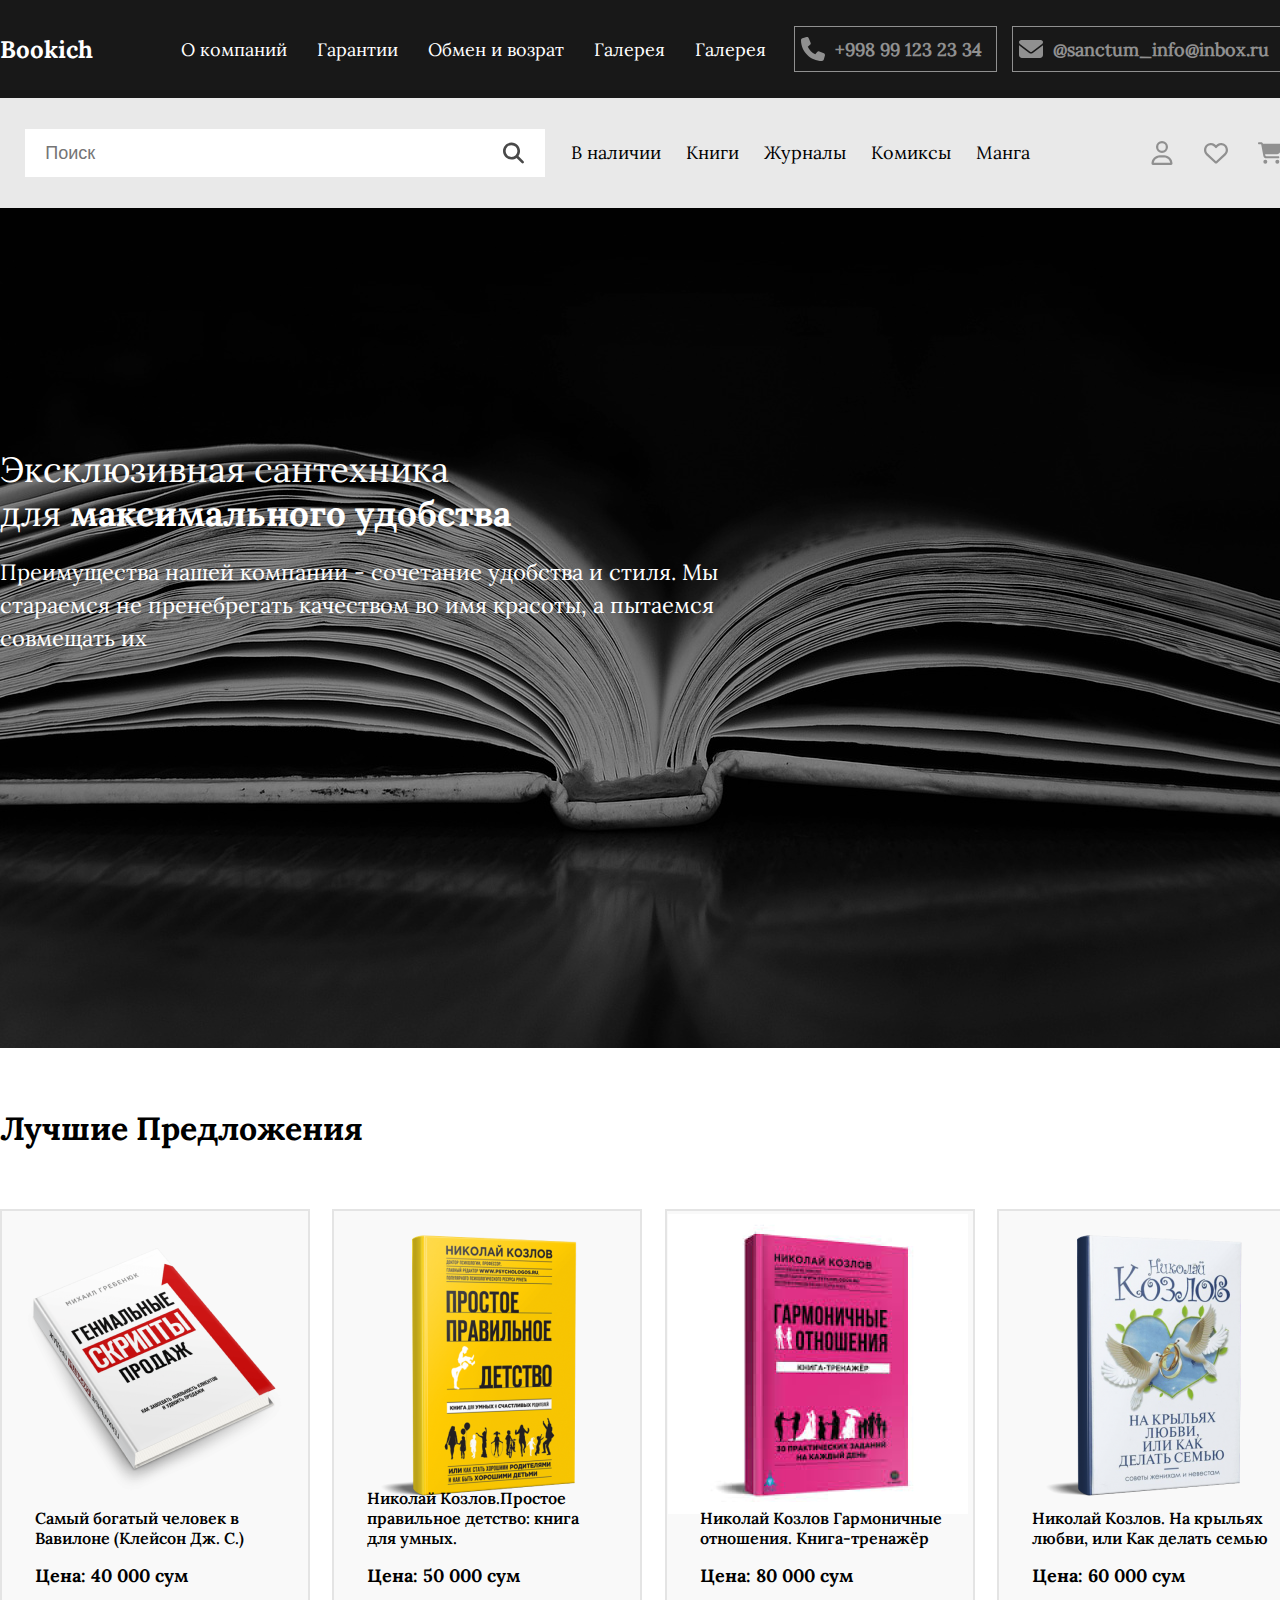
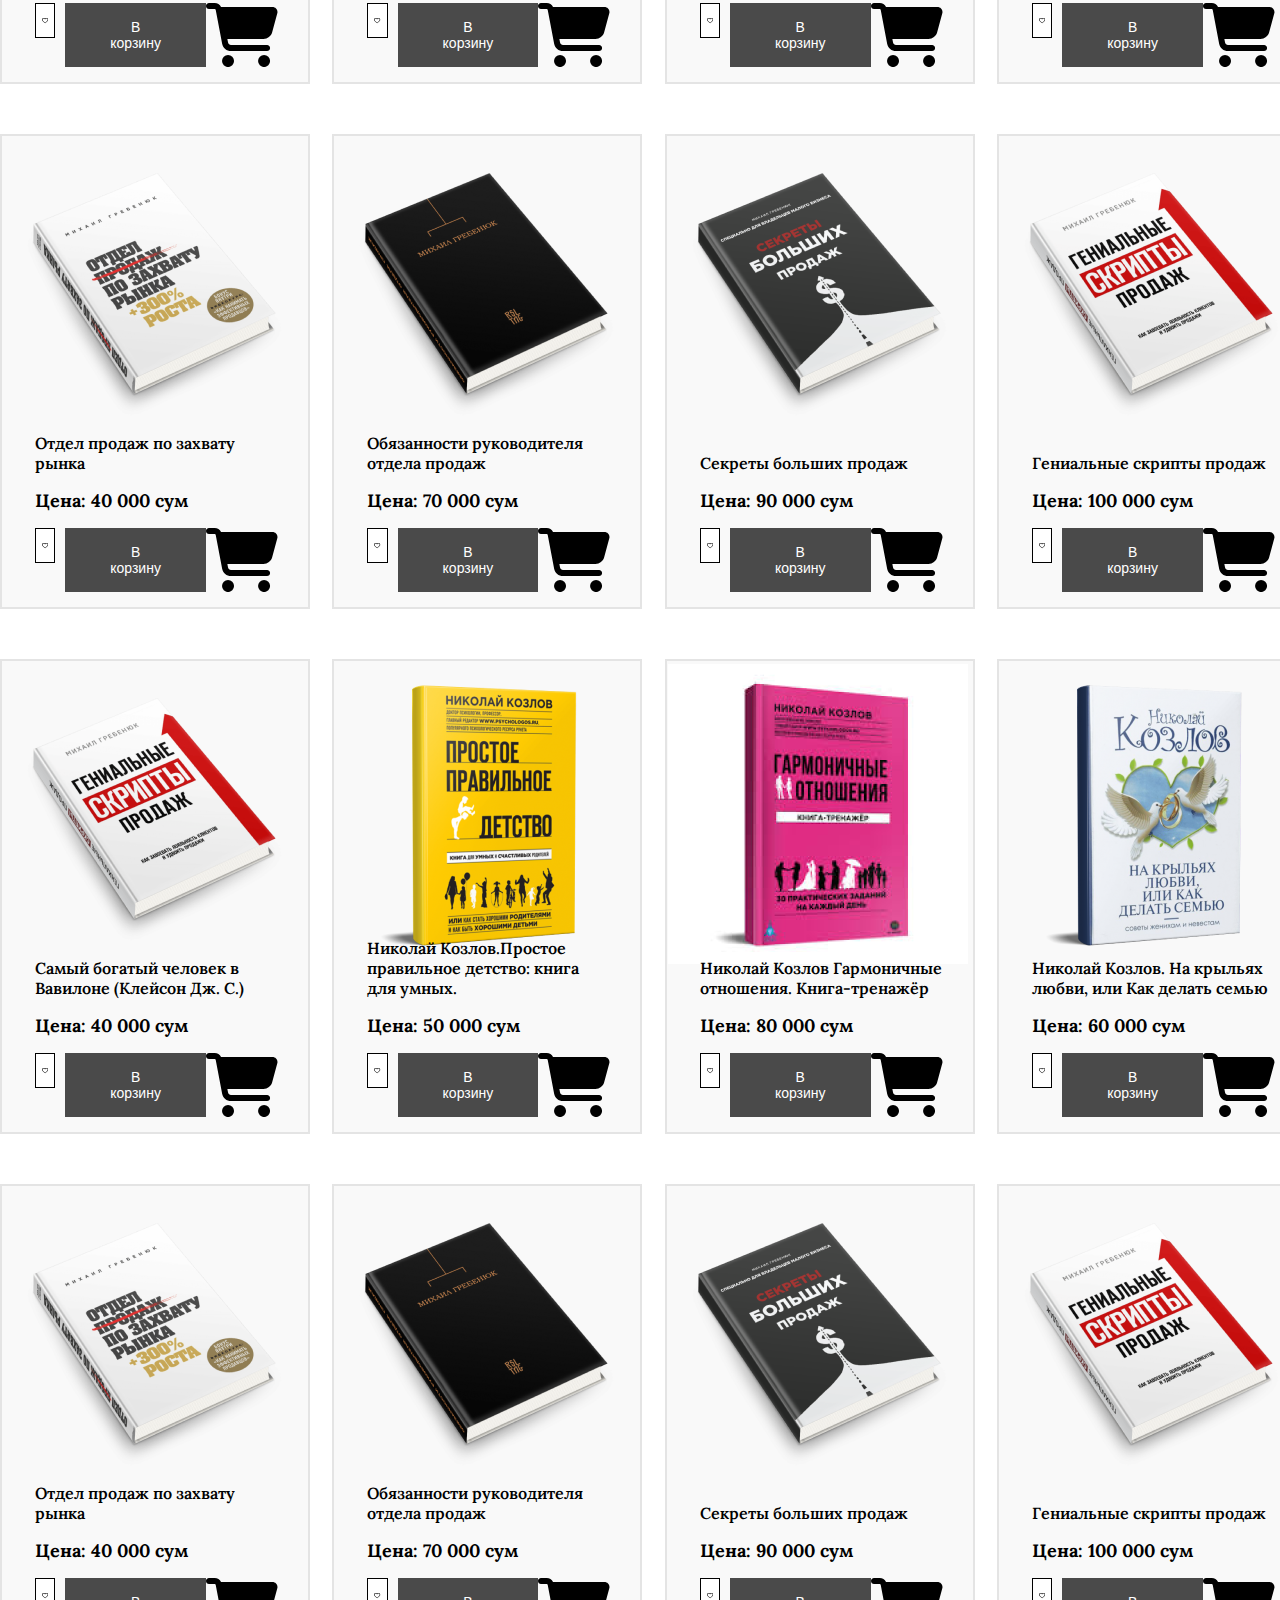
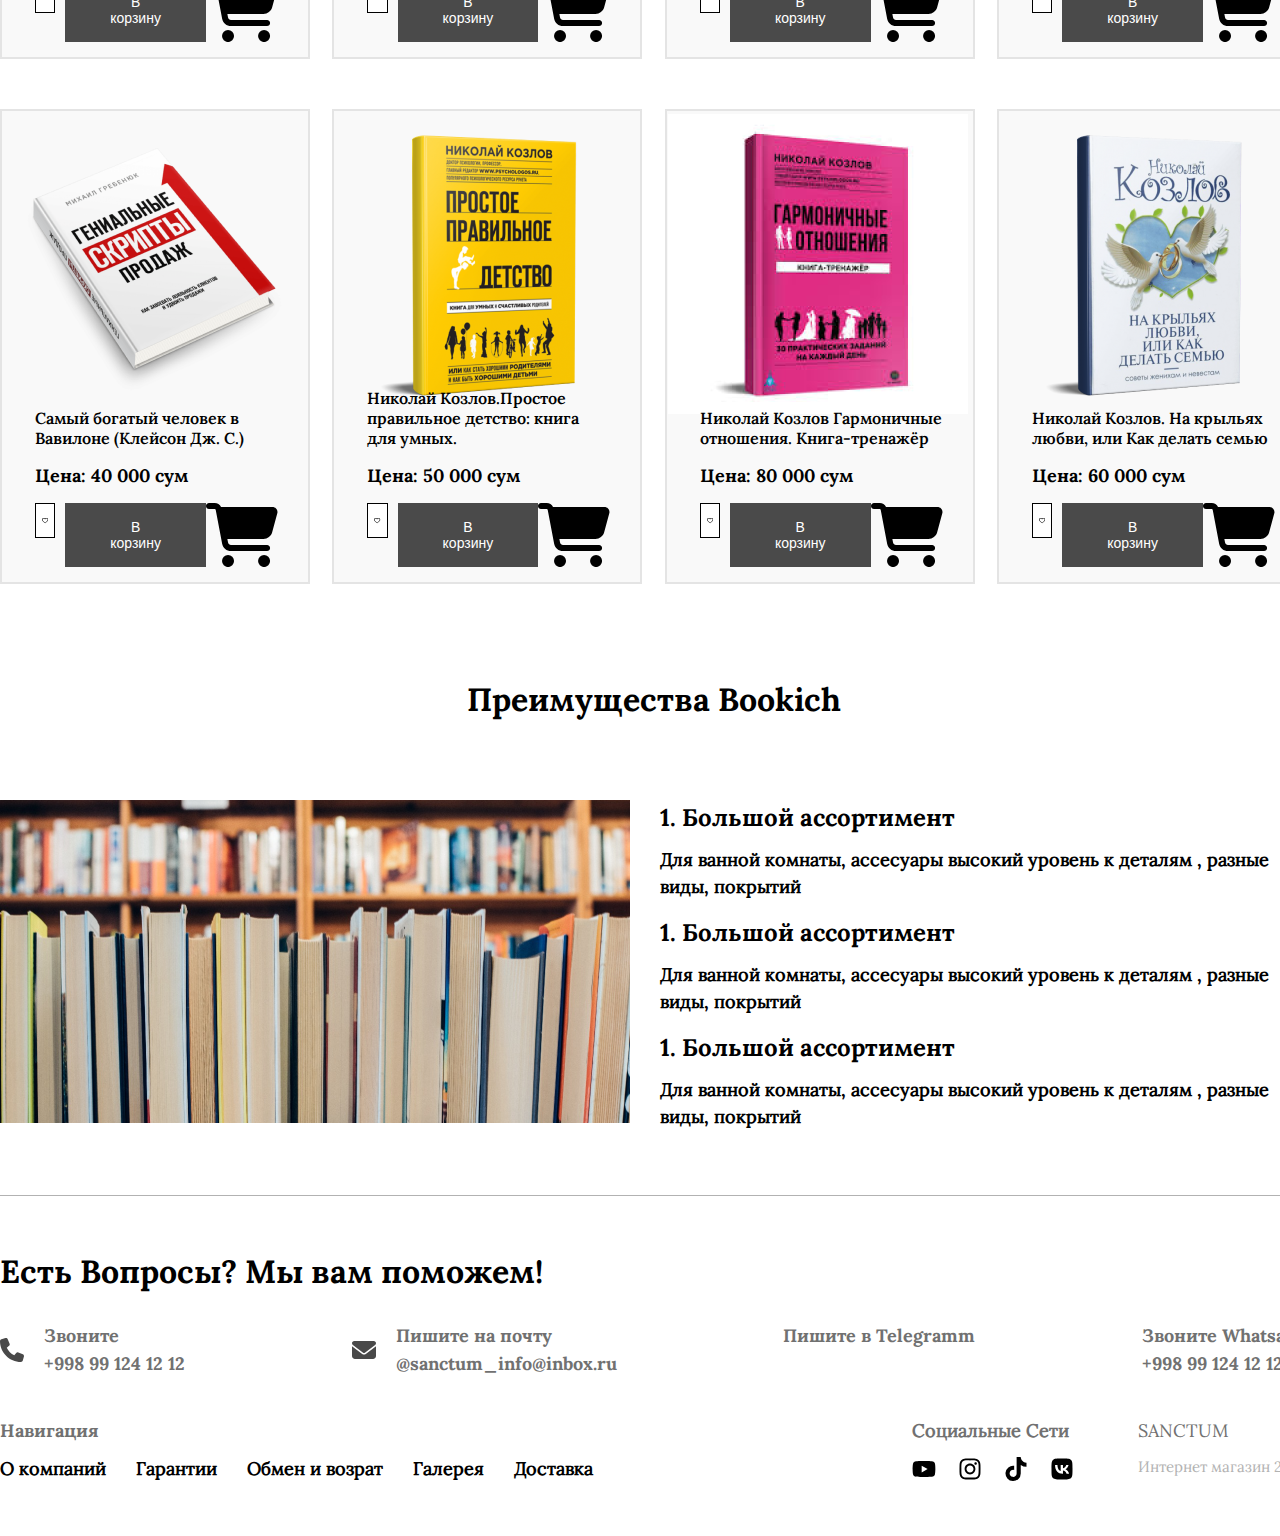
<file: pages/index.html>
<!DOCTYPE html>
<html lang="en">
  <head>
    <meta charset="UTF-8" />
    <meta name="viewport" content="width=device-width, initial-scale=1.0" />
    <title>Bookich</title>
    <link rel="stylesheet" href="../styles/main.css" />
  </head>
  <body>
    <div class="box1">
      <div class="box1__wrap container">
        <a href="./index.html" class="box1__title">Bookich</a>
        <div class="box1__list">
          <a href="./about.html" class="box1__link">О компаний</a>
          <a href="#" class="box1__link">Гарантии</a>
          <a href="#" class="box1__link">Обмен и возрат</a>
          <a href="./instock.html" class="box1__link">Галерея</a>
          <a href="./instock.html" class="box1__link">Галерея</a>
        </div>
        <div class="box1__wrap2">
          <a href="tel:+998 99 123 23 34" class="box1__link2"
            ><svg
              xmlns="http://www.w3.org/2000/svg"
              viewBox="0 0 512 512"
              class="box1__svg"
            >
              <path
                d="M164.9 24.6c-7.7-18.6-28-28.5-47.4-23.2l-88 24C12.1 30.2 0 46 0 64C0 311.4 200.6 512 448 512c18 0 33.8-12.1 38.6-29.5l24-88c5.3-19.4-4.6-39.7-23.2-47.4l-96-40c-16.3-6.8-35.2-2.1-46.3 11.6L304.7 368C234.3 334.7 177.3 277.7 144 207.3L193.3 167c13.7-11.2 18.4-30 11.6-46.3l-40-96z"
              />
            </svg>
            +998 99 123 23 34</a
          >
          <a href="mailto:@sanctum_info@inbox.ru" class="box1__link2"
            ><svg
              xmlns="http://www.w3.org/2000/svg"
              viewBox="0 0 512 512"
              class="box1__svg"
            >
              <path
                d="M48 64C21.5 64 0 85.5 0 112c0 15.1 7.1 29.3 19.2 38.4L236.8 313.6c11.4 8.5 27 8.5 38.4 0L492.8 150.4c12.1-9.1 19.2-23.3 19.2-38.4c0-26.5-21.5-48-48-48H48zM0 176V384c0 35.3 28.7 64 64 64H448c35.3 0 64-28.7 64-64V176L294.4 339.2c-22.8 17.1-54 17.1-76.8 0L0 176z"
              />
            </svg>
            @sanctum_info@inbox.ru</a
          >
        </div>
      </div>
    </div>
    <div class="box2">
      <div class="box2__wrap container">
        <div class="box2__search">
          <input type="text" placeholder="Поиск" class="box2__input" />
          <svg
            xmlns="http://www.w3.org/2000/svg"
            viewBox="0 0 512 512"
            class="box2__svg"
          >
            <path
              d="M416 208c0 45.9-14.9 88.3-40 122.7L502.6 457.4c12.5 12.5 12.5 32.8 0 45.3s-32.8 12.5-45.3 0L330.7 376c-34.4 25.2-76.8 40-122.7 40C93.1 416 0 322.9 0 208S93.1 0 208 0S416 93.1 416 208zM208 352a144 144 0 1 0 0-288 144 144 0 1 0 0 288z"
            />
          </svg>
        </div>
        <div class="box2__cont">
          <div class="box2__cont-list">
            <a href="./instock.html" class="box2__cont-list-link">В наличии</a>
            <a href="#" class="box2__cont-list-link">Книги</a>
            <a href="#" class="box2__cont-list-link">Журналы</a>
            <a href="#" class="box2__cont-list-link">Комиксы</a>
            <a href="#" class="box2__cont-list-link">Манга</a>
          </div>
          <div class="box2__cont-icons">
            <svg
              xmlns="http://www.w3.org/2000/svg"
              viewBox="0 0 448 512"
              class="box2__cont-svg1"
            >
              <path
                d="M304 128a80 80 0 1 0 -160 0 80 80 0 1 0 160 0zM96 128a128 128 0 1 1 256 0A128 128 0 1 1 96 128zM49.3 464H398.7c-8.9-63.3-63.3-112-129-112H178.3c-65.7 0-120.1 48.7-129 112zM0 482.3C0 383.8 79.8 304 178.3 304h91.4C368.2 304 448 383.8 448 482.3c0 16.4-13.3 29.7-29.7 29.7H29.7C13.3 512 0 498.7 0 482.3z"
              />
            </svg>
            <svg
              xmlns="http://www.w3.org/2000/svg"
              viewBox="0 0 512 512"
              class="box2__cont-svg"
            >
              <path
                d="M225.8 468.2l-2.5-2.3L48.1 303.2C17.4 274.7 0 234.7 0 192.8v-3.3c0-70.4 50-130.8 119.2-144C158.6 37.9 198.9 47 231 69.6c9 6.4 17.4 13.8 25 22.3c4.2-4.8 8.7-9.2 13.5-13.3c3.7-3.2 7.5-6.2 11.5-9c0 0 0 0 0 0C313.1 47 353.4 37.9 392.8 45.4C462 58.6 512 119.1 512 189.5v3.3c0 41.9-17.4 81.9-48.1 110.4L288.7 465.9l-2.5 2.3c-8.2 7.6-19 11.9-30.2 11.9s-22-4.2-30.2-11.9zM239.1 145c-.4-.3-.7-.7-1-1.1l-17.8-20c0 0-.1-.1-.1-.1c0 0 0 0 0 0c-23.1-25.9-58-37.7-92-31.2C81.6 101.5 48 142.1 48 189.5v3.3c0 28.5 11.9 55.8 32.8 75.2L256 430.7 431.2 268c20.9-19.4 32.8-46.7 32.8-75.2v-3.3c0-47.3-33.6-88-80.1-96.9c-34-6.5-69 5.4-92 31.2c0 0 0 0-.1 .1s0 0-.1 .1l-17.8 20c-.3 .4-.7 .7-1 1.1c-4.5 4.5-10.6 7-16.9 7s-12.4-2.5-16.9-7z"
              />
            </svg>
            <svg
              xmlns="http://www.w3.org/2000/svg"
              viewBox="0 0 576 512"
              class="box2__cont-svg"
            >
              <path
                d="M0 24C0 10.7 10.7 0 24 0H69.5c22 0 41.5 12.8 50.6 32h411c26.3 0 45.5 25 38.6 50.4l-41 152.3c-8.5 31.4-37 53.3-69.5 53.3H170.7l5.4 28.5c2.2 11.3 12.1 19.5 23.6 19.5H488c13.3 0 24 10.7 24 24s-10.7 24-24 24H199.7c-34.6 0-64.3-24.6-70.7-58.5L77.4 54.5c-.7-3.8-4-6.5-7.9-6.5H24C10.7 48 0 37.3 0 24zM128 464a48 48 0 1 1 96 0 48 48 0 1 1 -96 0zm336-48a48 48 0 1 1 0 96 48 48 0 1 1 0-96z"
              />
            </svg>
          </div>
        </div>
      </div>

      <div class="sign_up">
        <h2 class="sign_up-title">Регистрация</h2>
        <div class="sign_up-box">
          <div class="sign_up-box-card">
            <p class="sign_up-box-card-text">Введите почту</p>
            <input type="email" class="sign_up-box-card-input" />
          </div>
          <div class="sign_up-box-card">
            <p class="sign_up-box-card-text">Создайте пароль</p>
            <input type="password" class="sign_up-box-card-input" />
          </div>
          <div class="sign_up-box-card">
            <p class="sign_up-box-card-text">Повторите пароль</p>
            <input type="password" class="sign_up-box-card-input" />
          </div>
        </div>
        <button class="sign_up-box-btn">Регистрация</button>
        <p class="signin">
          Войти
        </p>
      </div>
      <div class="sign_in">
        <h2 class="sign_up-title">Войти</h2>
        <div class="sign_up-box">
          <div class="sign_up-box-card">
            <p class="sign_up-box-card-text">Введите почту</p>
            <input type="email" class="sign_up-box-card-input" />
          </div>
          <div class="sign_up-box-card">
            <p class="sign_up-box-card-text">Введите пароль</p>
            <input type="password" class="sign_up-box-card-input" />
            <p class="sign_up-box-card-text">Забыли пароль?</p>
          </div>
        </div>
        <button class="sign_in-box-btn">Войти</button>
        <p class="signin2">
          Регистрация
        </p>
      </div>
    </div>
    <div class="banner">
      <div class="banner__wrap container">
        <div class="banner__wrap-desc">
          <h2 class="banner__wrap-desc-title">
            Эксклюзивная сантехника для
            <span class="banner__wrap-span"> максимального удобства </span>
          </h2>
          <p class="banner__wrap-desc-text">
            Преимущества нашей компании - сочетание удобства и стиля. Мы
            стараемся не пренебрегать качеством во имя красоты, а пытаемся
            совмещать их
          </p>
        </div>
      </div>
    </div>
    <section>
      <div class="section__wrap container">
        <h2 class="section__title">Лучшие Предложения</h2>
        <div class="section__cont">
          <div class="section__cards">
            <a href="./book1.html" class="section__cards-card">
              <img src="../img/books/book1.png" alt="" class="card-img" />
              <div class="card-desc">
                <p class="card-desc-text">
                  Самый богатый человек в Вавилоне (Клейсон Дж. С.)
                </p>
                <p class="card-desc-price">Цена: 40 000 сум</p>
                <div class="card-buy">
                  <svg
                    xmlns="http://www.w3.org/2000/svg"
                    viewBox="0 0 512 512"
                    class="card-buy-svg"
                  >
                    <path
                      d="M225.8 468.2l-2.5-2.3L48.1 303.2C17.4 274.7 0 234.7 0 192.8v-3.3c0-70.4 50-130.8 119.2-144C158.6 37.9 198.9 47 231 69.6c9 6.4 17.4 13.8 25 22.3c4.2-4.8 8.7-9.2 13.5-13.3c3.7-3.2 7.5-6.2 11.5-9c0 0 0 0 0 0C313.1 47 353.4 37.9 392.8 45.4C462 58.6 512 119.1 512 189.5v3.3c0 41.9-17.4 81.9-48.1 110.4L288.7 465.9l-2.5 2.3c-8.2 7.6-19 11.9-30.2 11.9s-22-4.2-30.2-11.9zM239.1 145c-.4-.3-.7-.7-1-1.1l-17.8-20c0 0-.1-.1-.1-.1c0 0 0 0 0 0c-23.1-25.9-58-37.7-92-31.2C81.6 101.5 48 142.1 48 189.5v3.3c0 28.5 11.9 55.8 32.8 75.2L256 430.7 431.2 268c20.9-19.4 32.8-46.7 32.8-75.2v-3.3c0-47.3-33.6-88-80.1-96.9c-34-6.5-69 5.4-92 31.2c0 0 0 0-.1 .1s0 0-.1 .1l-17.8 20c-.3 .4-.7 .7-1 1.1c-4.5 4.5-10.6 7-16.9 7s-12.4-2.5-16.9-7z"
                    />
                  </svg>
                  <button class="card-buy-btn">В корзину</button>
                  <svg
                    xmlns="http://www.w3.org/2000/svg"
                    viewBox="0 0 576 512"
                    class="card-buy-svg2"
                  >
                    <path
                      d="M0 24C0 10.7 10.7 0 24 0H69.5c22 0 41.5 12.8 50.6 32h411c26.3 0 45.5 25 38.6 50.4l-41 152.3c-8.5 31.4-37 53.3-69.5 53.3H170.7l5.4 28.5c2.2 11.3 12.1 19.5 23.6 19.5H488c13.3 0 24 10.7 24 24s-10.7 24-24 24H199.7c-34.6 0-64.3-24.6-70.7-58.5L77.4 54.5c-.7-3.8-4-6.5-7.9-6.5H24C10.7 48 0 37.3 0 24zM128 464a48 48 0 1 1 96 0 48 48 0 1 1 -96 0zm336-48a48 48 0 1 1 0 96 48 48 0 1 1 0-96z"
                    />
                  </svg>
                </div>
              </div>
            </a>
            <a href="./book2.html" class="section__cards-card">
              <img src="../img/books/book2.png" alt="" class="card-img" />
              <div class="card-desc">
                <p class="card-desc-text">
                  Николай Козлов.Простое правильное детство: книга для умных.
                </p>
                <p class="card-desc-price">Цена: 50 000 сум</p>
                <div class="card-buy">
                  <svg
                    xmlns="http://www.w3.org/2000/svg"
                    viewBox="0 0 512 512"
                    class="card-buy-svg"
                  >
                    <path
                      d="M225.8 468.2l-2.5-2.3L48.1 303.2C17.4 274.7 0 234.7 0 192.8v-3.3c0-70.4 50-130.8 119.2-144C158.6 37.9 198.9 47 231 69.6c9 6.4 17.4 13.8 25 22.3c4.2-4.8 8.7-9.2 13.5-13.3c3.7-3.2 7.5-6.2 11.5-9c0 0 0 0 0 0C313.1 47 353.4 37.9 392.8 45.4C462 58.6 512 119.1 512 189.5v3.3c0 41.9-17.4 81.9-48.1 110.4L288.7 465.9l-2.5 2.3c-8.2 7.6-19 11.9-30.2 11.9s-22-4.2-30.2-11.9zM239.1 145c-.4-.3-.7-.7-1-1.1l-17.8-20c0 0-.1-.1-.1-.1c0 0 0 0 0 0c-23.1-25.9-58-37.7-92-31.2C81.6 101.5 48 142.1 48 189.5v3.3c0 28.5 11.9 55.8 32.8 75.2L256 430.7 431.2 268c20.9-19.4 32.8-46.7 32.8-75.2v-3.3c0-47.3-33.6-88-80.1-96.9c-34-6.5-69 5.4-92 31.2c0 0 0 0-.1 .1s0 0-.1 .1l-17.8 20c-.3 .4-.7 .7-1 1.1c-4.5 4.5-10.6 7-16.9 7s-12.4-2.5-16.9-7z"
                    />
                  </svg>
                  <button class="card-buy-btn">В корзину</button>
                  <svg
                    xmlns="http://www.w3.org/2000/svg"
                    viewBox="0 0 576 512"
                    class="card-buy-svg2"
                  >
                    <path
                      d="M0 24C0 10.7 10.7 0 24 0H69.5c22 0 41.5 12.8 50.6 32h411c26.3 0 45.5 25 38.6 50.4l-41 152.3c-8.5 31.4-37 53.3-69.5 53.3H170.7l5.4 28.5c2.2 11.3 12.1 19.5 23.6 19.5H488c13.3 0 24 10.7 24 24s-10.7 24-24 24H199.7c-34.6 0-64.3-24.6-70.7-58.5L77.4 54.5c-.7-3.8-4-6.5-7.9-6.5H24C10.7 48 0 37.3 0 24zM128 464a48 48 0 1 1 96 0 48 48 0 1 1 -96 0zm336-48a48 48 0 1 1 0 96 48 48 0 1 1 0-96z"
                    />
                  </svg>
                </div>
              </div>
            </a>
            <a href="./book3.html" class="section__cards-card">
              <img src="../img/books/book3.png" alt="" class="card-img" />
              <div class="card-desc">
                <p class="card-desc-text">
                  Николай Козлов Гармоничные отношения. Книга-тренажёр
                </p>
                <p class="card-desc-price">Цена: 80 000 сум</p>
                <div class="card-buy">
                  <svg
                    xmlns="http://www.w3.org/2000/svg"
                    viewBox="0 0 512 512"
                    class="card-buy-svg"
                  >
                    <path
                      d="M225.8 468.2l-2.5-2.3L48.1 303.2C17.4 274.7 0 234.7 0 192.8v-3.3c0-70.4 50-130.8 119.2-144C158.6 37.9 198.9 47 231 69.6c9 6.4 17.4 13.8 25 22.3c4.2-4.8 8.7-9.2 13.5-13.3c3.7-3.2 7.5-6.2 11.5-9c0 0 0 0 0 0C313.1 47 353.4 37.9 392.8 45.4C462 58.6 512 119.1 512 189.5v3.3c0 41.9-17.4 81.9-48.1 110.4L288.7 465.9l-2.5 2.3c-8.2 7.6-19 11.9-30.2 11.9s-22-4.2-30.2-11.9zM239.1 145c-.4-.3-.7-.7-1-1.1l-17.8-20c0 0-.1-.1-.1-.1c0 0 0 0 0 0c-23.1-25.9-58-37.7-92-31.2C81.6 101.5 48 142.1 48 189.5v3.3c0 28.5 11.9 55.8 32.8 75.2L256 430.7 431.2 268c20.9-19.4 32.8-46.7 32.8-75.2v-3.3c0-47.3-33.6-88-80.1-96.9c-34-6.5-69 5.4-92 31.2c0 0 0 0-.1 .1s0 0-.1 .1l-17.8 20c-.3 .4-.7 .7-1 1.1c-4.5 4.5-10.6 7-16.9 7s-12.4-2.5-16.9-7z"
                    />
                  </svg>
                  <button class="card-buy-btn">В корзину</button>
                  <svg
                    xmlns="http://www.w3.org/2000/svg"
                    viewBox="0 0 576 512"
                    class="card-buy-svg2"
                  >
                    <path
                      d="M0 24C0 10.7 10.7 0 24 0H69.5c22 0 41.5 12.8 50.6 32h411c26.3 0 45.5 25 38.6 50.4l-41 152.3c-8.5 31.4-37 53.3-69.5 53.3H170.7l5.4 28.5c2.2 11.3 12.1 19.5 23.6 19.5H488c13.3 0 24 10.7 24 24s-10.7 24-24 24H199.7c-34.6 0-64.3-24.6-70.7-58.5L77.4 54.5c-.7-3.8-4-6.5-7.9-6.5H24C10.7 48 0 37.3 0 24zM128 464a48 48 0 1 1 96 0 48 48 0 1 1 -96 0zm336-48a48 48 0 1 1 0 96 48 48 0 1 1 0-96z"
                    />
                  </svg>
                </div>
              </div>
            </a>
            <a href="./book4.html" class="section__cards-card">
              <img src="../img/books/book4.png" alt="" class="card-img" />
              <div class="card-desc">
                <p class="card-desc-text">
                  Николай Козлов. На крыльях любви, или Как делать семью
                </p>
                <p class="card-desc-price">Цена: 60 000 сум</p>
                <div class="card-buy">
                  <svg
                    xmlns="http://www.w3.org/2000/svg"
                    viewBox="0 0 512 512"
                    class="card-buy-svg"
                  >
                    <path
                      d="M225.8 468.2l-2.5-2.3L48.1 303.2C17.4 274.7 0 234.7 0 192.8v-3.3c0-70.4 50-130.8 119.2-144C158.6 37.9 198.9 47 231 69.6c9 6.4 17.4 13.8 25 22.3c4.2-4.8 8.7-9.2 13.5-13.3c3.7-3.2 7.5-6.2 11.5-9c0 0 0 0 0 0C313.1 47 353.4 37.9 392.8 45.4C462 58.6 512 119.1 512 189.5v3.3c0 41.9-17.4 81.9-48.1 110.4L288.7 465.9l-2.5 2.3c-8.2 7.6-19 11.9-30.2 11.9s-22-4.2-30.2-11.9zM239.1 145c-.4-.3-.7-.7-1-1.1l-17.8-20c0 0-.1-.1-.1-.1c0 0 0 0 0 0c-23.1-25.9-58-37.7-92-31.2C81.6 101.5 48 142.1 48 189.5v3.3c0 28.5 11.9 55.8 32.8 75.2L256 430.7 431.2 268c20.9-19.4 32.8-46.7 32.8-75.2v-3.3c0-47.3-33.6-88-80.1-96.9c-34-6.5-69 5.4-92 31.2c0 0 0 0-.1 .1s0 0-.1 .1l-17.8 20c-.3 .4-.7 .7-1 1.1c-4.5 4.5-10.6 7-16.9 7s-12.4-2.5-16.9-7z"
                    />
                  </svg>
                  <button class="card-buy-btn">В корзину</button>
                  <svg
                    xmlns="http://www.w3.org/2000/svg"
                    viewBox="0 0 576 512"
                    class="card-buy-svg2"
                  >
                    <path
                      d="M0 24C0 10.7 10.7 0 24 0H69.5c22 0 41.5 12.8 50.6 32h411c26.3 0 45.5 25 38.6 50.4l-41 152.3c-8.5 31.4-37 53.3-69.5 53.3H170.7l5.4 28.5c2.2 11.3 12.1 19.5 23.6 19.5H488c13.3 0 24 10.7 24 24s-10.7 24-24 24H199.7c-34.6 0-64.3-24.6-70.7-58.5L77.4 54.5c-.7-3.8-4-6.5-7.9-6.5H24C10.7 48 0 37.3 0 24zM128 464a48 48 0 1 1 96 0 48 48 0 1 1 -96 0zm336-48a48 48 0 1 1 0 96 48 48 0 1 1 0-96z"
                    />
                  </svg>
                </div>
              </div>
            </a>
          </div>
          <div class="section__cards">
            <a href="./book5.html" class="section__cards-card">
              <img src="../img/books/book5.png" alt="" class="card-img" />
              <div class="card-desc">
                <p class="card-desc-text">Отдел продаж по захвату рынка</p>
                <p class="card-desc-price">Цена: 40 000 сум</p>
                <div class="card-buy">
                  <svg
                    xmlns="http://www.w3.org/2000/svg"
                    viewBox="0 0 512 512"
                    class="card-buy-svg"
                  >
                    <path
                      d="M225.8 468.2l-2.5-2.3L48.1 303.2C17.4 274.7 0 234.7 0 192.8v-3.3c0-70.4 50-130.8 119.2-144C158.6 37.9 198.9 47 231 69.6c9 6.4 17.4 13.8 25 22.3c4.2-4.8 8.7-9.2 13.5-13.3c3.7-3.2 7.5-6.2 11.5-9c0 0 0 0 0 0C313.1 47 353.4 37.9 392.8 45.4C462 58.6 512 119.1 512 189.5v3.3c0 41.9-17.4 81.9-48.1 110.4L288.7 465.9l-2.5 2.3c-8.2 7.6-19 11.9-30.2 11.9s-22-4.2-30.2-11.9zM239.1 145c-.4-.3-.7-.7-1-1.1l-17.8-20c0 0-.1-.1-.1-.1c0 0 0 0 0 0c-23.1-25.9-58-37.7-92-31.2C81.6 101.5 48 142.1 48 189.5v3.3c0 28.5 11.9 55.8 32.8 75.2L256 430.7 431.2 268c20.9-19.4 32.8-46.7 32.8-75.2v-3.3c0-47.3-33.6-88-80.1-96.9c-34-6.5-69 5.4-92 31.2c0 0 0 0-.1 .1s0 0-.1 .1l-17.8 20c-.3 .4-.7 .7-1 1.1c-4.5 4.5-10.6 7-16.9 7s-12.4-2.5-16.9-7z"
                    />
                  </svg>
                  <button class="card-buy-btn">В корзину</button>
                  <svg
                    xmlns="http://www.w3.org/2000/svg"
                    viewBox="0 0 576 512"
                    class="card-buy-svg2"
                  >
                    <path
                      d="M0 24C0 10.7 10.7 0 24 0H69.5c22 0 41.5 12.8 50.6 32h411c26.3 0 45.5 25 38.6 50.4l-41 152.3c-8.5 31.4-37 53.3-69.5 53.3H170.7l5.4 28.5c2.2 11.3 12.1 19.5 23.6 19.5H488c13.3 0 24 10.7 24 24s-10.7 24-24 24H199.7c-34.6 0-64.3-24.6-70.7-58.5L77.4 54.5c-.7-3.8-4-6.5-7.9-6.5H24C10.7 48 0 37.3 0 24zM128 464a48 48 0 1 1 96 0 48 48 0 1 1 -96 0zm336-48a48 48 0 1 1 0 96 48 48 0 1 1 0-96z"
                    />
                  </svg>
                </div>
              </div>
            </a>
            <a href="./book6.html" class="section__cards-card">
              <img src="../img/books/book6.png" alt="" class="card-img" />
              <div class="card-desc">
                <p class="card-desc-text">
                  Обязанности руководителя отдела продаж
                </p>
                <p class="card-desc-price">Цена: 70 000 сум</p>
                <div class="card-buy">
                  <svg
                    xmlns="http://www.w3.org/2000/svg"
                    viewBox="0 0 512 512"
                    class="card-buy-svg"
                  >
                    <path
                      d="M225.8 468.2l-2.5-2.3L48.1 303.2C17.4 274.7 0 234.7 0 192.8v-3.3c0-70.4 50-130.8 119.2-144C158.6 37.9 198.9 47 231 69.6c9 6.4 17.4 13.8 25 22.3c4.2-4.8 8.7-9.2 13.5-13.3c3.7-3.2 7.5-6.2 11.5-9c0 0 0 0 0 0C313.1 47 353.4 37.9 392.8 45.4C462 58.6 512 119.1 512 189.5v3.3c0 41.9-17.4 81.9-48.1 110.4L288.7 465.9l-2.5 2.3c-8.2 7.6-19 11.9-30.2 11.9s-22-4.2-30.2-11.9zM239.1 145c-.4-.3-.7-.7-1-1.1l-17.8-20c0 0-.1-.1-.1-.1c0 0 0 0 0 0c-23.1-25.9-58-37.7-92-31.2C81.6 101.5 48 142.1 48 189.5v3.3c0 28.5 11.9 55.8 32.8 75.2L256 430.7 431.2 268c20.9-19.4 32.8-46.7 32.8-75.2v-3.3c0-47.3-33.6-88-80.1-96.9c-34-6.5-69 5.4-92 31.2c0 0 0 0-.1 .1s0 0-.1 .1l-17.8 20c-.3 .4-.7 .7-1 1.1c-4.5 4.5-10.6 7-16.9 7s-12.4-2.5-16.9-7z"
                    />
                  </svg>
                  <button class="card-buy-btn">В корзину</button>
                  <svg
                    xmlns="http://www.w3.org/2000/svg"
                    viewBox="0 0 576 512"
                    class="card-buy-svg2"
                  >
                    <path
                      d="M0 24C0 10.7 10.7 0 24 0H69.5c22 0 41.5 12.8 50.6 32h411c26.3 0 45.5 25 38.6 50.4l-41 152.3c-8.5 31.4-37 53.3-69.5 53.3H170.7l5.4 28.5c2.2 11.3 12.1 19.5 23.6 19.5H488c13.3 0 24 10.7 24 24s-10.7 24-24 24H199.7c-34.6 0-64.3-24.6-70.7-58.5L77.4 54.5c-.7-3.8-4-6.5-7.9-6.5H24C10.7 48 0 37.3 0 24zM128 464a48 48 0 1 1 96 0 48 48 0 1 1 -96 0zm336-48a48 48 0 1 1 0 96 48 48 0 1 1 0-96z"
                    />
                  </svg>
                </div>
              </div>
            </a>
            <a href="./book7.html" class="section__cards-card">
              <img src="../img/books/book7.png" alt="" class="card-img" />
              <div class="card-desc">
                <p class="card-desc-text">Секреты больших продаж</p>
                <p class="card-desc-price">Цена: 90 000 сум</p>
                <div class="card-buy">
                  <svg
                    xmlns="http://www.w3.org/2000/svg"
                    viewBox="0 0 512 512"
                    class="card-buy-svg"
                  >
                    <path
                      d="M225.8 468.2l-2.5-2.3L48.1 303.2C17.4 274.7 0 234.7 0 192.8v-3.3c0-70.4 50-130.8 119.2-144C158.6 37.9 198.9 47 231 69.6c9 6.4 17.4 13.8 25 22.3c4.2-4.8 8.7-9.2 13.5-13.3c3.7-3.2 7.5-6.2 11.5-9c0 0 0 0 0 0C313.1 47 353.4 37.9 392.8 45.4C462 58.6 512 119.1 512 189.5v3.3c0 41.9-17.4 81.9-48.1 110.4L288.7 465.9l-2.5 2.3c-8.2 7.6-19 11.9-30.2 11.9s-22-4.2-30.2-11.9zM239.1 145c-.4-.3-.7-.7-1-1.1l-17.8-20c0 0-.1-.1-.1-.1c0 0 0 0 0 0c-23.1-25.9-58-37.7-92-31.2C81.6 101.5 48 142.1 48 189.5v3.3c0 28.5 11.9 55.8 32.8 75.2L256 430.7 431.2 268c20.9-19.4 32.8-46.7 32.8-75.2v-3.3c0-47.3-33.6-88-80.1-96.9c-34-6.5-69 5.4-92 31.2c0 0 0 0-.1 .1s0 0-.1 .1l-17.8 20c-.3 .4-.7 .7-1 1.1c-4.5 4.5-10.6 7-16.9 7s-12.4-2.5-16.9-7z"
                    />
                  </svg>
                  <button class="card-buy-btn">В корзину</button>
                  <svg
                    xmlns="http://www.w3.org/2000/svg"
                    viewBox="0 0 576 512"
                    class="card-buy-svg2"
                  >
                    <path
                      d="M0 24C0 10.7 10.7 0 24 0H69.5c22 0 41.5 12.8 50.6 32h411c26.3 0 45.5 25 38.6 50.4l-41 152.3c-8.5 31.4-37 53.3-69.5 53.3H170.7l5.4 28.5c2.2 11.3 12.1 19.5 23.6 19.5H488c13.3 0 24 10.7 24 24s-10.7 24-24 24H199.7c-34.6 0-64.3-24.6-70.7-58.5L77.4 54.5c-.7-3.8-4-6.5-7.9-6.5H24C10.7 48 0 37.3 0 24zM128 464a48 48 0 1 1 96 0 48 48 0 1 1 -96 0zm336-48a48 48 0 1 1 0 96 48 48 0 1 1 0-96z"
                    />
                  </svg>
                </div>
              </div>
            </a>
            <a href="./book8.html" class="section__cards-card">
              <img src="../img/books/book1.png" alt="" class="card-img" />
              <div class="card-desc">
                <p class="card-desc-text">Гениальные скрипты продаж</p>
                <p class="card-desc-price">Цена: 100 000 сум</p>
                <div class="card-buy">
                  <svg
                    xmlns="http://www.w3.org/2000/svg"
                    viewBox="0 0 512 512"
                    class="card-buy-svg"
                  >
                    <path
                      d="M225.8 468.2l-2.5-2.3L48.1 303.2C17.4 274.7 0 234.7 0 192.8v-3.3c0-70.4 50-130.8 119.2-144C158.6 37.9 198.9 47 231 69.6c9 6.4 17.4 13.8 25 22.3c4.2-4.8 8.7-9.2 13.5-13.3c3.7-3.2 7.5-6.2 11.5-9c0 0 0 0 0 0C313.1 47 353.4 37.9 392.8 45.4C462 58.6 512 119.1 512 189.5v3.3c0 41.9-17.4 81.9-48.1 110.4L288.7 465.9l-2.5 2.3c-8.2 7.6-19 11.9-30.2 11.9s-22-4.2-30.2-11.9zM239.1 145c-.4-.3-.7-.7-1-1.1l-17.8-20c0 0-.1-.1-.1-.1c0 0 0 0 0 0c-23.1-25.9-58-37.7-92-31.2C81.6 101.5 48 142.1 48 189.5v3.3c0 28.5 11.9 55.8 32.8 75.2L256 430.7 431.2 268c20.9-19.4 32.8-46.7 32.8-75.2v-3.3c0-47.3-33.6-88-80.1-96.9c-34-6.5-69 5.4-92 31.2c0 0 0 0-.1 .1s0 0-.1 .1l-17.8 20c-.3 .4-.7 .7-1 1.1c-4.5 4.5-10.6 7-16.9 7s-12.4-2.5-16.9-7z"
                    />
                  </svg>
                  <button class="card-buy-btn">В корзину</button>
                  <svg
                    xmlns="http://www.w3.org/2000/svg"
                    viewBox="0 0 576 512"
                    class="card-buy-svg2"
                  >
                    <path
                      d="M0 24C0 10.7 10.7 0 24 0H69.5c22 0 41.5 12.8 50.6 32h411c26.3 0 45.5 25 38.6 50.4l-41 152.3c-8.5 31.4-37 53.3-69.5 53.3H170.7l5.4 28.5c2.2 11.3 12.1 19.5 23.6 19.5H488c13.3 0 24 10.7 24 24s-10.7 24-24 24H199.7c-34.6 0-64.3-24.6-70.7-58.5L77.4 54.5c-.7-3.8-4-6.5-7.9-6.5H24C10.7 48 0 37.3 0 24zM128 464a48 48 0 1 1 96 0 48 48 0 1 1 -96 0zm336-48a48 48 0 1 1 0 96 48 48 0 1 1 0-96z"
                    />
                  </svg>
                </div>
              </div>
            </a>
          </div>
          <div class="section__cards">
            <a href="./book1.html" class="section__cards-card">
              <img src="../img/books/book1.png" alt="" class="card-img" />
              <div class="card-desc">
                <p class="card-desc-text">
                  Самый богатый человек в Вавилоне (Клейсон Дж. С.)
                </p>
                <p class="card-desc-price">Цена: 40 000 сум</p>
                <div class="card-buy">
                  <svg
                    xmlns="http://www.w3.org/2000/svg"
                    viewBox="0 0 512 512"
                    class="card-buy-svg"
                  >
                    <path
                      d="M225.8 468.2l-2.5-2.3L48.1 303.2C17.4 274.7 0 234.7 0 192.8v-3.3c0-70.4 50-130.8 119.2-144C158.6 37.9 198.9 47 231 69.6c9 6.4 17.4 13.8 25 22.3c4.2-4.8 8.7-9.2 13.5-13.3c3.7-3.2 7.5-6.2 11.5-9c0 0 0 0 0 0C313.1 47 353.4 37.9 392.8 45.4C462 58.6 512 119.1 512 189.5v3.3c0 41.9-17.4 81.9-48.1 110.4L288.7 465.9l-2.5 2.3c-8.2 7.6-19 11.9-30.2 11.9s-22-4.2-30.2-11.9zM239.1 145c-.4-.3-.7-.7-1-1.1l-17.8-20c0 0-.1-.1-.1-.1c0 0 0 0 0 0c-23.1-25.9-58-37.7-92-31.2C81.6 101.5 48 142.1 48 189.5v3.3c0 28.5 11.9 55.8 32.8 75.2L256 430.7 431.2 268c20.9-19.4 32.8-46.7 32.8-75.2v-3.3c0-47.3-33.6-88-80.1-96.9c-34-6.5-69 5.4-92 31.2c0 0 0 0-.1 .1s0 0-.1 .1l-17.8 20c-.3 .4-.7 .7-1 1.1c-4.5 4.5-10.6 7-16.9 7s-12.4-2.5-16.9-7z"
                    />
                  </svg>
                  <button class="card-buy-btn">В корзину</button>
                  <svg
                    xmlns="http://www.w3.org/2000/svg"
                    viewBox="0 0 576 512"
                    class="card-buy-svg2"
                  >
                    <path
                      d="M0 24C0 10.7 10.7 0 24 0H69.5c22 0 41.5 12.8 50.6 32h411c26.3 0 45.5 25 38.6 50.4l-41 152.3c-8.5 31.4-37 53.3-69.5 53.3H170.7l5.4 28.5c2.2 11.3 12.1 19.5 23.6 19.5H488c13.3 0 24 10.7 24 24s-10.7 24-24 24H199.7c-34.6 0-64.3-24.6-70.7-58.5L77.4 54.5c-.7-3.8-4-6.5-7.9-6.5H24C10.7 48 0 37.3 0 24zM128 464a48 48 0 1 1 96 0 48 48 0 1 1 -96 0zm336-48a48 48 0 1 1 0 96 48 48 0 1 1 0-96z"
                    />
                  </svg>
                </div>
              </div>
            </a>
            <a href="./book2.html" class="section__cards-card">
              <img src="../img/books/book2.png" alt="" class="card-img" />
              <div class="card-desc">
                <p class="card-desc-text">
                  Николай Козлов.Простое правильное детство: книга для умных.
                </p>
                <p class="card-desc-price">Цена: 50 000 сум</p>
                <div class="card-buy">
                  <svg
                    xmlns="http://www.w3.org/2000/svg"
                    viewBox="0 0 512 512"
                    class="card-buy-svg"
                  >
                    <path
                      d="M225.8 468.2l-2.5-2.3L48.1 303.2C17.4 274.7 0 234.7 0 192.8v-3.3c0-70.4 50-130.8 119.2-144C158.6 37.9 198.9 47 231 69.6c9 6.4 17.4 13.8 25 22.3c4.2-4.8 8.7-9.2 13.5-13.3c3.7-3.2 7.5-6.2 11.5-9c0 0 0 0 0 0C313.1 47 353.4 37.9 392.8 45.4C462 58.6 512 119.1 512 189.5v3.3c0 41.9-17.4 81.9-48.1 110.4L288.7 465.9l-2.5 2.3c-8.2 7.6-19 11.9-30.2 11.9s-22-4.2-30.2-11.9zM239.1 145c-.4-.3-.7-.7-1-1.1l-17.8-20c0 0-.1-.1-.1-.1c0 0 0 0 0 0c-23.1-25.9-58-37.7-92-31.2C81.6 101.5 48 142.1 48 189.5v3.3c0 28.5 11.9 55.8 32.8 75.2L256 430.7 431.2 268c20.9-19.4 32.8-46.7 32.8-75.2v-3.3c0-47.3-33.6-88-80.1-96.9c-34-6.5-69 5.4-92 31.2c0 0 0 0-.1 .1s0 0-.1 .1l-17.8 20c-.3 .4-.7 .7-1 1.1c-4.5 4.5-10.6 7-16.9 7s-12.4-2.5-16.9-7z"
                    />
                  </svg>
                  <button class="card-buy-btn">В корзину</button>
                  <svg
                    xmlns="http://www.w3.org/2000/svg"
                    viewBox="0 0 576 512"
                    class="card-buy-svg2"
                  >
                    <path
                      d="M0 24C0 10.7 10.7 0 24 0H69.5c22 0 41.5 12.8 50.6 32h411c26.3 0 45.5 25 38.6 50.4l-41 152.3c-8.5 31.4-37 53.3-69.5 53.3H170.7l5.4 28.5c2.2 11.3 12.1 19.5 23.6 19.5H488c13.3 0 24 10.7 24 24s-10.7 24-24 24H199.7c-34.6 0-64.3-24.6-70.7-58.5L77.4 54.5c-.7-3.8-4-6.5-7.9-6.5H24C10.7 48 0 37.3 0 24zM128 464a48 48 0 1 1 96 0 48 48 0 1 1 -96 0zm336-48a48 48 0 1 1 0 96 48 48 0 1 1 0-96z"
                    />
                  </svg>
                </div>
              </div>
            </a>
            <a href="./book3.html" class="section__cards-card">
              <img src="../img/books/book3.png" alt="" class="card-img" />
              <div class="card-desc">
                <p class="card-desc-text">
                  Николай Козлов Гармоничные отношения. Книга-тренажёр
                </p>
                <p class="card-desc-price">Цена: 80 000 сум</p>
                <div class="card-buy">
                  <svg
                    xmlns="http://www.w3.org/2000/svg"
                    viewBox="0 0 512 512"
                    class="card-buy-svg"
                  >
                    <path
                      d="M225.8 468.2l-2.5-2.3L48.1 303.2C17.4 274.7 0 234.7 0 192.8v-3.3c0-70.4 50-130.8 119.2-144C158.6 37.9 198.9 47 231 69.6c9 6.4 17.4 13.8 25 22.3c4.2-4.8 8.7-9.2 13.5-13.3c3.7-3.2 7.5-6.2 11.5-9c0 0 0 0 0 0C313.1 47 353.4 37.9 392.8 45.4C462 58.6 512 119.1 512 189.5v3.3c0 41.9-17.4 81.9-48.1 110.4L288.7 465.9l-2.5 2.3c-8.2 7.6-19 11.9-30.2 11.9s-22-4.2-30.2-11.9zM239.1 145c-.4-.3-.7-.7-1-1.1l-17.8-20c0 0-.1-.1-.1-.1c0 0 0 0 0 0c-23.1-25.9-58-37.7-92-31.2C81.6 101.5 48 142.1 48 189.5v3.3c0 28.5 11.9 55.8 32.8 75.2L256 430.7 431.2 268c20.9-19.4 32.8-46.7 32.8-75.2v-3.3c0-47.3-33.6-88-80.1-96.9c-34-6.5-69 5.4-92 31.2c0 0 0 0-.1 .1s0 0-.1 .1l-17.8 20c-.3 .4-.7 .7-1 1.1c-4.5 4.5-10.6 7-16.9 7s-12.4-2.5-16.9-7z"
                    />
                  </svg>
                  <button class="card-buy-btn">В корзину</button>
                  <svg
                    xmlns="http://www.w3.org/2000/svg"
                    viewBox="0 0 576 512"
                    class="card-buy-svg2"
                  >
                    <path
                      d="M0 24C0 10.7 10.7 0 24 0H69.5c22 0 41.5 12.8 50.6 32h411c26.3 0 45.5 25 38.6 50.4l-41 152.3c-8.5 31.4-37 53.3-69.5 53.3H170.7l5.4 28.5c2.2 11.3 12.1 19.5 23.6 19.5H488c13.3 0 24 10.7 24 24s-10.7 24-24 24H199.7c-34.6 0-64.3-24.6-70.7-58.5L77.4 54.5c-.7-3.8-4-6.5-7.9-6.5H24C10.7 48 0 37.3 0 24zM128 464a48 48 0 1 1 96 0 48 48 0 1 1 -96 0zm336-48a48 48 0 1 1 0 96 48 48 0 1 1 0-96z"
                    />
                  </svg>
                </div>
              </div>
            </a>
            <a href="./book4.html" class="section__cards-card">
              <img src="../img/books/book4.png" alt="" class="card-img" />
              <div class="card-desc">
                <p class="card-desc-text">
                  Николай Козлов. На крыльях любви, или Как делать семью
                </p>
                <p class="card-desc-price">Цена: 60 000 сум</p>
                <div class="card-buy">
                  <svg
                    xmlns="http://www.w3.org/2000/svg"
                    viewBox="0 0 512 512"
                    class="card-buy-svg"
                  >
                    <path
                      d="M225.8 468.2l-2.5-2.3L48.1 303.2C17.4 274.7 0 234.7 0 192.8v-3.3c0-70.4 50-130.8 119.2-144C158.6 37.9 198.9 47 231 69.6c9 6.4 17.4 13.8 25 22.3c4.2-4.8 8.7-9.2 13.5-13.3c3.7-3.2 7.5-6.2 11.5-9c0 0 0 0 0 0C313.1 47 353.4 37.9 392.8 45.4C462 58.6 512 119.1 512 189.5v3.3c0 41.9-17.4 81.9-48.1 110.4L288.7 465.9l-2.5 2.3c-8.2 7.6-19 11.9-30.2 11.9s-22-4.2-30.2-11.9zM239.1 145c-.4-.3-.7-.7-1-1.1l-17.8-20c0 0-.1-.1-.1-.1c0 0 0 0 0 0c-23.1-25.9-58-37.7-92-31.2C81.6 101.5 48 142.1 48 189.5v3.3c0 28.5 11.9 55.8 32.8 75.2L256 430.7 431.2 268c20.9-19.4 32.8-46.7 32.8-75.2v-3.3c0-47.3-33.6-88-80.1-96.9c-34-6.5-69 5.4-92 31.2c0 0 0 0-.1 .1s0 0-.1 .1l-17.8 20c-.3 .4-.7 .7-1 1.1c-4.5 4.5-10.6 7-16.9 7s-12.4-2.5-16.9-7z"
                    />
                  </svg>
                  <button class="card-buy-btn">В корзину</button>
                  <svg
                    xmlns="http://www.w3.org/2000/svg"
                    viewBox="0 0 576 512"
                    class="card-buy-svg2"
                  >
                    <path
                      d="M0 24C0 10.7 10.7 0 24 0H69.5c22 0 41.5 12.8 50.6 32h411c26.3 0 45.5 25 38.6 50.4l-41 152.3c-8.5 31.4-37 53.3-69.5 53.3H170.7l5.4 28.5c2.2 11.3 12.1 19.5 23.6 19.5H488c13.3 0 24 10.7 24 24s-10.7 24-24 24H199.7c-34.6 0-64.3-24.6-70.7-58.5L77.4 54.5c-.7-3.8-4-6.5-7.9-6.5H24C10.7 48 0 37.3 0 24zM128 464a48 48 0 1 1 96 0 48 48 0 1 1 -96 0zm336-48a48 48 0 1 1 0 96 48 48 0 1 1 0-96z"
                    />
                  </svg>
                </div>
              </div>
            </a>
          </div>
          <div class="section__cards">
            <a href="./book5.html" class="section__cards-card">
              <img src="../img/books/book5.png" alt="" class="card-img" />
              <div class="card-desc">
                <p class="card-desc-text">Отдел продаж по захвату рынка</p>
                <p class="card-desc-price">Цена: 40 000 сум</p>
                <div class="card-buy">
                  <svg
                    xmlns="http://www.w3.org/2000/svg"
                    viewBox="0 0 512 512"
                    class="card-buy-svg"
                  >
                    <path
                      d="M225.8 468.2l-2.5-2.3L48.1 303.2C17.4 274.7 0 234.7 0 192.8v-3.3c0-70.4 50-130.8 119.2-144C158.6 37.9 198.9 47 231 69.6c9 6.4 17.4 13.8 25 22.3c4.2-4.8 8.7-9.2 13.5-13.3c3.7-3.2 7.5-6.2 11.5-9c0 0 0 0 0 0C313.1 47 353.4 37.9 392.8 45.4C462 58.6 512 119.1 512 189.5v3.3c0 41.9-17.4 81.9-48.1 110.4L288.7 465.9l-2.5 2.3c-8.2 7.6-19 11.9-30.2 11.9s-22-4.2-30.2-11.9zM239.1 145c-.4-.3-.7-.7-1-1.1l-17.8-20c0 0-.1-.1-.1-.1c0 0 0 0 0 0c-23.1-25.9-58-37.7-92-31.2C81.6 101.5 48 142.1 48 189.5v3.3c0 28.5 11.9 55.8 32.8 75.2L256 430.7 431.2 268c20.9-19.4 32.8-46.7 32.8-75.2v-3.3c0-47.3-33.6-88-80.1-96.9c-34-6.5-69 5.4-92 31.2c0 0 0 0-.1 .1s0 0-.1 .1l-17.8 20c-.3 .4-.7 .7-1 1.1c-4.5 4.5-10.6 7-16.9 7s-12.4-2.5-16.9-7z"
                    />
                  </svg>
                  <button class="card-buy-btn">В корзину</button>
                  <svg
                    xmlns="http://www.w3.org/2000/svg"
                    viewBox="0 0 576 512"
                    class="card-buy-svg2"
                  >
                    <path
                      d="M0 24C0 10.7 10.7 0 24 0H69.5c22 0 41.5 12.8 50.6 32h411c26.3 0 45.5 25 38.6 50.4l-41 152.3c-8.5 31.4-37 53.3-69.5 53.3H170.7l5.4 28.5c2.2 11.3 12.1 19.5 23.6 19.5H488c13.3 0 24 10.7 24 24s-10.7 24-24 24H199.7c-34.6 0-64.3-24.6-70.7-58.5L77.4 54.5c-.7-3.8-4-6.5-7.9-6.5H24C10.7 48 0 37.3 0 24zM128 464a48 48 0 1 1 96 0 48 48 0 1 1 -96 0zm336-48a48 48 0 1 1 0 96 48 48 0 1 1 0-96z"
                    />
                  </svg>
                </div>
              </div>
            </a>
            <a href="./book6.html" class="section__cards-card">
              <img src="../img/books/book6.png" alt="" class="card-img" />
              <div class="card-desc">
                <p class="card-desc-text">
                  Обязанности руководителя отдела продаж
                </p>
                <p class="card-desc-price">Цена: 70 000 сум</p>
                <div class="card-buy">
                  <svg
                    xmlns="http://www.w3.org/2000/svg"
                    viewBox="0 0 512 512"
                    class="card-buy-svg"
                  >
                    <path
                      d="M225.8 468.2l-2.5-2.3L48.1 303.2C17.4 274.7 0 234.7 0 192.8v-3.3c0-70.4 50-130.8 119.2-144C158.6 37.9 198.9 47 231 69.6c9 6.4 17.4 13.8 25 22.3c4.2-4.8 8.7-9.2 13.5-13.3c3.7-3.2 7.5-6.2 11.5-9c0 0 0 0 0 0C313.1 47 353.4 37.9 392.8 45.4C462 58.6 512 119.1 512 189.5v3.3c0 41.9-17.4 81.9-48.1 110.4L288.7 465.9l-2.5 2.3c-8.2 7.6-19 11.9-30.2 11.9s-22-4.2-30.2-11.9zM239.1 145c-.4-.3-.7-.7-1-1.1l-17.8-20c0 0-.1-.1-.1-.1c0 0 0 0 0 0c-23.1-25.9-58-37.7-92-31.2C81.6 101.5 48 142.1 48 189.5v3.3c0 28.5 11.9 55.8 32.8 75.2L256 430.7 431.2 268c20.9-19.4 32.8-46.7 32.8-75.2v-3.3c0-47.3-33.6-88-80.1-96.9c-34-6.5-69 5.4-92 31.2c0 0 0 0-.1 .1s0 0-.1 .1l-17.8 20c-.3 .4-.7 .7-1 1.1c-4.5 4.5-10.6 7-16.9 7s-12.4-2.5-16.9-7z"
                    />
                  </svg>
                  <button class="card-buy-btn">В корзину</button>
                  <svg
                    xmlns="http://www.w3.org/2000/svg"
                    viewBox="0 0 576 512"
                    class="card-buy-svg2"
                  >
                    <path
                      d="M0 24C0 10.7 10.7 0 24 0H69.5c22 0 41.5 12.8 50.6 32h411c26.3 0 45.5 25 38.6 50.4l-41 152.3c-8.5 31.4-37 53.3-69.5 53.3H170.7l5.4 28.5c2.2 11.3 12.1 19.5 23.6 19.5H488c13.3 0 24 10.7 24 24s-10.7 24-24 24H199.7c-34.6 0-64.3-24.6-70.7-58.5L77.4 54.5c-.7-3.8-4-6.5-7.9-6.5H24C10.7 48 0 37.3 0 24zM128 464a48 48 0 1 1 96 0 48 48 0 1 1 -96 0zm336-48a48 48 0 1 1 0 96 48 48 0 1 1 0-96z"
                    />
                  </svg>
                </div>
              </div>
            </a>
            <a href="./book7.html" class="section__cards-card">
              <img src="../img/books/book7.png" alt="" class="card-img" />
              <div class="card-desc">
                <p class="card-desc-text">Секреты больших продаж</p>
                <p class="card-desc-price">Цена: 90 000 сум</p>
                <div class="card-buy">
                  <svg
                    xmlns="http://www.w3.org/2000/svg"
                    viewBox="0 0 512 512"
                    class="card-buy-svg"
                  >
                    <path
                      d="M225.8 468.2l-2.5-2.3L48.1 303.2C17.4 274.7 0 234.7 0 192.8v-3.3c0-70.4 50-130.8 119.2-144C158.6 37.9 198.9 47 231 69.6c9 6.4 17.4 13.8 25 22.3c4.2-4.8 8.7-9.2 13.5-13.3c3.7-3.2 7.5-6.2 11.5-9c0 0 0 0 0 0C313.1 47 353.4 37.9 392.8 45.4C462 58.6 512 119.1 512 189.5v3.3c0 41.9-17.4 81.9-48.1 110.4L288.7 465.9l-2.5 2.3c-8.2 7.6-19 11.9-30.2 11.9s-22-4.2-30.2-11.9zM239.1 145c-.4-.3-.7-.7-1-1.1l-17.8-20c0 0-.1-.1-.1-.1c0 0 0 0 0 0c-23.1-25.9-58-37.7-92-31.2C81.6 101.5 48 142.1 48 189.5v3.3c0 28.5 11.9 55.8 32.8 75.2L256 430.7 431.2 268c20.9-19.4 32.8-46.7 32.8-75.2v-3.3c0-47.3-33.6-88-80.1-96.9c-34-6.5-69 5.4-92 31.2c0 0 0 0-.1 .1s0 0-.1 .1l-17.8 20c-.3 .4-.7 .7-1 1.1c-4.5 4.5-10.6 7-16.9 7s-12.4-2.5-16.9-7z"
                    />
                  </svg>
                  <button class="card-buy-btn">В корзину</button>
                  <svg
                    xmlns="http://www.w3.org/2000/svg"
                    viewBox="0 0 576 512"
                    class="card-buy-svg2"
                  >
                    <path
                      d="M0 24C0 10.7 10.7 0 24 0H69.5c22 0 41.5 12.8 50.6 32h411c26.3 0 45.5 25 38.6 50.4l-41 152.3c-8.5 31.4-37 53.3-69.5 53.3H170.7l5.4 28.5c2.2 11.3 12.1 19.5 23.6 19.5H488c13.3 0 24 10.7 24 24s-10.7 24-24 24H199.7c-34.6 0-64.3-24.6-70.7-58.5L77.4 54.5c-.7-3.8-4-6.5-7.9-6.5H24C10.7 48 0 37.3 0 24zM128 464a48 48 0 1 1 96 0 48 48 0 1 1 -96 0zm336-48a48 48 0 1 1 0 96 48 48 0 1 1 0-96z"
                    />
                  </svg>
                </div>
              </div>
            </a>
            <a href="./book8.html" class="section__cards-card">
              <img src="../img/books/book1.png" alt="" class="card-img" />
              <div class="card-desc">
                <p class="card-desc-text">Гениальные скрипты продаж</p>
                <p class="card-desc-price">Цена: 100 000 сум</p>
                <div class="card-buy">
                  <svg
                    xmlns="http://www.w3.org/2000/svg"
                    viewBox="0 0 512 512"
                    class="card-buy-svg"
                  >
                    <path
                      d="M225.8 468.2l-2.5-2.3L48.1 303.2C17.4 274.7 0 234.7 0 192.8v-3.3c0-70.4 50-130.8 119.2-144C158.6 37.9 198.9 47 231 69.6c9 6.4 17.4 13.8 25 22.3c4.2-4.8 8.7-9.2 13.5-13.3c3.7-3.2 7.5-6.2 11.5-9c0 0 0 0 0 0C313.1 47 353.4 37.9 392.8 45.4C462 58.6 512 119.1 512 189.5v3.3c0 41.9-17.4 81.9-48.1 110.4L288.7 465.9l-2.5 2.3c-8.2 7.6-19 11.9-30.2 11.9s-22-4.2-30.2-11.9zM239.1 145c-.4-.3-.7-.7-1-1.1l-17.8-20c0 0-.1-.1-.1-.1c0 0 0 0 0 0c-23.1-25.9-58-37.7-92-31.2C81.6 101.5 48 142.1 48 189.5v3.3c0 28.5 11.9 55.8 32.8 75.2L256 430.7 431.2 268c20.9-19.4 32.8-46.7 32.8-75.2v-3.3c0-47.3-33.6-88-80.1-96.9c-34-6.5-69 5.4-92 31.2c0 0 0 0-.1 .1s0 0-.1 .1l-17.8 20c-.3 .4-.7 .7-1 1.1c-4.5 4.5-10.6 7-16.9 7s-12.4-2.5-16.9-7z"
                    />
                  </svg>
                  <button class="card-buy-btn">В корзину</button>
                  <svg
                    xmlns="http://www.w3.org/2000/svg"
                    viewBox="0 0 576 512"
                    class="card-buy-svg2"
                  >
                    <path
                      d="M0 24C0 10.7 10.7 0 24 0H69.5c22 0 41.5 12.8 50.6 32h411c26.3 0 45.5 25 38.6 50.4l-41 152.3c-8.5 31.4-37 53.3-69.5 53.3H170.7l5.4 28.5c2.2 11.3 12.1 19.5 23.6 19.5H488c13.3 0 24 10.7 24 24s-10.7 24-24 24H199.7c-34.6 0-64.3-24.6-70.7-58.5L77.4 54.5c-.7-3.8-4-6.5-7.9-6.5H24C10.7 48 0 37.3 0 24zM128 464a48 48 0 1 1 96 0 48 48 0 1 1 -96 0zm336-48a48 48 0 1 1 0 96 48 48 0 1 1 0-96z"
                    />
                  </svg>
                </div>
              </div>
            </a>
          </div>
          <div class="section__cards">
            <a href="./book1.html" class="section__cards-card">
              <img src="../img/books/book1.png" alt="" class="card-img" />
              <div class="card-desc">
                <p class="card-desc-text">
                  Самый богатый человек в Вавилоне (Клейсон Дж. С.)
                </p>
                <p class="card-desc-price">Цена: 40 000 сум</p>
                <div class="card-buy">
                  <svg
                    xmlns="http://www.w3.org/2000/svg"
                    viewBox="0 0 512 512"
                    class="card-buy-svg"
                  >
                    <path
                      d="M225.8 468.2l-2.5-2.3L48.1 303.2C17.4 274.7 0 234.7 0 192.8v-3.3c0-70.4 50-130.8 119.2-144C158.6 37.9 198.9 47 231 69.6c9 6.4 17.4 13.8 25 22.3c4.2-4.8 8.7-9.2 13.5-13.3c3.7-3.2 7.5-6.2 11.5-9c0 0 0 0 0 0C313.1 47 353.4 37.9 392.8 45.4C462 58.6 512 119.1 512 189.5v3.3c0 41.9-17.4 81.9-48.1 110.4L288.7 465.9l-2.5 2.3c-8.2 7.6-19 11.9-30.2 11.9s-22-4.2-30.2-11.9zM239.1 145c-.4-.3-.7-.7-1-1.1l-17.8-20c0 0-.1-.1-.1-.1c0 0 0 0 0 0c-23.1-25.9-58-37.7-92-31.2C81.6 101.5 48 142.1 48 189.5v3.3c0 28.5 11.9 55.8 32.8 75.2L256 430.7 431.2 268c20.9-19.4 32.8-46.7 32.8-75.2v-3.3c0-47.3-33.6-88-80.1-96.9c-34-6.5-69 5.4-92 31.2c0 0 0 0-.1 .1s0 0-.1 .1l-17.8 20c-.3 .4-.7 .7-1 1.1c-4.5 4.5-10.6 7-16.9 7s-12.4-2.5-16.9-7z"
                    />
                  </svg>
                  <button class="card-buy-btn">В корзину</button>
                  <svg
                    xmlns="http://www.w3.org/2000/svg"
                    viewBox="0 0 576 512"
                    class="card-buy-svg2"
                  >
                    <path
                      d="M0 24C0 10.7 10.7 0 24 0H69.5c22 0 41.5 12.8 50.6 32h411c26.3 0 45.5 25 38.6 50.4l-41 152.3c-8.5 31.4-37 53.3-69.5 53.3H170.7l5.4 28.5c2.2 11.3 12.1 19.5 23.6 19.5H488c13.3 0 24 10.7 24 24s-10.7 24-24 24H199.7c-34.6 0-64.3-24.6-70.7-58.5L77.4 54.5c-.7-3.8-4-6.5-7.9-6.5H24C10.7 48 0 37.3 0 24zM128 464a48 48 0 1 1 96 0 48 48 0 1 1 -96 0zm336-48a48 48 0 1 1 0 96 48 48 0 1 1 0-96z"
                    />
                  </svg>
                </div>
              </div>
            </a>
            <a href="./book2.html" class="section__cards-card">
              <img src="../img/books/book2.png" alt="" class="card-img" />
              <div class="card-desc">
                <p class="card-desc-text">
                  Николай Козлов.Простое правильное детство: книга для умных.
                </p>
                <p class="card-desc-price">Цена: 50 000 сум</p>
                <div class="card-buy">
                  <svg
                    xmlns="http://www.w3.org/2000/svg"
                    viewBox="0 0 512 512"
                    class="card-buy-svg"
                  >
                    <path
                      d="M225.8 468.2l-2.5-2.3L48.1 303.2C17.4 274.7 0 234.7 0 192.8v-3.3c0-70.4 50-130.8 119.2-144C158.6 37.9 198.9 47 231 69.6c9 6.4 17.4 13.8 25 22.3c4.2-4.8 8.7-9.2 13.5-13.3c3.7-3.2 7.5-6.2 11.5-9c0 0 0 0 0 0C313.1 47 353.4 37.9 392.8 45.4C462 58.6 512 119.1 512 189.5v3.3c0 41.9-17.4 81.9-48.1 110.4L288.7 465.9l-2.5 2.3c-8.2 7.6-19 11.9-30.2 11.9s-22-4.2-30.2-11.9zM239.1 145c-.4-.3-.7-.7-1-1.1l-17.8-20c0 0-.1-.1-.1-.1c0 0 0 0 0 0c-23.1-25.9-58-37.7-92-31.2C81.6 101.5 48 142.1 48 189.5v3.3c0 28.5 11.9 55.8 32.8 75.2L256 430.7 431.2 268c20.9-19.4 32.8-46.7 32.8-75.2v-3.3c0-47.3-33.6-88-80.1-96.9c-34-6.5-69 5.4-92 31.2c0 0 0 0-.1 .1s0 0-.1 .1l-17.8 20c-.3 .4-.7 .7-1 1.1c-4.5 4.5-10.6 7-16.9 7s-12.4-2.5-16.9-7z"
                    />
                  </svg>
                  <button class="card-buy-btn">В корзину</button>
                  <svg
                    xmlns="http://www.w3.org/2000/svg"
                    viewBox="0 0 576 512"
                    class="card-buy-svg2"
                  >
                    <path
                      d="M0 24C0 10.7 10.7 0 24 0H69.5c22 0 41.5 12.8 50.6 32h411c26.3 0 45.5 25 38.6 50.4l-41 152.3c-8.5 31.4-37 53.3-69.5 53.3H170.7l5.4 28.5c2.2 11.3 12.1 19.5 23.6 19.5H488c13.3 0 24 10.7 24 24s-10.7 24-24 24H199.7c-34.6 0-64.3-24.6-70.7-58.5L77.4 54.5c-.7-3.8-4-6.5-7.9-6.5H24C10.7 48 0 37.3 0 24zM128 464a48 48 0 1 1 96 0 48 48 0 1 1 -96 0zm336-48a48 48 0 1 1 0 96 48 48 0 1 1 0-96z"
                    />
                  </svg>
                </div>
              </div>
            </a>
            <a href="./book3.html" class="section__cards-card">
              <img src="../img/books/book3.png" alt="" class="card-img" />
              <div class="card-desc">
                <p class="card-desc-text">
                  Николай Козлов Гармоничные отношения. Книга-тренажёр
                </p>
                <p class="card-desc-price">Цена: 80 000 сум</p>
                <div class="card-buy">
                  <svg
                    xmlns="http://www.w3.org/2000/svg"
                    viewBox="0 0 512 512"
                    class="card-buy-svg"
                  >
                    <path
                      d="M225.8 468.2l-2.5-2.3L48.1 303.2C17.4 274.7 0 234.7 0 192.8v-3.3c0-70.4 50-130.8 119.2-144C158.6 37.9 198.9 47 231 69.6c9 6.4 17.4 13.8 25 22.3c4.2-4.8 8.7-9.2 13.5-13.3c3.7-3.2 7.5-6.2 11.5-9c0 0 0 0 0 0C313.1 47 353.4 37.9 392.8 45.4C462 58.6 512 119.1 512 189.5v3.3c0 41.9-17.4 81.9-48.1 110.4L288.7 465.9l-2.5 2.3c-8.2 7.6-19 11.9-30.2 11.9s-22-4.2-30.2-11.9zM239.1 145c-.4-.3-.7-.7-1-1.1l-17.8-20c0 0-.1-.1-.1-.1c0 0 0 0 0 0c-23.1-25.9-58-37.7-92-31.2C81.6 101.5 48 142.1 48 189.5v3.3c0 28.5 11.9 55.8 32.8 75.2L256 430.7 431.2 268c20.9-19.4 32.8-46.7 32.8-75.2v-3.3c0-47.3-33.6-88-80.1-96.9c-34-6.5-69 5.4-92 31.2c0 0 0 0-.1 .1s0 0-.1 .1l-17.8 20c-.3 .4-.7 .7-1 1.1c-4.5 4.5-10.6 7-16.9 7s-12.4-2.5-16.9-7z"
                    />
                  </svg>
                  <button class="card-buy-btn">В корзину</button>
                  <svg
                    xmlns="http://www.w3.org/2000/svg"
                    viewBox="0 0 576 512"
                    class="card-buy-svg2"
                  >
                    <path
                      d="M0 24C0 10.7 10.7 0 24 0H69.5c22 0 41.5 12.8 50.6 32h411c26.3 0 45.5 25 38.6 50.4l-41 152.3c-8.5 31.4-37 53.3-69.5 53.3H170.7l5.4 28.5c2.2 11.3 12.1 19.5 23.6 19.5H488c13.3 0 24 10.7 24 24s-10.7 24-24 24H199.7c-34.6 0-64.3-24.6-70.7-58.5L77.4 54.5c-.7-3.8-4-6.5-7.9-6.5H24C10.7 48 0 37.3 0 24zM128 464a48 48 0 1 1 96 0 48 48 0 1 1 -96 0zm336-48a48 48 0 1 1 0 96 48 48 0 1 1 0-96z"
                    />
                  </svg>
                </div>
              </div>
            </a>
            <a href="./book4.html" class="section__cards-card">
              <img src="../img/books/book4.png" alt="" class="card-img" />
              <div class="card-desc">
                <p class="card-desc-text">
                  Николай Козлов. На крыльях любви, или Как делать семью
                </p>
                <p class="card-desc-price">Цена: 60 000 сум</p>
                <div class="card-buy">
                  <svg
                    xmlns="http://www.w3.org/2000/svg"
                    viewBox="0 0 512 512"
                    class="card-buy-svg"
                  >
                    <path
                      d="M225.8 468.2l-2.5-2.3L48.1 303.2C17.4 274.7 0 234.7 0 192.8v-3.3c0-70.4 50-130.8 119.2-144C158.6 37.9 198.9 47 231 69.6c9 6.4 17.4 13.8 25 22.3c4.2-4.8 8.7-9.2 13.5-13.3c3.7-3.2 7.5-6.2 11.5-9c0 0 0 0 0 0C313.1 47 353.4 37.9 392.8 45.4C462 58.6 512 119.1 512 189.5v3.3c0 41.9-17.4 81.9-48.1 110.4L288.7 465.9l-2.5 2.3c-8.2 7.6-19 11.9-30.2 11.9s-22-4.2-30.2-11.9zM239.1 145c-.4-.3-.7-.7-1-1.1l-17.8-20c0 0-.1-.1-.1-.1c0 0 0 0 0 0c-23.1-25.9-58-37.7-92-31.2C81.6 101.5 48 142.1 48 189.5v3.3c0 28.5 11.9 55.8 32.8 75.2L256 430.7 431.2 268c20.9-19.4 32.8-46.7 32.8-75.2v-3.3c0-47.3-33.6-88-80.1-96.9c-34-6.5-69 5.4-92 31.2c0 0 0 0-.1 .1s0 0-.1 .1l-17.8 20c-.3 .4-.7 .7-1 1.1c-4.5 4.5-10.6 7-16.9 7s-12.4-2.5-16.9-7z"
                    />
                  </svg>
                  <button class="card-buy-btn">В корзину</button>
                  <svg
                    xmlns="http://www.w3.org/2000/svg"
                    viewBox="0 0 576 512"
                    class="card-buy-svg2"
                  >
                    <path
                      d="M0 24C0 10.7 10.7 0 24 0H69.5c22 0 41.5 12.8 50.6 32h411c26.3 0 45.5 25 38.6 50.4l-41 152.3c-8.5 31.4-37 53.3-69.5 53.3H170.7l5.4 28.5c2.2 11.3 12.1 19.5 23.6 19.5H488c13.3 0 24 10.7 24 24s-10.7 24-24 24H199.7c-34.6 0-64.3-24.6-70.7-58.5L77.4 54.5c-.7-3.8-4-6.5-7.9-6.5H24C10.7 48 0 37.3 0 24zM128 464a48 48 0 1 1 96 0 48 48 0 1 1 -96 0zm336-48a48 48 0 1 1 0 96 48 48 0 1 1 0-96z"
                    />
                  </svg>
                </div>
              </div>
            </a>
          </div>
        </div>
      </div>
      <div class="advantage">
        <div class="advantage__wrap container">
          <h2 class="advantage__wrap-title">Преимущества Bookich</h2>
          <div class="advantage__cont">
            <div class="left__box">
              <img src="../img/books/library.png" alt="" />
            </div>
            <div class="right__box">
              <div class="box__desc">
                <h3 class="box__desc-title">1. Большой ассортимент</h3>
                <p class="box__desc-text">
                  Для ванной комнаты, ассесуары высокий уровень к деталям ,
                  разные виды, покрытий
                </p>
              </div>
              <div class="box__desc">
                <h3 class="box__desc-title">1. Большой ассортимент</h3>
                <p class="box__desc-text">
                  Для ванной комнаты, ассесуары высокий уровень к деталям ,
                  разные виды, покрытий
                </p>
              </div>
              <div class="box__desc">
                <h3 class="box__desc-title">1. Большой ассортимент</h3>
                <p class="box__desc-text">
                  Для ванной комнаты, ассесуары высокий уровень к деталям ,
                  разные виды, покрытий
                </p>
              </div>
            </div>
          </div>
        </div>
      </div>
    </section>
    <footer>
      <div class="footer__wrap container">
        <div class="footer__help">
          <h2 class="footer__help-title">Есть Вопросы? Мы вам поможем!</h2>
          <div class="footer__help-box">
            <div class="footer__card">
              <svg
                xmlns="http://www.w3.org/2000/svg"
                viewBox="0 0 512 512"
                class="footer__card-svg"
              >
                <path
                  d="M164.9 24.6c-7.7-18.6-28-28.5-47.4-23.2l-88 24C12.1 30.2 0 46 0 64C0 311.4 200.6 512 448 512c18 0 33.8-12.1 38.6-29.5l24-88c5.3-19.4-4.6-39.7-23.2-47.4l-96-40c-16.3-6.8-35.2-2.1-46.3 11.6L304.7 368C234.3 334.7 177.3 277.7 144 207.3L193.3 167c13.7-11.2 18.4-30 11.6-46.3l-40-96z"
                />
              </svg>
              <p class="footer__card-text">
                Звоните
                <a href="tel:+998 99 124 12 12" class="footer__card-text-link"
                  >+998 99 124 12 12</a
                >
              </p>
            </div>
            <div class="footer__card">
              <svg
                xmlns="http://www.w3.org/2000/svg"
                viewBox="0 0 512 512"
                class="footer__card-svg"
              >
                <path
                  d="M48 64C21.5 64 0 85.5 0 112c0 15.1 7.1 29.3 19.2 38.4L236.8 313.6c11.4 8.5 27 8.5 38.4 0L492.8 150.4c12.1-9.1 19.2-23.3 19.2-38.4c0-26.5-21.5-48-48-48H48zM0 176V384c0 35.3 28.7 64 64 64H448c35.3 0 64-28.7 64-64V176L294.4 339.2c-22.8 17.1-54 17.1-76.8 0L0 176z"
                />
              </svg>
              <p class="footer__card-text">
                Пишите на почту
                <a
                  href="mailto:@sanctum_info@inbox.ru"
                  class="footer__card-text-link"
                  >@sanctum_info@inbox.ru</a
                >
              </p>
            </div>
            <div class="footer__card">
              <a href="#" class="footer__card-text"> Пишите в Telegramm </a>
            </div>
            <div class="footer__card">
              <p class="footer__card-text">
                Звоните Whatsapp
                <a href="tel:+998 99 124 12 12" class="footer__card-text-link"
                  >+998 99 124 12 12</a
                >
              </p>
            </div>
          </div>
        </div>
        <div class="footer__cont">
          <div class="fleft__box">
            <p class="fleft__box-text">Навигация</p>
            <div class="fleft__box-list">
              <a href="./about.html" class="fleft__box-list-link">О компаний</a>
              <a href="#" class="fleft__box-list-link">Гарантии</a>
              <a href="#" class="fleft__box-list-link">Обмен и возрат</a>
              <a href="./instock.html" class="fleft__box-list-link">Галерея</a>
              <a href="#" class="fleft__box-list-link">Доставка</a>
            </div>
          </div>
          <div class="fright__box">
            <div class="fright__box-card">
              <p class="fright__box-card-text">Социальные Сети</p>
              <div class="fright__box-card-icons">
                  <svg
                    xmlns="http://www.w3.org/2000/svg"
                    viewBox="0 0 576 512"
                    class="fright__box-card-svg"
                  >
                    <path
                      d="M549.7 124.1c-6.3-23.7-24.8-42.3-48.3-48.6C458.8 64 288 64 288 64S117.2 64 74.6 75.5c-23.5 6.3-42 24.9-48.3 48.6-11.4 42.9-11.4 132.3-11.4 132.3s0 89.4 11.4 132.3c6.3 23.7 24.8 41.5 48.3 47.8C117.2 448 288 448 288 448s170.8 0 213.4-11.5c23.5-6.3 42-24.2 48.3-47.8 11.4-42.9 11.4-132.3 11.4-132.3s0-89.4-11.4-132.3zm-317.5 213.5V175.2l142.7 81.2-142.7 81.2z"
                    />
                  </svg>
                  <svg
                    xmlns="http://www.w3.org/2000/svg"
                    viewBox="0 0 448 512"
                    class="fright__box-card-svg"
                  >
                    <path
                      d="M224.1 141c-63.6 0-114.9 51.3-114.9 114.9s51.3 114.9 114.9 114.9S339 319.5 339 255.9 287.7 141 224.1 141zm0 189.6c-41.1 0-74.7-33.5-74.7-74.7s33.5-74.7 74.7-74.7 74.7 33.5 74.7 74.7-33.6 74.7-74.7 74.7zm146.4-194.3c0 14.9-12 26.8-26.8 26.8-14.9 0-26.8-12-26.8-26.8s12-26.8 26.8-26.8 26.8 12 26.8 26.8zm76.1 27.2c-1.7-35.9-9.9-67.7-36.2-93.9-26.2-26.2-58-34.4-93.9-36.2-37-2.1-147.9-2.1-184.9 0-35.8 1.7-67.6 9.9-93.9 36.1s-34.4 58-36.2 93.9c-2.1 37-2.1 147.9 0 184.9 1.7 35.9 9.9 67.7 36.2 93.9s58 34.4 93.9 36.2c37 2.1 147.9 2.1 184.9 0 35.9-1.7 67.7-9.9 93.9-36.2 26.2-26.2 34.4-58 36.2-93.9 2.1-37 2.1-147.8 0-184.8zM398.8 388c-7.8 19.6-22.9 34.7-42.6 42.6-29.5 11.7-99.5 9-132.1 9s-102.7 2.6-132.1-9c-19.6-7.8-34.7-22.9-42.6-42.6-11.7-29.5-9-99.5-9-132.1s-2.6-102.7 9-132.1c7.8-19.6 22.9-34.7 42.6-42.6 29.5-11.7 99.5-9 132.1-9s102.7-2.6 132.1 9c19.6 7.8 34.7 22.9 42.6 42.6 11.7 29.5 9 99.5 9 132.1s2.7 102.7-9 132.1z"
                    />
                  </svg>
                  <svg
                    xmlns="http://www.w3.org/2000/svg"
                    viewBox="0 0 448 512"
                    class="fright__box-card-svg"
                  >
                    <path
                      d="M448 209.9a210.1 210.1 0 0 1 -122.8-39.3V349.4A162.6 162.6 0 1 1 185 188.3V278.2a74.6 74.6 0 1 0 52.2 71.2V0l88 0a121.2 121.2 0 0 0 1.9 22.2h0A122.2 122.2 0 0 0 381 102.4a121.4 121.4 0 0 0 67 20.1z"
                    />
                  </svg>
                  <svg
                    xmlns="http://www.w3.org/2000/svg"
                    viewBox="0 0 448 512"
                    class="fright__box-card-svg"
                  >
                    <path
                      d="M31.5 63.5C0 95 0 145.7 0 247V265C0 366.3 0 417 31.5 448.5C63 480 113.7 480 215 480H233C334.3 480 385 480 416.5 448.5C448 417 448 366.3 448 265V247C448 145.7 448 95 416.5 63.5C385 32 334.3 32 233 32H215C113.7 32 63 32 31.5 63.5zM75.6 168.3H126.7C128.4 253.8 166.1 290 196 297.4V168.3H244.2V242C273.7 238.8 304.6 205.2 315.1 168.3H363.3C359.3 187.4 351.5 205.6 340.2 221.6C328.9 237.6 314.5 251.1 297.7 261.2C316.4 270.5 332.9 283.6 346.1 299.8C359.4 315.9 369 334.6 374.5 354.7H321.4C316.6 337.3 306.6 321.6 292.9 309.8C279.1 297.9 262.2 290.4 244.2 288.1V354.7H238.4C136.3 354.7 78 284.7 75.6 168.3z"
                    />
                  </svg>
              </div>
            </div>
            <div class="fright__box-card2">
              <p class="fright__box-card2-text">SANCTUM</p>
              <p class="fright__box-card2-text2">Интернет магазин 2024</p>
            </div>
          </div>
        </div>
      </div>
    </footer>

    <script src="../script.js"></script>

  </body>
</html>
</file>
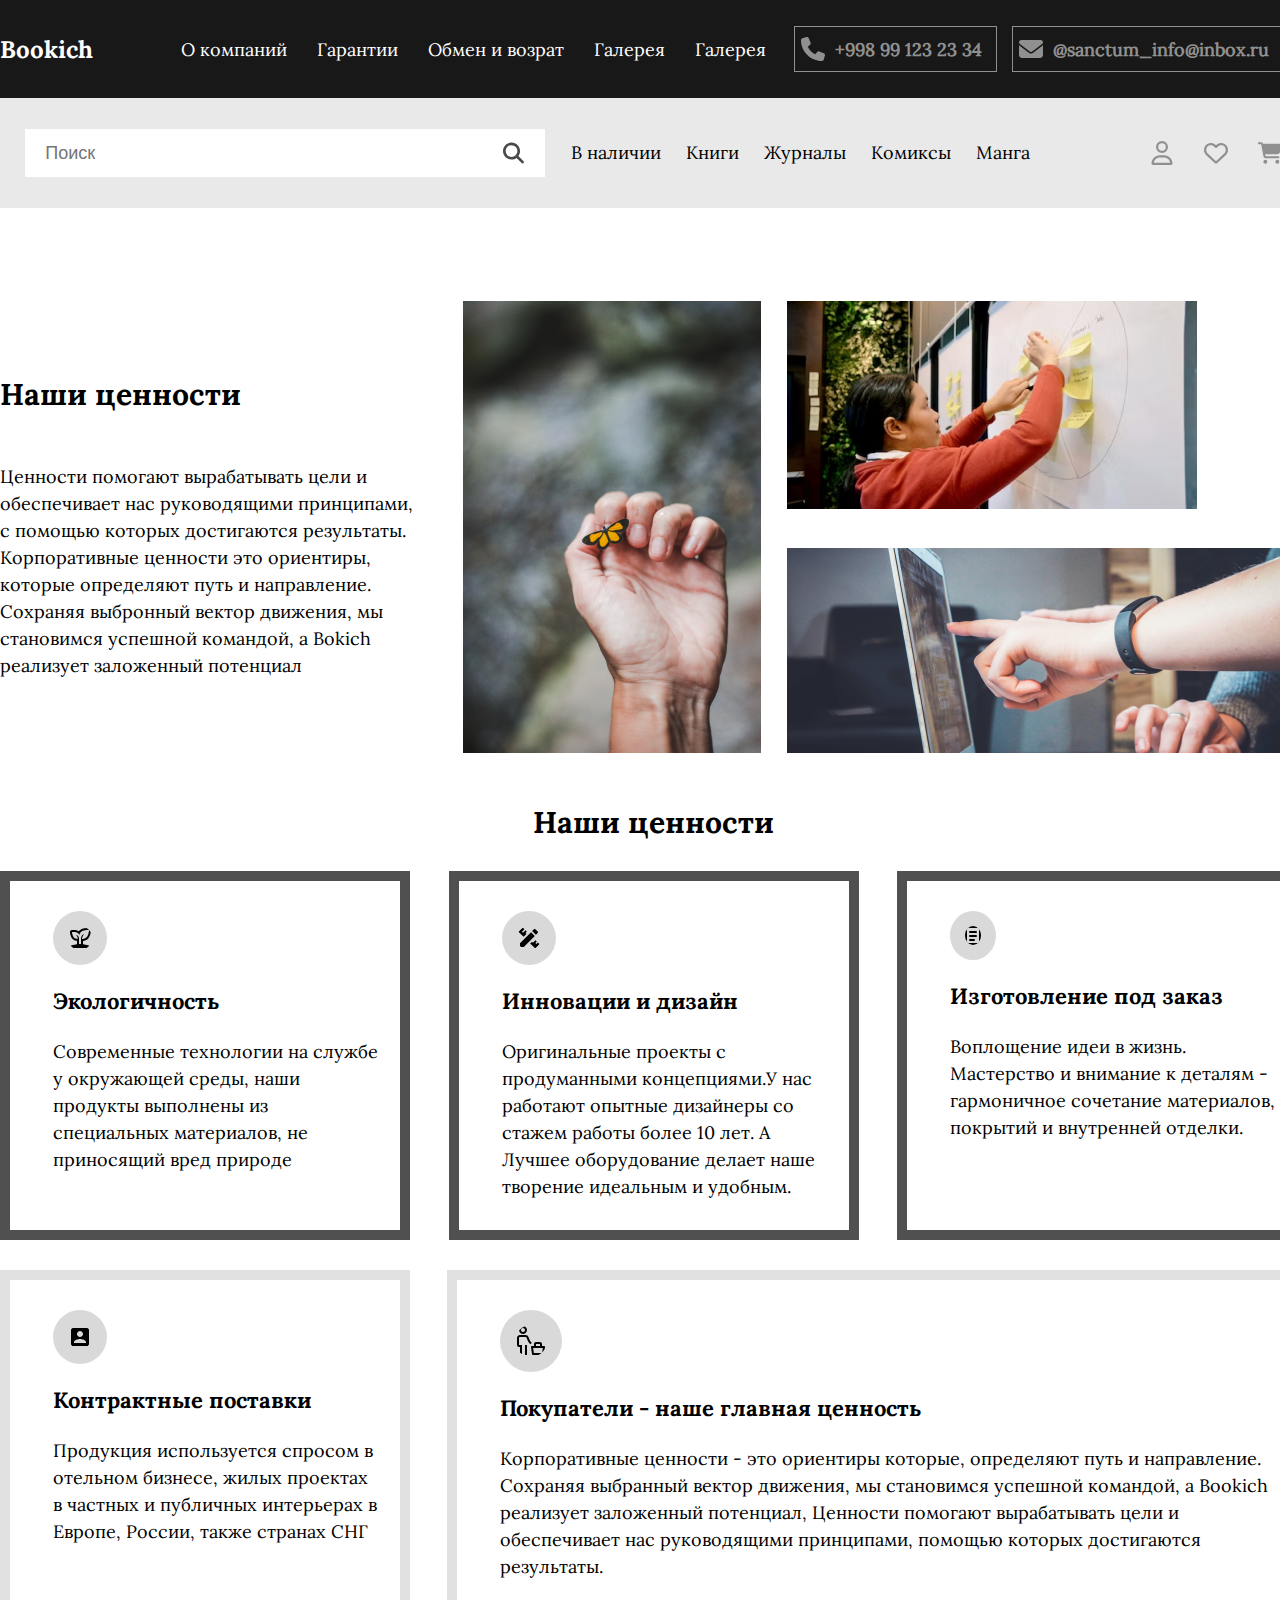
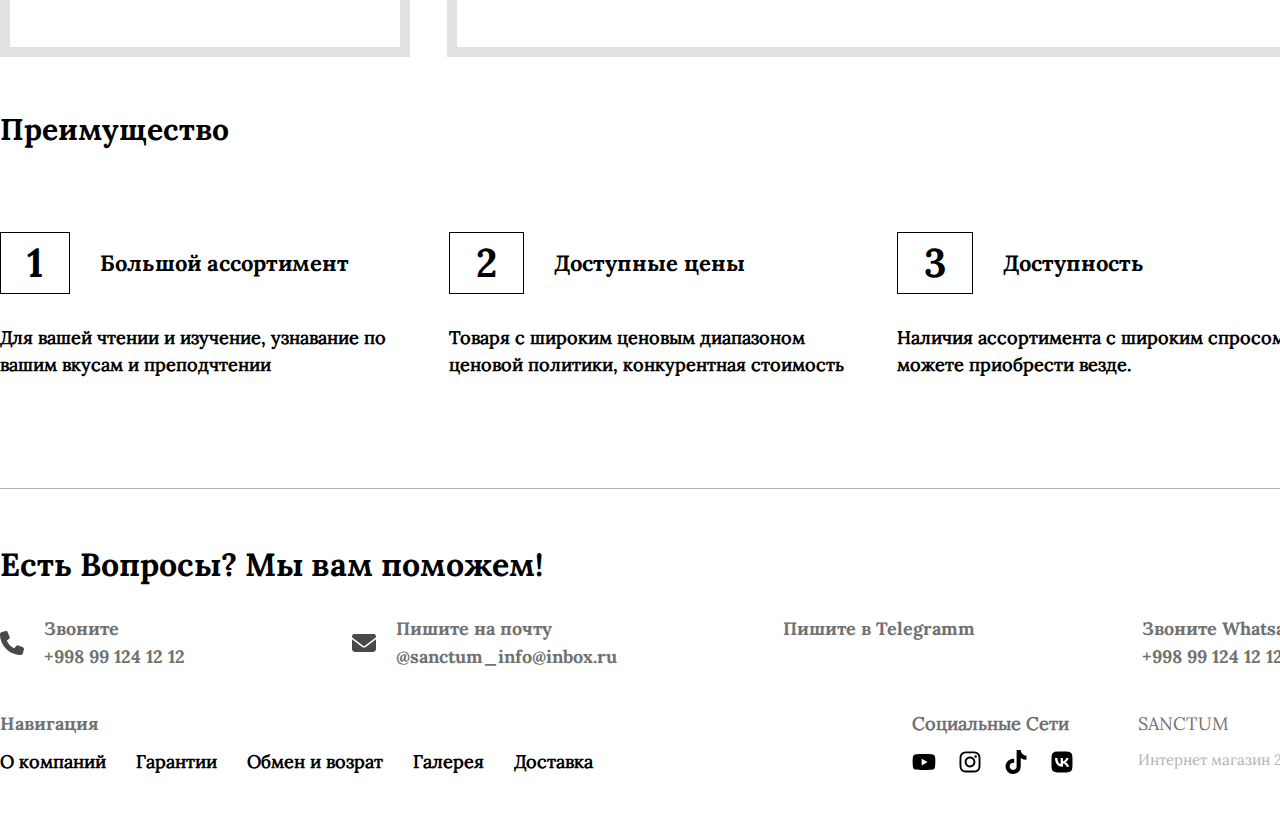
<file: pages/about.html>
<!DOCTYPE html>
<html lang="en">
  <head>
    <meta charset="UTF-8" />
    <meta name="viewport" content="width=device-width, initial-scale=1.0" />
    <title>Bookich</title>
    <link rel="stylesheet" href="../styles/main.css" />
  </head>
  <body>
    <div class="box1">
      <div class="box1__wrap container">
        <a href="./index.html" class="box1__title">Bookich</a>
        <div class="box1__list">
          <a href="./about.html" class="box1__link">О компаний</a>
          <a href="#" class="box1__link">Гарантии</a>
          <a href="#" class="box1__link">Обмен и возрат</a>
          <a href="./instock.html" class="box1__link">Галерея</a>
          <a href="./instock.html" class="box1__link">Галерея</a>
        </div>
        <div class="box1__wrap2">
          <a href="tel:+998 99 123 23 34" class="box1__link2"
            ><svg
              xmlns="http://www.w3.org/2000/svg"
              viewBox="0 0 512 512"
              class="box1__svg"
            >
              <path
                d="M164.9 24.6c-7.7-18.6-28-28.5-47.4-23.2l-88 24C12.1 30.2 0 46 0 64C0 311.4 200.6 512 448 512c18 0 33.8-12.1 38.6-29.5l24-88c5.3-19.4-4.6-39.7-23.2-47.4l-96-40c-16.3-6.8-35.2-2.1-46.3 11.6L304.7 368C234.3 334.7 177.3 277.7 144 207.3L193.3 167c13.7-11.2 18.4-30 11.6-46.3l-40-96z"
              />
            </svg>
            +998 99 123 23 34</a
          >
          <a href="mailto:@sanctum_info@inbox.ru" class="box1__link2"
            ><svg
              xmlns="http://www.w3.org/2000/svg"
              viewBox="0 0 512 512"
              class="box1__svg"
            >
              <path
                d="M48 64C21.5 64 0 85.5 0 112c0 15.1 7.1 29.3 19.2 38.4L236.8 313.6c11.4 8.5 27 8.5 38.4 0L492.8 150.4c12.1-9.1 19.2-23.3 19.2-38.4c0-26.5-21.5-48-48-48H48zM0 176V384c0 35.3 28.7 64 64 64H448c35.3 0 64-28.7 64-64V176L294.4 339.2c-22.8 17.1-54 17.1-76.8 0L0 176z"
              />
            </svg>
            @sanctum_info@inbox.ru</a
          >
        </div>
      </div>
    </div>
    <div class="box2">
      <div class="box2__wrap container">
        <div class="box2__search">
          <input type="text" placeholder="Поиск" class="box2__input" />
          <svg
            xmlns="http://www.w3.org/2000/svg"
            viewBox="0 0 512 512"
            class="box2__svg"
          >
            <path
              d="M416 208c0 45.9-14.9 88.3-40 122.7L502.6 457.4c12.5 12.5 12.5 32.8 0 45.3s-32.8 12.5-45.3 0L330.7 376c-34.4 25.2-76.8 40-122.7 40C93.1 416 0 322.9 0 208S93.1 0 208 0S416 93.1 416 208zM208 352a144 144 0 1 0 0-288 144 144 0 1 0 0 288z"
            />
          </svg>
        </div>
        <div class="box2__cont">
          <div class="box2__cont-list">
            <a href="./instock.html" class="box2__cont-list-link">В наличии</a>
            <a href="#" class="box2__cont-list-link">Книги</a>
            <a href="#" class="box2__cont-list-link">Журналы</a>
            <a href="#" class="box2__cont-list-link">Комиксы</a>
            <a href="#" class="box2__cont-list-link">Манга</a>
          </div>
          <div class="box2__cont-icons">
            <svg
              xmlns="http://www.w3.org/2000/svg"
              viewBox="0 0 448 512"
              class="box2__cont-svg1"
            >
              <path
                d="M304 128a80 80 0 1 0 -160 0 80 80 0 1 0 160 0zM96 128a128 128 0 1 1 256 0A128 128 0 1 1 96 128zM49.3 464H398.7c-8.9-63.3-63.3-112-129-112H178.3c-65.7 0-120.1 48.7-129 112zM0 482.3C0 383.8 79.8 304 178.3 304h91.4C368.2 304 448 383.8 448 482.3c0 16.4-13.3 29.7-29.7 29.7H29.7C13.3 512 0 498.7 0 482.3z"
              />
            </svg>
            <svg
              xmlns="http://www.w3.org/2000/svg"
              viewBox="0 0 512 512"
              class="box2__cont-svg"
            >
              <path
                d="M225.8 468.2l-2.5-2.3L48.1 303.2C17.4 274.7 0 234.7 0 192.8v-3.3c0-70.4 50-130.8 119.2-144C158.6 37.9 198.9 47 231 69.6c9 6.4 17.4 13.8 25 22.3c4.2-4.8 8.7-9.2 13.5-13.3c3.7-3.2 7.5-6.2 11.5-9c0 0 0 0 0 0C313.1 47 353.4 37.9 392.8 45.4C462 58.6 512 119.1 512 189.5v3.3c0 41.9-17.4 81.9-48.1 110.4L288.7 465.9l-2.5 2.3c-8.2 7.6-19 11.9-30.2 11.9s-22-4.2-30.2-11.9zM239.1 145c-.4-.3-.7-.7-1-1.1l-17.8-20c0 0-.1-.1-.1-.1c0 0 0 0 0 0c-23.1-25.9-58-37.7-92-31.2C81.6 101.5 48 142.1 48 189.5v3.3c0 28.5 11.9 55.8 32.8 75.2L256 430.7 431.2 268c20.9-19.4 32.8-46.7 32.8-75.2v-3.3c0-47.3-33.6-88-80.1-96.9c-34-6.5-69 5.4-92 31.2c0 0 0 0-.1 .1s0 0-.1 .1l-17.8 20c-.3 .4-.7 .7-1 1.1c-4.5 4.5-10.6 7-16.9 7s-12.4-2.5-16.9-7z"
              />
            </svg>
            <svg
              xmlns="http://www.w3.org/2000/svg"
              viewBox="0 0 576 512"
              class="box2__cont-svg"
            >
              <path
                d="M0 24C0 10.7 10.7 0 24 0H69.5c22 0 41.5 12.8 50.6 32h411c26.3 0 45.5 25 38.6 50.4l-41 152.3c-8.5 31.4-37 53.3-69.5 53.3H170.7l5.4 28.5c2.2 11.3 12.1 19.5 23.6 19.5H488c13.3 0 24 10.7 24 24s-10.7 24-24 24H199.7c-34.6 0-64.3-24.6-70.7-58.5L77.4 54.5c-.7-3.8-4-6.5-7.9-6.5H24C10.7 48 0 37.3 0 24zM128 464a48 48 0 1 1 96 0 48 48 0 1 1 -96 0zm336-48a48 48 0 1 1 0 96 48 48 0 1 1 0-96z"
              />
            </svg>
          </div>
        </div>
      </div>

      <div class="sign_up">
        <h2 class="sign_up-title">Регистрация</h2>
        <div class="sign_up-box">
          <div class="sign_up-box-card">
            <p class="sign_up-box-card-text">Введите почту</p>
            <input type="email" class="sign_up-box-card-input" />
          </div>
          <div class="sign_up-box-card">
            <p class="sign_up-box-card-text">Создайте пароль</p>
            <input type="password" class="sign_up-box-card-input" />
          </div>
          <div class="sign_up-box-card">
            <p class="sign_up-box-card-text">Повторите пароль</p>
            <input type="password" class="sign_up-box-card-input" />
          </div>
        </div>
        <button class="sign_up-box-btn">Регистрация</button>
        <p class="signin">
          Войти
        </p>
      </div>
      <div class="sign_in">
        <h2 class="sign_up-title">Войти</h2>
        <div class="sign_up-box">
          <div class="sign_up-box-card">
            <p class="sign_up-box-card-text">Введите почту</p>
            <input type="email" class="sign_up-box-card-input" />
          </div>
          <div class="sign_up-box-card">
            <p class="sign_up-box-card-text">Введите пароль</p>
            <input type="password" class="sign_up-box-card-input" />
            <p class="sign_up-box-card-text">Забыли пароль?</p>
          </div>
        </div>
        <button class="sign_in-box-btn">Войти</button>
        <p class="signin2">
          Регистрация
        </p>
      </div>
    </div>
    <section class="asection">
      <div class="asection__wrap container">
        <div class="asection__cont">
          <div class="aleft__box">
            <h2 class="aleft__box-title">Наши ценности</h2>
            <p class="aleft__box-text">
              Ценности помогают вырабатывать цели и обеспечивает нас
              руководящими принципами, с помощью которых достигаются результаты.
              Корпоративные ценности это ориентиры, которые определяют путь и
              направление. Сохраняя выбронный вектор движения, мы становимся
              успешной командой, а Bokich реализует заложенный потенциал
            </p>
          </div>
          <div class="aright__box">
            <img src="../img/about1.png" alt="" />
            <div class="aright__box-images">
              <img src="../img/about2.png" alt="" />
              <img src="../img/about3.png" alt="" />
            </div>
          </div>
        </div>
        <div class="asection__cont2">
          <h2 class="asection__cont2-title">Наши ценности</h2>
          <div class="asection__cont2-cards">
            <div class="asection__cont2-cards-card">
              <img src="../img/cardSvg.svg" alt="" class="acard-svg" />
              <h3 class="acard-title">Экологичность</h3>
              <p class="acard-text">
                Современные технологии на службе у окружающей среды, наши
                продукты выполнены из специальных материалов, не приносящий вред
                природе
              </p>
            </div>
            <div class="asection__cont2-cards-card">
              <img src="../img/cardSvg2.svg" alt="" class="acard-svg" />
              <h3 class="acard-title">Инновации и дизайн</h3>
              <p class="acard-text">
                Оригинальные проекты с продуманными концепциями.У нас работают
                опытные дизайнеры со стажем работы более 10 лет. А Лучшее
                оборудование делает наше творение идеальным и удобным.
              </p>
            </div>
            <div class="asection__cont2-cards-card">
              <img src="../img/cardSvg3.svg" alt="" class="acard-svg" />
              <h3 class="acard-title">Изготовление под заказ</h3>
              <p class="acard-text">
                Воплощение идеи в жизнь. Мастерство и внимание к деталям -
                гармоничное сочетание материалов, покрытий и внутренней отделки.
              </p>
            </div>
          </div>
          <div class="asection__cont2-cards2">
            <div class="aleft__card">
              <img src="../img/cardSvg4.svg" alt="" class="acard-svg" />
              <h3 class="acard-title">Контрактные поставки</h3>
              <p class="acard-text">
                Продукция используется спросом в отельном бизнесе, жилых
                проектах в частных и публичных интерьерах в Европе, России,
                также странах СНГ
              </p>
            </div>
            <div class="aright__card">
              <img src="../img/cardSvg5.svg" alt="" class="acard-svg" />
              <h3 class="acard-title">Покупатели - наше главная ценность</h3>
              <p class="acard-text">
                Корпоративные ценности - это ориентиры которые, определяют путь
                и направление. Сохраняя выбранный вектор движения, мы становимся
                успешной командой, а Bookich реализует заложенный потенциал,
                Ценности помогают вырабатывать цели и обеспечивает нас
                руководящими принципами, помощью которых достигаются результаты.
              </p>
            </div>
          </div>
        </div>
        <div class="asection__cont3">
          <h2 class="asection__cont3-title">Преимущество</h2>
          <div class="asection__cont3-cards">
            <div class="cont3-box">
              <h3 class="cont3-box-title">
                <span class="cont3-box-span">1</span>
                Большой ассортимент
              </h3>
              <p class="cont3-box-text">
                Для вашей чтении и изучение, узнавание по вашим вкусам и
                преподчтении
              </p>
            </div>
            <div class="cont3-box">
              <h3 class="cont3-box-title">
                <span class="cont3-box-span">2</span>
                Доступные цены
              </h3>
              <p class="cont3-box-text">
                Товаря с широким ценовым диапазоном ценовой политики,
                конкурентная стоимость
              </p>
            </div>
            <div class="cont3-box">
              <h3 class="cont3-box-title">
                <span class="cont3-box-span">3</span>
                Доступность
              </h3>
              <p class="cont3-box-text">
                Наличия ассортимента с широким спросом, и можете приобрести
                везде.
              </p>
            </div>
          </div>
        </div>
      </div>
    </section>
    <footer>
      <div class="footer__wrap container">
        <div class="footer__help">
          <h2 class="footer__help-title">Есть Вопросы? Мы вам поможем!</h2>
          <div class="footer__help-box">
            <div class="footer__card">
              <svg
                xmlns="http://www.w3.org/2000/svg"
                viewBox="0 0 512 512"
                class="footer__card-svg"
              >
                <path
                  d="M164.9 24.6c-7.7-18.6-28-28.5-47.4-23.2l-88 24C12.1 30.2 0 46 0 64C0 311.4 200.6 512 448 512c18 0 33.8-12.1 38.6-29.5l24-88c5.3-19.4-4.6-39.7-23.2-47.4l-96-40c-16.3-6.8-35.2-2.1-46.3 11.6L304.7 368C234.3 334.7 177.3 277.7 144 207.3L193.3 167c13.7-11.2 18.4-30 11.6-46.3l-40-96z"
                />
              </svg>
              <p class="footer__card-text">
                Звоните
                <a href="tel:+998 99 124 12 12" class="footer__card-text-link"
                  >+998 99 124 12 12</a
                >
              </p>
            </div>
            <div class="footer__card">
              <svg
                xmlns="http://www.w3.org/2000/svg"
                viewBox="0 0 512 512"
                class="footer__card-svg"
              >
                <path
                  d="M48 64C21.5 64 0 85.5 0 112c0 15.1 7.1 29.3 19.2 38.4L236.8 313.6c11.4 8.5 27 8.5 38.4 0L492.8 150.4c12.1-9.1 19.2-23.3 19.2-38.4c0-26.5-21.5-48-48-48H48zM0 176V384c0 35.3 28.7 64 64 64H448c35.3 0 64-28.7 64-64V176L294.4 339.2c-22.8 17.1-54 17.1-76.8 0L0 176z"
                />
              </svg>
              <p class="footer__card-text">
                Пишите на почту
                <a
                  href="mailto:@sanctum_info@inbox.ru"
                  class="footer__card-text-link"
                  >@sanctum_info@inbox.ru</a
                >
              </p>
            </div>
            <div class="footer__card">
              <a href="#" class="footer__card-text"> Пишите в Telegramm </a>
            </div>
            <div class="footer__card">
              <p class="footer__card-text">
                Звоните Whatsapp
                <a href="tel:+998 99 124 12 12" class="footer__card-text-link"
                  >+998 99 124 12 12</a
                >
              </p>
            </div>
          </div>
        </div>
        <div class="footer__cont">
          <div class="fleft__box">
            <p class="fleft__box-text">Навигация</p>
            <div class="fleft__box-list">
              <a href="./about.html" class="fleft__box-list-link">О компаний</a>
              <a href="#" class="fleft__box-list-link">Гарантии</a>
              <a href="#" class="fleft__box-list-link">Обмен и возрат</a>
              <a href="./instock.html" class="fleft__box-list-link">Галерея</a>
              <a href="#" class="fleft__box-list-link">Доставка</a>
            </div>
          </div>
          <div class="fright__box">
            <div class="fright__box-card">
              <p class="fright__box-card-text">Социальные Сети</p>
              <div class="fright__box-card-icons">
                  <svg
                    xmlns="http://www.w3.org/2000/svg"
                    viewBox="0 0 576 512"
                    class="fright__box-card-svg"
                  >
                    <path
                      d="M549.7 124.1c-6.3-23.7-24.8-42.3-48.3-48.6C458.8 64 288 64 288 64S117.2 64 74.6 75.5c-23.5 6.3-42 24.9-48.3 48.6-11.4 42.9-11.4 132.3-11.4 132.3s0 89.4 11.4 132.3c6.3 23.7 24.8 41.5 48.3 47.8C117.2 448 288 448 288 448s170.8 0 213.4-11.5c23.5-6.3 42-24.2 48.3-47.8 11.4-42.9 11.4-132.3 11.4-132.3s0-89.4-11.4-132.3zm-317.5 213.5V175.2l142.7 81.2-142.7 81.2z"
                    />
                  </svg>
                  <svg
                    xmlns="http://www.w3.org/2000/svg"
                    viewBox="0 0 448 512"
                    class="fright__box-card-svg"
                  >
                    <path
                      d="M224.1 141c-63.6 0-114.9 51.3-114.9 114.9s51.3 114.9 114.9 114.9S339 319.5 339 255.9 287.7 141 224.1 141zm0 189.6c-41.1 0-74.7-33.5-74.7-74.7s33.5-74.7 74.7-74.7 74.7 33.5 74.7 74.7-33.6 74.7-74.7 74.7zm146.4-194.3c0 14.9-12 26.8-26.8 26.8-14.9 0-26.8-12-26.8-26.8s12-26.8 26.8-26.8 26.8 12 26.8 26.8zm76.1 27.2c-1.7-35.9-9.9-67.7-36.2-93.9-26.2-26.2-58-34.4-93.9-36.2-37-2.1-147.9-2.1-184.9 0-35.8 1.7-67.6 9.9-93.9 36.1s-34.4 58-36.2 93.9c-2.1 37-2.1 147.9 0 184.9 1.7 35.9 9.9 67.7 36.2 93.9s58 34.4 93.9 36.2c37 2.1 147.9 2.1 184.9 0 35.9-1.7 67.7-9.9 93.9-36.2 26.2-26.2 34.4-58 36.2-93.9 2.1-37 2.1-147.8 0-184.8zM398.8 388c-7.8 19.6-22.9 34.7-42.6 42.6-29.5 11.7-99.5 9-132.1 9s-102.7 2.6-132.1-9c-19.6-7.8-34.7-22.9-42.6-42.6-11.7-29.5-9-99.5-9-132.1s-2.6-102.7 9-132.1c7.8-19.6 22.9-34.7 42.6-42.6 29.5-11.7 99.5-9 132.1-9s102.7-2.6 132.1 9c19.6 7.8 34.7 22.9 42.6 42.6 11.7 29.5 9 99.5 9 132.1s2.7 102.7-9 132.1z"
                    />
                  </svg>
                  <svg
                    xmlns="http://www.w3.org/2000/svg"
                    viewBox="0 0 448 512"
                    class="fright__box-card-svg"
                  >
                    <path
                      d="M448 209.9a210.1 210.1 0 0 1 -122.8-39.3V349.4A162.6 162.6 0 1 1 185 188.3V278.2a74.6 74.6 0 1 0 52.2 71.2V0l88 0a121.2 121.2 0 0 0 1.9 22.2h0A122.2 122.2 0 0 0 381 102.4a121.4 121.4 0 0 0 67 20.1z"
                    />
                  </svg>
                  <svg
                    xmlns="http://www.w3.org/2000/svg"
                    viewBox="0 0 448 512"
                    class="fright__box-card-svg"
                  >
                    <path
                      d="M31.5 63.5C0 95 0 145.7 0 247V265C0 366.3 0 417 31.5 448.5C63 480 113.7 480 215 480H233C334.3 480 385 480 416.5 448.5C448 417 448 366.3 448 265V247C448 145.7 448 95 416.5 63.5C385 32 334.3 32 233 32H215C113.7 32 63 32 31.5 63.5zM75.6 168.3H126.7C128.4 253.8 166.1 290 196 297.4V168.3H244.2V242C273.7 238.8 304.6 205.2 315.1 168.3H363.3C359.3 187.4 351.5 205.6 340.2 221.6C328.9 237.6 314.5 251.1 297.7 261.2C316.4 270.5 332.9 283.6 346.1 299.8C359.4 315.9 369 334.6 374.5 354.7H321.4C316.6 337.3 306.6 321.6 292.9 309.8C279.1 297.9 262.2 290.4 244.2 288.1V354.7H238.4C136.3 354.7 78 284.7 75.6 168.3z"
                    />
                  </svg>
              </div>
            </div>
            <div class="fright__box-card2">
              <p class="fright__box-card2-text">SANCTUM</p>
              <p class="fright__box-card2-text2">Интернет магазин 2024</p>
            </div>
          </div>
        </div>
      </div>
    </footer>

    <script src="../script.js"></script>
  </body>
</html>
</file>
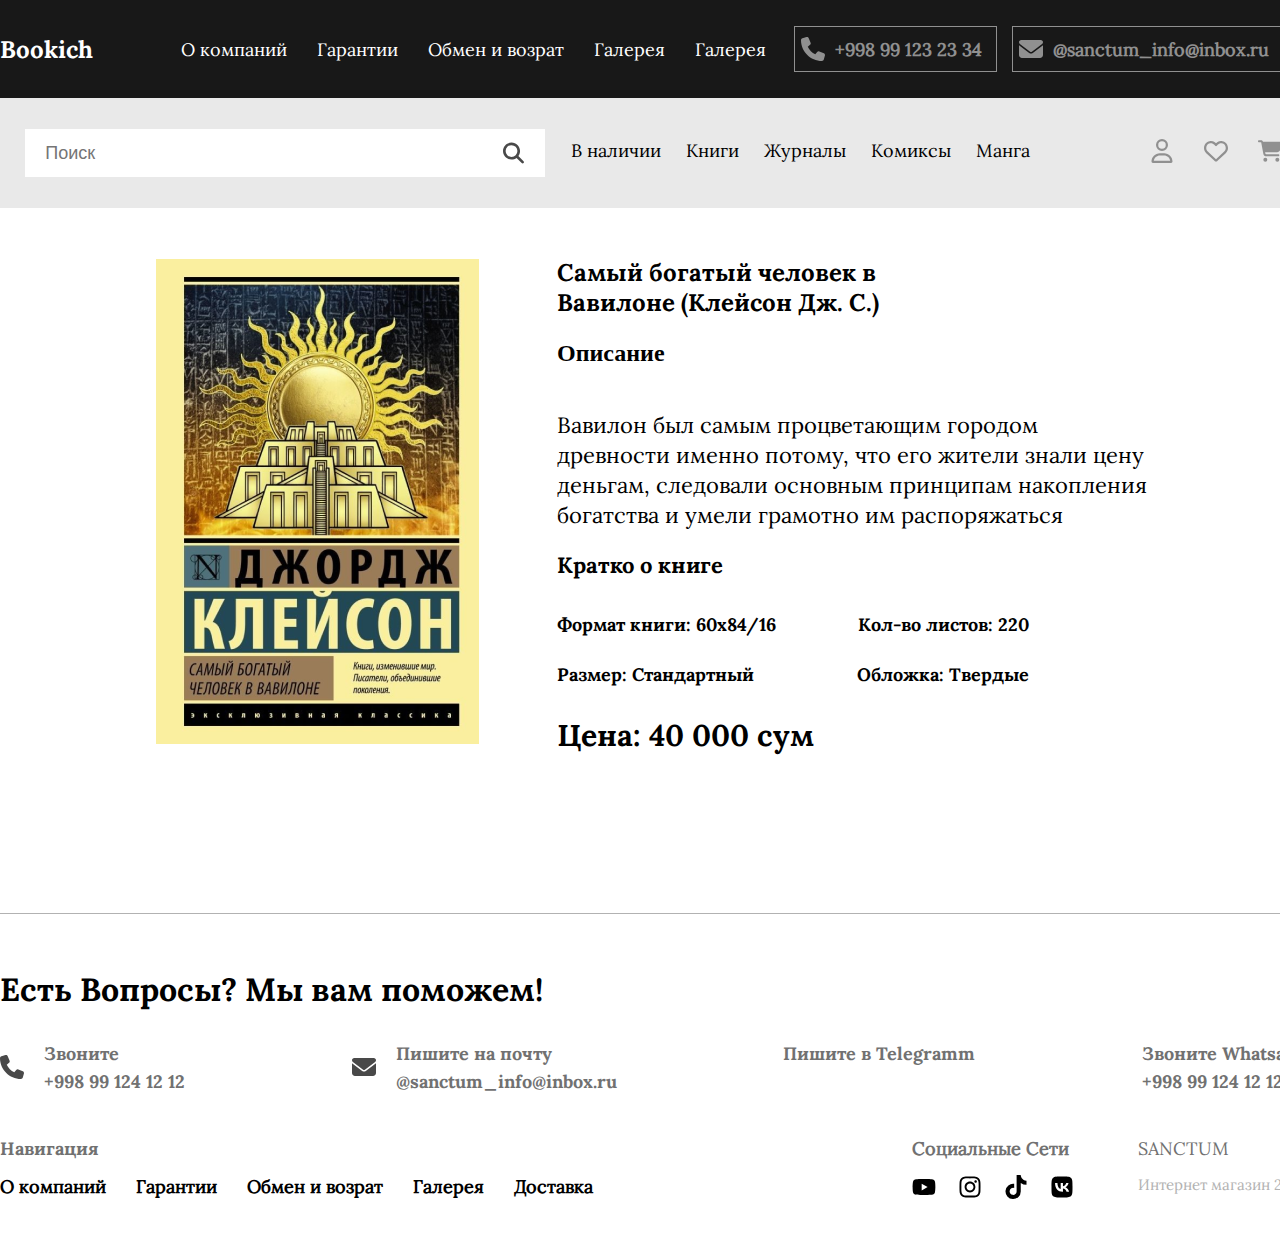
<file: pages/book1.html>
<!DOCTYPE html>
<html lang="en">
  <head>
    <meta charset="UTF-8" />
    <meta name="viewport" content="width=device-width, initial-scale=1.0" />
    <title>Bookich</title>
    <link rel="stylesheet" href="../styles/main.css" />
  </head>
  <body>
    <div class="box1">
      <div class="box1__wrap container">
        <a href="./index.html" class="box1__title">Bookich</a>
        <div class="box1__list">
          <a href="./about.html" class="box1__link">О компаний</a>
          <a href="#" class="box1__link">Гарантии</a>
          <a href="#" class="box1__link">Обмен и возрат</a>
          <a href="./instock.html" class="box1__link">Галерея</a>
          <a href="./instock.html" class="box1__link">Галерея</a>
        </div>
        <div class="box1__wrap2">
          <a href="tel:+998 99 123 23 34" class="box1__link2"
            ><svg
              xmlns="http://www.w3.org/2000/svg"
              viewBox="0 0 512 512"
              class="box1__svg"
            >
              <path
                d="M164.9 24.6c-7.7-18.6-28-28.5-47.4-23.2l-88 24C12.1 30.2 0 46 0 64C0 311.4 200.6 512 448 512c18 0 33.8-12.1 38.6-29.5l24-88c5.3-19.4-4.6-39.7-23.2-47.4l-96-40c-16.3-6.8-35.2-2.1-46.3 11.6L304.7 368C234.3 334.7 177.3 277.7 144 207.3L193.3 167c13.7-11.2 18.4-30 11.6-46.3l-40-96z"
              />
            </svg>
            +998 99 123 23 34</a
          >
          <a href="mailto:@sanctum_info@inbox.ru" class="box1__link2"
            ><svg
              xmlns="http://www.w3.org/2000/svg"
              viewBox="0 0 512 512"
              class="box1__svg"
            >
              <path
                d="M48 64C21.5 64 0 85.5 0 112c0 15.1 7.1 29.3 19.2 38.4L236.8 313.6c11.4 8.5 27 8.5 38.4 0L492.8 150.4c12.1-9.1 19.2-23.3 19.2-38.4c0-26.5-21.5-48-48-48H48zM0 176V384c0 35.3 28.7 64 64 64H448c35.3 0 64-28.7 64-64V176L294.4 339.2c-22.8 17.1-54 17.1-76.8 0L0 176z"
              />
            </svg>
            @sanctum_info@inbox.ru</a
          >
        </div>
      </div>
    </div>
    <div class="box2">
      <div class="box2__wrap container">
        <div class="box2__search">
          <input type="text" placeholder="Поиск" class="box2__input" />
          <svg
            xmlns="http://www.w3.org/2000/svg"
            viewBox="0 0 512 512"
            class="box2__svg"
          >
            <path
              d="M416 208c0 45.9-14.9 88.3-40 122.7L502.6 457.4c12.5 12.5 12.5 32.8 0 45.3s-32.8 12.5-45.3 0L330.7 376c-34.4 25.2-76.8 40-122.7 40C93.1 416 0 322.9 0 208S93.1 0 208 0S416 93.1 416 208zM208 352a144 144 0 1 0 0-288 144 144 0 1 0 0 288z"
            />
          </svg>
        </div>
        <div class="box2__cont">
          <div class="box2__cont-list">
            <a href="./instock.html" class="box2__cont-list-link">В наличии</a>
            <a href="#" class="box2__cont-list-link">Книги</a>
            <a href="#" class="box2__cont-list-link">Журналы</a>
            <a href="#" class="box2__cont-list-link">Комиксы</a>
            <a href="#" class="box2__cont-list-link">Манга</a>
          </div>
          <div class="box2__cont-icons">
            <svg
              xmlns="http://www.w3.org/2000/svg"
              viewBox="0 0 448 512"
              class="box2__cont-svg1"
            >
              <path
                d="M304 128a80 80 0 1 0 -160 0 80 80 0 1 0 160 0zM96 128a128 128 0 1 1 256 0A128 128 0 1 1 96 128zM49.3 464H398.7c-8.9-63.3-63.3-112-129-112H178.3c-65.7 0-120.1 48.7-129 112zM0 482.3C0 383.8 79.8 304 178.3 304h91.4C368.2 304 448 383.8 448 482.3c0 16.4-13.3 29.7-29.7 29.7H29.7C13.3 512 0 498.7 0 482.3z"
              />
            </svg>
            <svg
              xmlns="http://www.w3.org/2000/svg"
              viewBox="0 0 512 512"
              class="box2__cont-svg"
            >
              <path
                d="M225.8 468.2l-2.5-2.3L48.1 303.2C17.4 274.7 0 234.7 0 192.8v-3.3c0-70.4 50-130.8 119.2-144C158.6 37.9 198.9 47 231 69.6c9 6.4 17.4 13.8 25 22.3c4.2-4.8 8.7-9.2 13.5-13.3c3.7-3.2 7.5-6.2 11.5-9c0 0 0 0 0 0C313.1 47 353.4 37.9 392.8 45.4C462 58.6 512 119.1 512 189.5v3.3c0 41.9-17.4 81.9-48.1 110.4L288.7 465.9l-2.5 2.3c-8.2 7.6-19 11.9-30.2 11.9s-22-4.2-30.2-11.9zM239.1 145c-.4-.3-.7-.7-1-1.1l-17.8-20c0 0-.1-.1-.1-.1c0 0 0 0 0 0c-23.1-25.9-58-37.7-92-31.2C81.6 101.5 48 142.1 48 189.5v3.3c0 28.5 11.9 55.8 32.8 75.2L256 430.7 431.2 268c20.9-19.4 32.8-46.7 32.8-75.2v-3.3c0-47.3-33.6-88-80.1-96.9c-34-6.5-69 5.4-92 31.2c0 0 0 0-.1 .1s0 0-.1 .1l-17.8 20c-.3 .4-.7 .7-1 1.1c-4.5 4.5-10.6 7-16.9 7s-12.4-2.5-16.9-7z"
              />
            </svg>
            <div class="box2__count">
              <svg
              xmlns="http://www.w3.org/2000/svg"
              viewBox="0 0 576 512"
              class="box2__cont-svg2"
              >
              <path
              d="M0 24C0 10.7 10.7 0 24 0H69.5c22 0 41.5 12.8 50.6 32h411c26.3 0 45.5 25 38.6 50.4l-41 152.3c-8.5 31.4-37 53.3-69.5 53.3H170.7l5.4 28.5c2.2 11.3 12.1 19.5 23.6 19.5H488c13.3 0 24 10.7 24 24s-10.7 24-24 24H199.7c-34.6 0-64.3-24.6-70.7-58.5L77.4 54.5c-.7-3.8-4-6.5-7.9-6.5H24C10.7 48 0 37.3 0 24zM128 464a48 48 0 1 1 96 0 48 48 0 1 1 -96 0zm336-48a48 48 0 1 1 0 96 48 48 0 1 1 0-96z"
              />
              </svg>
              <span class="box2__cont-svg2-count"></span>
            </div>
          </div>
        </div>
      </div>
      <!-- <div class="buy">
        <div class="buy__wrap">
          <div class="buy__box">
            <h3 class="buy__wrap-title">Корзина</h3>
            <button class="buy__box-btn"></button>
          </div>
          <div class="buy__box2">
            
          </div>
        </div>
      </div> -->
      <div class="sign_up">
        <h2 class="sign_up-title">Регистрация</h2>
        <div class="sign_up-box">
          <div class="sign_up-box-card">
            <p class="sign_up-box-card-text">Введите почту</p>
            <input type="email" class="sign_up-box-card-input" />
          </div>
          <div class="sign_up-box-card">
            <p class="sign_up-box-card-text">Создайте пароль</p>
            <input type="password" class="sign_up-box-card-input" />
          </div>
          <div class="sign_up-box-card">
            <p class="sign_up-box-card-text">Повторите пароль</p>
            <input type="password" class="sign_up-box-card-input" />
          </div>
        </div>
        <button class="sign_up-box-btn">Регистрация</button>
        <p class="signin">
          Войти
        </p>
      </div>
      <div class="sign_in">
        <h2 class="sign_up-title">Войти</h2>
        <div class="sign_up-box">
          <div class="sign_up-box-card">
            <p class="sign_up-box-card-text">Введите почту</p>
            <input type="email" class="sign_up-box-card-input" />
          </div>
          <div class="sign_up-box-card">
            <p class="sign_up-box-card-text">Введите пароль</p>
            <input type="password" class="sign_up-box-card-input" />
            <p class="sign_up-box-card-text">Забыли пароль?</p>
          </div>
        </div>
        <button class="sign_in-box-btn">Войти</button>
        <p class="signin2">
          Регистрация
        </p>
      </div>
    </div>
    <section>
      <div class="bsection__wrap container">
        <div class="bleft__box">
          <img src="../img/books/bbook1.png" alt="" />
        </div>
        <div class="bright__box">
          <h3 class="bright__box-title">
            Самый богатый человек в Вавилоне (Клейсон Дж. С.)
          </h3>
          <div class="bright__box-desc">
            <h4 class="bright__box-desc-title">Описание</h4>
            <p class="bright__box-desc-text">
              Вавилон был самым процветающим городом древности именно потому,
              что его жители знали цену деньгам, следовали основным принципам
              накопления богатства и умели грамотно им распоряжаться
            </p>
          </div>
          <div class="bright__box-about">
            <h4 class="bright__box-about-title">Кратко о книге</h4>
            <div class="bright__box-about-cont">
              <p class="bright__box-about-cont-text">Формат книги: 60x84/16</p>
              <p class="bright__box-about-cont-text">Кол-во листов: 220</p>
              <p class="bright__box-about-cont-text">Размер: Стандартный</p>
              <p class="bright__box-about-cont-text">Обложка: Твердые</p>
            </div>
            <h3 class="bright__box-about-price">Цена: 40 000 сум</h3>
          </div>
        </div>
      </div>
    </section>
    <footer>
      <div class="footer__wrap container">
        <div class="footer__help">
          <h2 class="footer__help-title">Есть Вопросы? Мы вам поможем!</h2>
          <div class="footer__help-box">
            <div class="footer__card">
              <svg
                xmlns="http://www.w3.org/2000/svg"
                viewBox="0 0 512 512"
                class="footer__card-svg"
              >
                <path
                  d="M164.9 24.6c-7.7-18.6-28-28.5-47.4-23.2l-88 24C12.1 30.2 0 46 0 64C0 311.4 200.6 512 448 512c18 0 33.8-12.1 38.6-29.5l24-88c5.3-19.4-4.6-39.7-23.2-47.4l-96-40c-16.3-6.8-35.2-2.1-46.3 11.6L304.7 368C234.3 334.7 177.3 277.7 144 207.3L193.3 167c13.7-11.2 18.4-30 11.6-46.3l-40-96z"
                />
              </svg>
              <p class="footer__card-text">
                Звоните
                <a href="tel:+998 99 124 12 12" class="footer__card-text-link"
                  >+998 99 124 12 12</a
                >
              </p>
            </div>
            <div class="footer__card">
              <svg
                xmlns="http://www.w3.org/2000/svg"
                viewBox="0 0 512 512"
                class="footer__card-svg"
              >
                <path
                  d="M48 64C21.5 64 0 85.5 0 112c0 15.1 7.1 29.3 19.2 38.4L236.8 313.6c11.4 8.5 27 8.5 38.4 0L492.8 150.4c12.1-9.1 19.2-23.3 19.2-38.4c0-26.5-21.5-48-48-48H48zM0 176V384c0 35.3 28.7 64 64 64H448c35.3 0 64-28.7 64-64V176L294.4 339.2c-22.8 17.1-54 17.1-76.8 0L0 176z"
                />
              </svg>
              <p class="footer__card-text">
                Пишите на почту
                <a
                  href="mailto:@sanctum_info@inbox.ru"
                  class="footer__card-text-link"
                  >@sanctum_info@inbox.ru</a
                >
              </p>
            </div>
            <div class="footer__card">
              <a href="#" class="footer__card-text"> Пишите в Telegramm </a>
            </div>
            <div class="footer__card">
              <p class="footer__card-text">
                Звоните Whatsapp
                <a href="tel:+998 99 124 12 12" class="footer__card-text-link"
                  >+998 99 124 12 12</a
                >
              </p>
            </div>
          </div>
        </div>
        <div class="footer__cont">
          <div class="fleft__box">
            <p class="fleft__box-text">Навигация</p>
            <div class="fleft__box-list">
              <a href="./about.html" class="fleft__box-list-link">О компаний</a>
              <a href="#" class="fleft__box-list-link">Гарантии</a>
              <a href="#" class="fleft__box-list-link">Обмен и возрат</a>
              <a href="./instock.html" class="fleft__box-list-link">Галерея</a>
              <a href="#" class="fleft__box-list-link">Доставка</a>
            </div>
          </div>
          <div class="fright__box">
            <div class="fright__box-card">
              <p class="fright__box-card-text">Социальные Сети</p>
              <div class="fright__box-card-icons">
                  <svg
                    xmlns="http://www.w3.org/2000/svg"
                    viewBox="0 0 576 512"
                    class="fright__box-card-svg"
                  >
                    <path
                      d="M549.7 124.1c-6.3-23.7-24.8-42.3-48.3-48.6C458.8 64 288 64 288 64S117.2 64 74.6 75.5c-23.5 6.3-42 24.9-48.3 48.6-11.4 42.9-11.4 132.3-11.4 132.3s0 89.4 11.4 132.3c6.3 23.7 24.8 41.5 48.3 47.8C117.2 448 288 448 288 448s170.8 0 213.4-11.5c23.5-6.3 42-24.2 48.3-47.8 11.4-42.9 11.4-132.3 11.4-132.3s0-89.4-11.4-132.3zm-317.5 213.5V175.2l142.7 81.2-142.7 81.2z"
                    />
                  </svg>
                  <svg
                    xmlns="http://www.w3.org/2000/svg"
                    viewBox="0 0 448 512"
                    class="fright__box-card-svg"
                  >
                    <path
                      d="M224.1 141c-63.6 0-114.9 51.3-114.9 114.9s51.3 114.9 114.9 114.9S339 319.5 339 255.9 287.7 141 224.1 141zm0 189.6c-41.1 0-74.7-33.5-74.7-74.7s33.5-74.7 74.7-74.7 74.7 33.5 74.7 74.7-33.6 74.7-74.7 74.7zm146.4-194.3c0 14.9-12 26.8-26.8 26.8-14.9 0-26.8-12-26.8-26.8s12-26.8 26.8-26.8 26.8 12 26.8 26.8zm76.1 27.2c-1.7-35.9-9.9-67.7-36.2-93.9-26.2-26.2-58-34.4-93.9-36.2-37-2.1-147.9-2.1-184.9 0-35.8 1.7-67.6 9.9-93.9 36.1s-34.4 58-36.2 93.9c-2.1 37-2.1 147.9 0 184.9 1.7 35.9 9.9 67.7 36.2 93.9s58 34.4 93.9 36.2c37 2.1 147.9 2.1 184.9 0 35.9-1.7 67.7-9.9 93.9-36.2 26.2-26.2 34.4-58 36.2-93.9 2.1-37 2.1-147.8 0-184.8zM398.8 388c-7.8 19.6-22.9 34.7-42.6 42.6-29.5 11.7-99.5 9-132.1 9s-102.7 2.6-132.1-9c-19.6-7.8-34.7-22.9-42.6-42.6-11.7-29.5-9-99.5-9-132.1s-2.6-102.7 9-132.1c7.8-19.6 22.9-34.7 42.6-42.6 29.5-11.7 99.5-9 132.1-9s102.7-2.6 132.1 9c19.6 7.8 34.7 22.9 42.6 42.6 11.7 29.5 9 99.5 9 132.1s2.7 102.7-9 132.1z"
                    />
                  </svg>
                  <svg
                    xmlns="http://www.w3.org/2000/svg"
                    viewBox="0 0 448 512"
                    class="fright__box-card-svg"
                  >
                    <path
                      d="M448 209.9a210.1 210.1 0 0 1 -122.8-39.3V349.4A162.6 162.6 0 1 1 185 188.3V278.2a74.6 74.6 0 1 0 52.2 71.2V0l88 0a121.2 121.2 0 0 0 1.9 22.2h0A122.2 122.2 0 0 0 381 102.4a121.4 121.4 0 0 0 67 20.1z"
                    />
                  </svg>
                  <svg
                    xmlns="http://www.w3.org/2000/svg"
                    viewBox="0 0 448 512"
                    class="fright__box-card-svg"
                  >
                    <path
                      d="M31.5 63.5C0 95 0 145.7 0 247V265C0 366.3 0 417 31.5 448.5C63 480 113.7 480 215 480H233C334.3 480 385 480 416.5 448.5C448 417 448 366.3 448 265V247C448 145.7 448 95 416.5 63.5C385 32 334.3 32 233 32H215C113.7 32 63 32 31.5 63.5zM75.6 168.3H126.7C128.4 253.8 166.1 290 196 297.4V168.3H244.2V242C273.7 238.8 304.6 205.2 315.1 168.3H363.3C359.3 187.4 351.5 205.6 340.2 221.6C328.9 237.6 314.5 251.1 297.7 261.2C316.4 270.5 332.9 283.6 346.1 299.8C359.4 315.9 369 334.6 374.5 354.7H321.4C316.6 337.3 306.6 321.6 292.9 309.8C279.1 297.9 262.2 290.4 244.2 288.1V354.7H238.4C136.3 354.7 78 284.7 75.6 168.3z"
                    />
                  </svg>
              </div>
            </div>
            <div class="fright__box-card2">
              <p class="fright__box-card2-text">SANCTUM</p>
              <p class="fright__box-card2-text2">Интернет магазин 2024</p>
            </div>
          </div>
        </div>
      </div>
    </footer>

    <script src="../script.js"></script>

  </body>
</html>
</file>
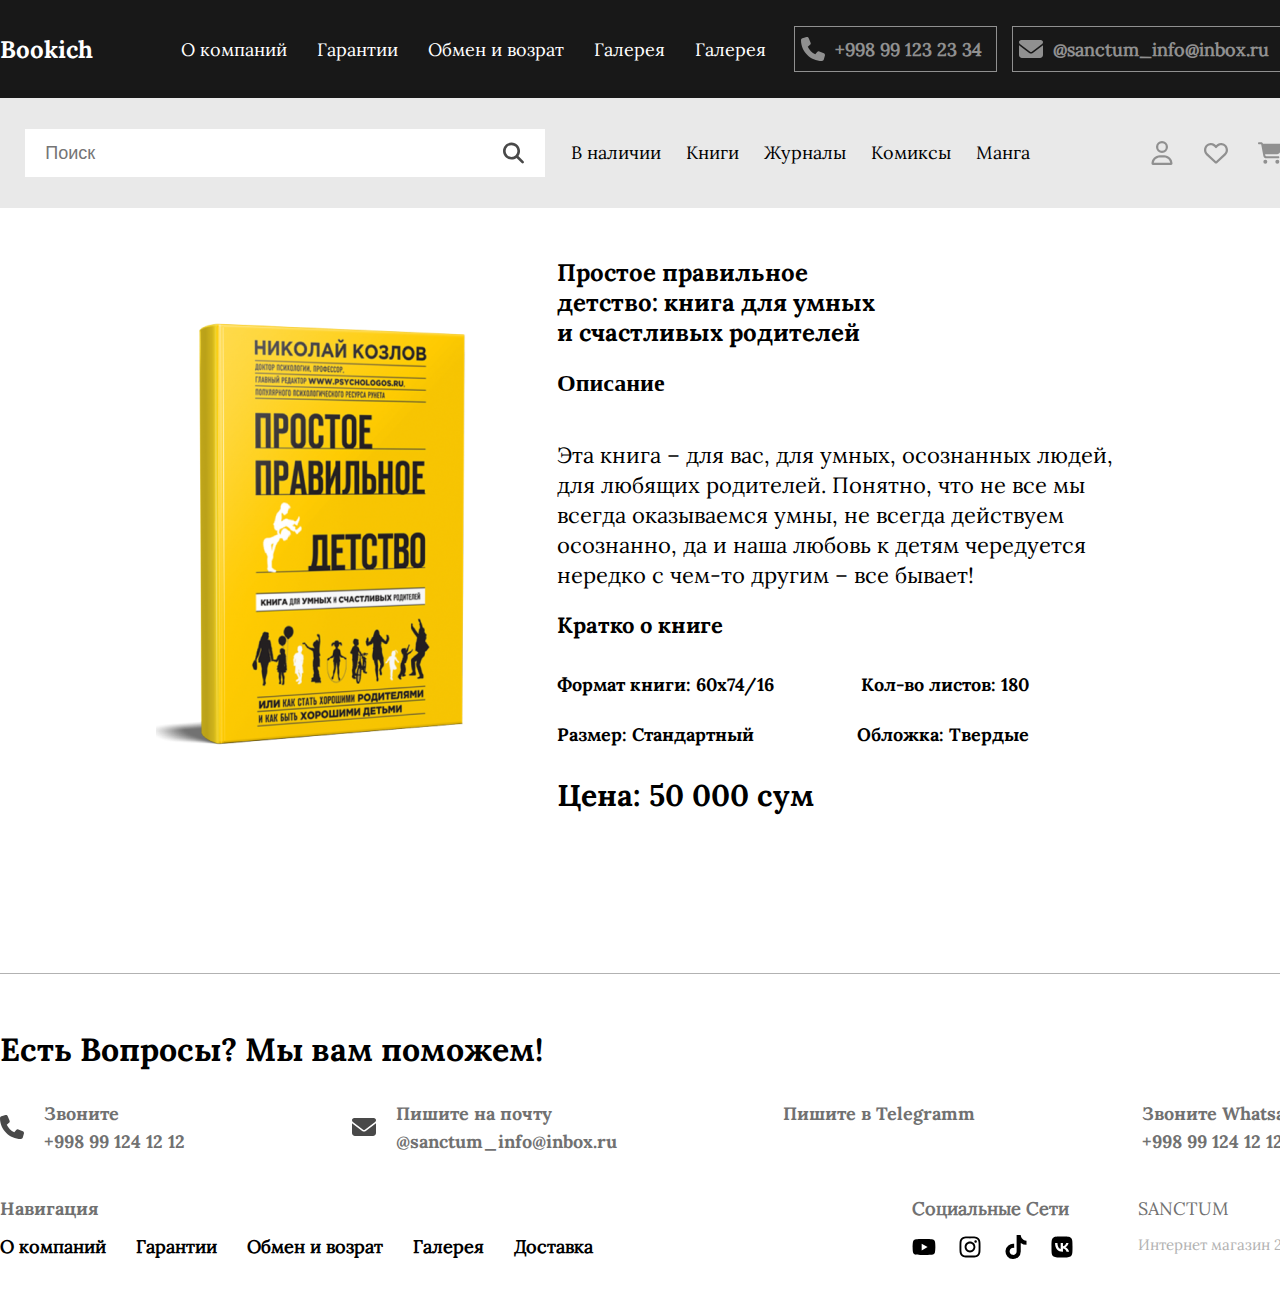
<file: pages/book2.html>
<!DOCTYPE html>
<html lang="en">
  <head>
    <meta charset="UTF-8" />
    <meta name="viewport" content="width=device-width, initial-scale=1.0" />
    <title>Bookich</title>
    <link rel="stylesheet" href="../styles/main.css" />
  </head>
  <body>
    <div class="box1">
      <div class="box1__wrap container">
        <a href="./index.html" class="box1__title">Bookich</a>
        <div class="box1__list">
          <a href="./about.html" class="box1__link">О компаний</a>
          <a href="#" class="box1__link">Гарантии</a>
          <a href="#" class="box1__link">Обмен и возрат</a>
          <a href="./instock.html" class="box1__link">Галерея</a>
          <a href="./instock.html" class="box1__link">Галерея</a>
        </div>
        <div class="box1__wrap2">
          <a href="tel:+998 99 123 23 34" class="box1__link2"
            ><svg
              xmlns="http://www.w3.org/2000/svg"
              viewBox="0 0 512 512"
              class="box1__svg"
            >
              <path
                d="M164.9 24.6c-7.7-18.6-28-28.5-47.4-23.2l-88 24C12.1 30.2 0 46 0 64C0 311.4 200.6 512 448 512c18 0 33.8-12.1 38.6-29.5l24-88c5.3-19.4-4.6-39.7-23.2-47.4l-96-40c-16.3-6.8-35.2-2.1-46.3 11.6L304.7 368C234.3 334.7 177.3 277.7 144 207.3L193.3 167c13.7-11.2 18.4-30 11.6-46.3l-40-96z"
              />
            </svg>
            +998 99 123 23 34</a
          >
          <a href="mailto:@sanctum_info@inbox.ru" class="box1__link2"
            ><svg
              xmlns="http://www.w3.org/2000/svg"
              viewBox="0 0 512 512"
              class="box1__svg"
            >
              <path
                d="M48 64C21.5 64 0 85.5 0 112c0 15.1 7.1 29.3 19.2 38.4L236.8 313.6c11.4 8.5 27 8.5 38.4 0L492.8 150.4c12.1-9.1 19.2-23.3 19.2-38.4c0-26.5-21.5-48-48-48H48zM0 176V384c0 35.3 28.7 64 64 64H448c35.3 0 64-28.7 64-64V176L294.4 339.2c-22.8 17.1-54 17.1-76.8 0L0 176z"
              />
            </svg>
            @sanctum_info@inbox.ru</a
          >
        </div>
      </div>
    </div>
    <div class="box2">
      <div class="box2__wrap container">
        <div class="box2__search">
          <input type="text" placeholder="Поиск" class="box2__input" />
          <svg
            xmlns="http://www.w3.org/2000/svg"
            viewBox="0 0 512 512"
            class="box2__svg"
          >
            <path
              d="M416 208c0 45.9-14.9 88.3-40 122.7L502.6 457.4c12.5 12.5 12.5 32.8 0 45.3s-32.8 12.5-45.3 0L330.7 376c-34.4 25.2-76.8 40-122.7 40C93.1 416 0 322.9 0 208S93.1 0 208 0S416 93.1 416 208zM208 352a144 144 0 1 0 0-288 144 144 0 1 0 0 288z"
            />
          </svg>
        </div>
        <div class="box2__cont">
          <div class="box2__cont-list">
            <a href="./instock.html" class="box2__cont-list-link">В наличии</a>
            <a href="#" class="box2__cont-list-link">Книги</a>
            <a href="#" class="box2__cont-list-link">Журналы</a>
            <a href="#" class="box2__cont-list-link">Комиксы</a>
            <a href="#" class="box2__cont-list-link">Манга</a>
          </div>
          <div class="box2__cont-icons">
            <svg
              xmlns="http://www.w3.org/2000/svg"
              viewBox="0 0 448 512"
              class="box2__cont-svg1"
            >
              <path
                d="M304 128a80 80 0 1 0 -160 0 80 80 0 1 0 160 0zM96 128a128 128 0 1 1 256 0A128 128 0 1 1 96 128zM49.3 464H398.7c-8.9-63.3-63.3-112-129-112H178.3c-65.7 0-120.1 48.7-129 112zM0 482.3C0 383.8 79.8 304 178.3 304h91.4C368.2 304 448 383.8 448 482.3c0 16.4-13.3 29.7-29.7 29.7H29.7C13.3 512 0 498.7 0 482.3z"
              />
            </svg>
            <svg
              xmlns="http://www.w3.org/2000/svg"
              viewBox="0 0 512 512"
              class="box2__cont-svg"
            >
              <path
                d="M225.8 468.2l-2.5-2.3L48.1 303.2C17.4 274.7 0 234.7 0 192.8v-3.3c0-70.4 50-130.8 119.2-144C158.6 37.9 198.9 47 231 69.6c9 6.4 17.4 13.8 25 22.3c4.2-4.8 8.7-9.2 13.5-13.3c3.7-3.2 7.5-6.2 11.5-9c0 0 0 0 0 0C313.1 47 353.4 37.9 392.8 45.4C462 58.6 512 119.1 512 189.5v3.3c0 41.9-17.4 81.9-48.1 110.4L288.7 465.9l-2.5 2.3c-8.2 7.6-19 11.9-30.2 11.9s-22-4.2-30.2-11.9zM239.1 145c-.4-.3-.7-.7-1-1.1l-17.8-20c0 0-.1-.1-.1-.1c0 0 0 0 0 0c-23.1-25.9-58-37.7-92-31.2C81.6 101.5 48 142.1 48 189.5v3.3c0 28.5 11.9 55.8 32.8 75.2L256 430.7 431.2 268c20.9-19.4 32.8-46.7 32.8-75.2v-3.3c0-47.3-33.6-88-80.1-96.9c-34-6.5-69 5.4-92 31.2c0 0 0 0-.1 .1s0 0-.1 .1l-17.8 20c-.3 .4-.7 .7-1 1.1c-4.5 4.5-10.6 7-16.9 7s-12.4-2.5-16.9-7z"
              />
            </svg>
            <svg
              xmlns="http://www.w3.org/2000/svg"
              viewBox="0 0 576 512"
              class="box2__cont-svg"
            >
              <path
                d="M0 24C0 10.7 10.7 0 24 0H69.5c22 0 41.5 12.8 50.6 32h411c26.3 0 45.5 25 38.6 50.4l-41 152.3c-8.5 31.4-37 53.3-69.5 53.3H170.7l5.4 28.5c2.2 11.3 12.1 19.5 23.6 19.5H488c13.3 0 24 10.7 24 24s-10.7 24-24 24H199.7c-34.6 0-64.3-24.6-70.7-58.5L77.4 54.5c-.7-3.8-4-6.5-7.9-6.5H24C10.7 48 0 37.3 0 24zM128 464a48 48 0 1 1 96 0 48 48 0 1 1 -96 0zm336-48a48 48 0 1 1 0 96 48 48 0 1 1 0-96z"
              />
            </svg>
          </div>
        </div>
      </div>

      <div class="sign_up">
        <h2 class="sign_up-title">Регистрация</h2>
        <div class="sign_up-box">
          <div class="sign_up-box-card">
            <p class="sign_up-box-card-text">Введите почту</p>
            <input type="email" class="sign_up-box-card-input" />
          </div>
          <div class="sign_up-box-card">
            <p class="sign_up-box-card-text">Создайте пароль</p>
            <input type="password" class="sign_up-box-card-input" />
          </div>
          <div class="sign_up-box-card">
            <p class="sign_up-box-card-text">Повторите пароль</p>
            <input type="password" class="sign_up-box-card-input" />
          </div>
        </div>
        <button class="sign_up-box-btn">Регистрация</button>
        <p class="signin">
          Войти
        </p>
      </div>
      <div class="sign_in">
        <h2 class="sign_up-title">Войти</h2>
        <div class="sign_up-box">
          <div class="sign_up-box-card">
            <p class="sign_up-box-card-text">Введите почту</p>
            <input type="email" class="sign_up-box-card-input" />
          </div>
          <div class="sign_up-box-card">
            <p class="sign_up-box-card-text">Введите пароль</p>
            <input type="password" class="sign_up-box-card-input" />
            <p class="sign_up-box-card-text">Забыли пароль?</p>
          </div>
        </div>
        <button class="sign_in-box-btn">Войти</button>
        <p class="signin2">
          Регистрация
        </p>
      </div>
    </div>
    <section>
      <div class="bsection__wrap container">
        <div class="bleft__box">
          <img src="../img/books/bbook2.png" alt="" />
        </div>
        <div class="bright__box">
          <h3 class="bright__box-title">
            Простое правильное детство: книга для умных и счастливых родителей
          </h3>
          <div class="bright__box-desc">
            <h4 class="bright__box-desc-title">Описание</h4>
            <p class="bright__box-desc-text">
              Эта книга – для вас, для умных, осознанных людей, для любящих
              родителей. Понятно, что не все мы всегда оказываемся умны, не
              всегда действуем осознанно, да и наша любовь к детям чередуется
              нередко с чем-то другим – все бывает!
            </p>
          </div>
          <div class="bright__box-about">
            <h4 class="bright__box-about-title">Кратко о книге</h4>
            <div class="bright__box-about-cont">
              <p class="bright__box-about-cont-text">Формат книги: 60x74/16</p>
              <p class="bright__box-about-cont-text">Кол-во листов: 180</p>
              <p class="bright__box-about-cont-text">Размер: Стандартный</p>
              <p class="bright__box-about-cont-text">Обложка: Твердые</p>
            </div>
            <h3 class="bright__box-about-price">Цена: 50 000 сум</h3>
          </div>
        </div>
      </div>
    </section>
    <footer>
      <div class="footer__wrap container">
        <div class="footer__help">
          <h2 class="footer__help-title">Есть Вопросы? Мы вам поможем!</h2>
          <div class="footer__help-box">
            <div class="footer__card">
              <svg
                xmlns="http://www.w3.org/2000/svg"
                viewBox="0 0 512 512"
                class="footer__card-svg"
              >
                <path
                  d="M164.9 24.6c-7.7-18.6-28-28.5-47.4-23.2l-88 24C12.1 30.2 0 46 0 64C0 311.4 200.6 512 448 512c18 0 33.8-12.1 38.6-29.5l24-88c5.3-19.4-4.6-39.7-23.2-47.4l-96-40c-16.3-6.8-35.2-2.1-46.3 11.6L304.7 368C234.3 334.7 177.3 277.7 144 207.3L193.3 167c13.7-11.2 18.4-30 11.6-46.3l-40-96z"
                />
              </svg>
              <p class="footer__card-text">
                Звоните
                <a href="tel:+998 99 124 12 12" class="footer__card-text-link"
                  >+998 99 124 12 12</a
                >
              </p>
            </div>
            <div class="footer__card">
              <svg
                xmlns="http://www.w3.org/2000/svg"
                viewBox="0 0 512 512"
                class="footer__card-svg"
              >
                <path
                  d="M48 64C21.5 64 0 85.5 0 112c0 15.1 7.1 29.3 19.2 38.4L236.8 313.6c11.4 8.5 27 8.5 38.4 0L492.8 150.4c12.1-9.1 19.2-23.3 19.2-38.4c0-26.5-21.5-48-48-48H48zM0 176V384c0 35.3 28.7 64 64 64H448c35.3 0 64-28.7 64-64V176L294.4 339.2c-22.8 17.1-54 17.1-76.8 0L0 176z"
                />
              </svg>
              <p class="footer__card-text">
                Пишите на почту
                <a
                  href="mailto:@sanctum_info@inbox.ru"
                  class="footer__card-text-link"
                  >@sanctum_info@inbox.ru</a
                >
              </p>
            </div>
            <div class="footer__card">
              <a href="#" class="footer__card-text"> Пишите в Telegramm </a>
            </div>
            <div class="footer__card">
              <p class="footer__card-text">
                Звоните Whatsapp
                <a href="tel:+998 99 124 12 12" class="footer__card-text-link"
                  >+998 99 124 12 12</a
                >
              </p>
            </div>
          </div>
        </div>
        <div class="footer__cont">
          <div class="fleft__box">
            <p class="fleft__box-text">Навигация</p>
            <div class="fleft__box-list">
              <a href="./about.html" class="fleft__box-list-link">О компаний</a>
              <a href="#" class="fleft__box-list-link">Гарантии</a>
              <a href="#" class="fleft__box-list-link">Обмен и возрат</a>
              <a href="./instock.html" class="fleft__box-list-link">Галерея</a>
              <a href="#" class="fleft__box-list-link">Доставка</a>
            </div>
          </div>
          <div class="fright__box">
            <div class="fright__box-card">
              <p class="fright__box-card-text">Социальные Сети</p>
              <div class="fright__box-card-icons">
                <svg
                  xmlns="http://www.w3.org/2000/svg"
                  viewBox="0 0 576 512"
                  class="fright__box-card-svg"
                >
                  <path
                    d="M549.7 124.1c-6.3-23.7-24.8-42.3-48.3-48.6C458.8 64 288 64 288 64S117.2 64 74.6 75.5c-23.5 6.3-42 24.9-48.3 48.6-11.4 42.9-11.4 132.3-11.4 132.3s0 89.4 11.4 132.3c6.3 23.7 24.8 41.5 48.3 47.8C117.2 448 288 448 288 448s170.8 0 213.4-11.5c23.5-6.3 42-24.2 48.3-47.8 11.4-42.9 11.4-132.3 11.4-132.3s0-89.4-11.4-132.3zm-317.5 213.5V175.2l142.7 81.2-142.7 81.2z"
                  />
                </svg>
                <svg
                  xmlns="http://www.w3.org/2000/svg"
                  viewBox="0 0 448 512"
                  class="fright__box-card-svg"
                >
                  <path
                    d="M224.1 141c-63.6 0-114.9 51.3-114.9 114.9s51.3 114.9 114.9 114.9S339 319.5 339 255.9 287.7 141 224.1 141zm0 189.6c-41.1 0-74.7-33.5-74.7-74.7s33.5-74.7 74.7-74.7 74.7 33.5 74.7 74.7-33.6 74.7-74.7 74.7zm146.4-194.3c0 14.9-12 26.8-26.8 26.8-14.9 0-26.8-12-26.8-26.8s12-26.8 26.8-26.8 26.8 12 26.8 26.8zm76.1 27.2c-1.7-35.9-9.9-67.7-36.2-93.9-26.2-26.2-58-34.4-93.9-36.2-37-2.1-147.9-2.1-184.9 0-35.8 1.7-67.6 9.9-93.9 36.1s-34.4 58-36.2 93.9c-2.1 37-2.1 147.9 0 184.9 1.7 35.9 9.9 67.7 36.2 93.9s58 34.4 93.9 36.2c37 2.1 147.9 2.1 184.9 0 35.9-1.7 67.7-9.9 93.9-36.2 26.2-26.2 34.4-58 36.2-93.9 2.1-37 2.1-147.8 0-184.8zM398.8 388c-7.8 19.6-22.9 34.7-42.6 42.6-29.5 11.7-99.5 9-132.1 9s-102.7 2.6-132.1-9c-19.6-7.8-34.7-22.9-42.6-42.6-11.7-29.5-9-99.5-9-132.1s-2.6-102.7 9-132.1c7.8-19.6 22.9-34.7 42.6-42.6 29.5-11.7 99.5-9 132.1-9s102.7-2.6 132.1 9c19.6 7.8 34.7 22.9 42.6 42.6 11.7 29.5 9 99.5 9 132.1s2.7 102.7-9 132.1z"
                  />
                </svg>
                <svg
                  xmlns="http://www.w3.org/2000/svg"
                  viewBox="0 0 448 512"
                  class="fright__box-card-svg"
                >
                  <path
                    d="M448 209.9a210.1 210.1 0 0 1 -122.8-39.3V349.4A162.6 162.6 0 1 1 185 188.3V278.2a74.6 74.6 0 1 0 52.2 71.2V0l88 0a121.2 121.2 0 0 0 1.9 22.2h0A122.2 122.2 0 0 0 381 102.4a121.4 121.4 0 0 0 67 20.1z"
                  />
                </svg>
                <svg
                  xmlns="http://www.w3.org/2000/svg"
                  viewBox="0 0 448 512"
                  class="fright__box-card-svg"
                >
                  <path
                    d="M31.5 63.5C0 95 0 145.7 0 247V265C0 366.3 0 417 31.5 448.5C63 480 113.7 480 215 480H233C334.3 480 385 480 416.5 448.5C448 417 448 366.3 448 265V247C448 145.7 448 95 416.5 63.5C385 32 334.3 32 233 32H215C113.7 32 63 32 31.5 63.5zM75.6 168.3H126.7C128.4 253.8 166.1 290 196 297.4V168.3H244.2V242C273.7 238.8 304.6 205.2 315.1 168.3H363.3C359.3 187.4 351.5 205.6 340.2 221.6C328.9 237.6 314.5 251.1 297.7 261.2C316.4 270.5 332.9 283.6 346.1 299.8C359.4 315.9 369 334.6 374.5 354.7H321.4C316.6 337.3 306.6 321.6 292.9 309.8C279.1 297.9 262.2 290.4 244.2 288.1V354.7H238.4C136.3 354.7 78 284.7 75.6 168.3z"
                  />
                </svg>
              </div>
            </div>
            <div class="fright__box-card2">
              <p class="fright__box-card2-text">SANCTUM</p>
              <p class="fright__box-card2-text2">Интернет магазин 2024</p>
            </div>
          </div>
        </div>
      </div>
    </footer>

    <script src="../script.js"></script>

  </body>
</html>
</file>
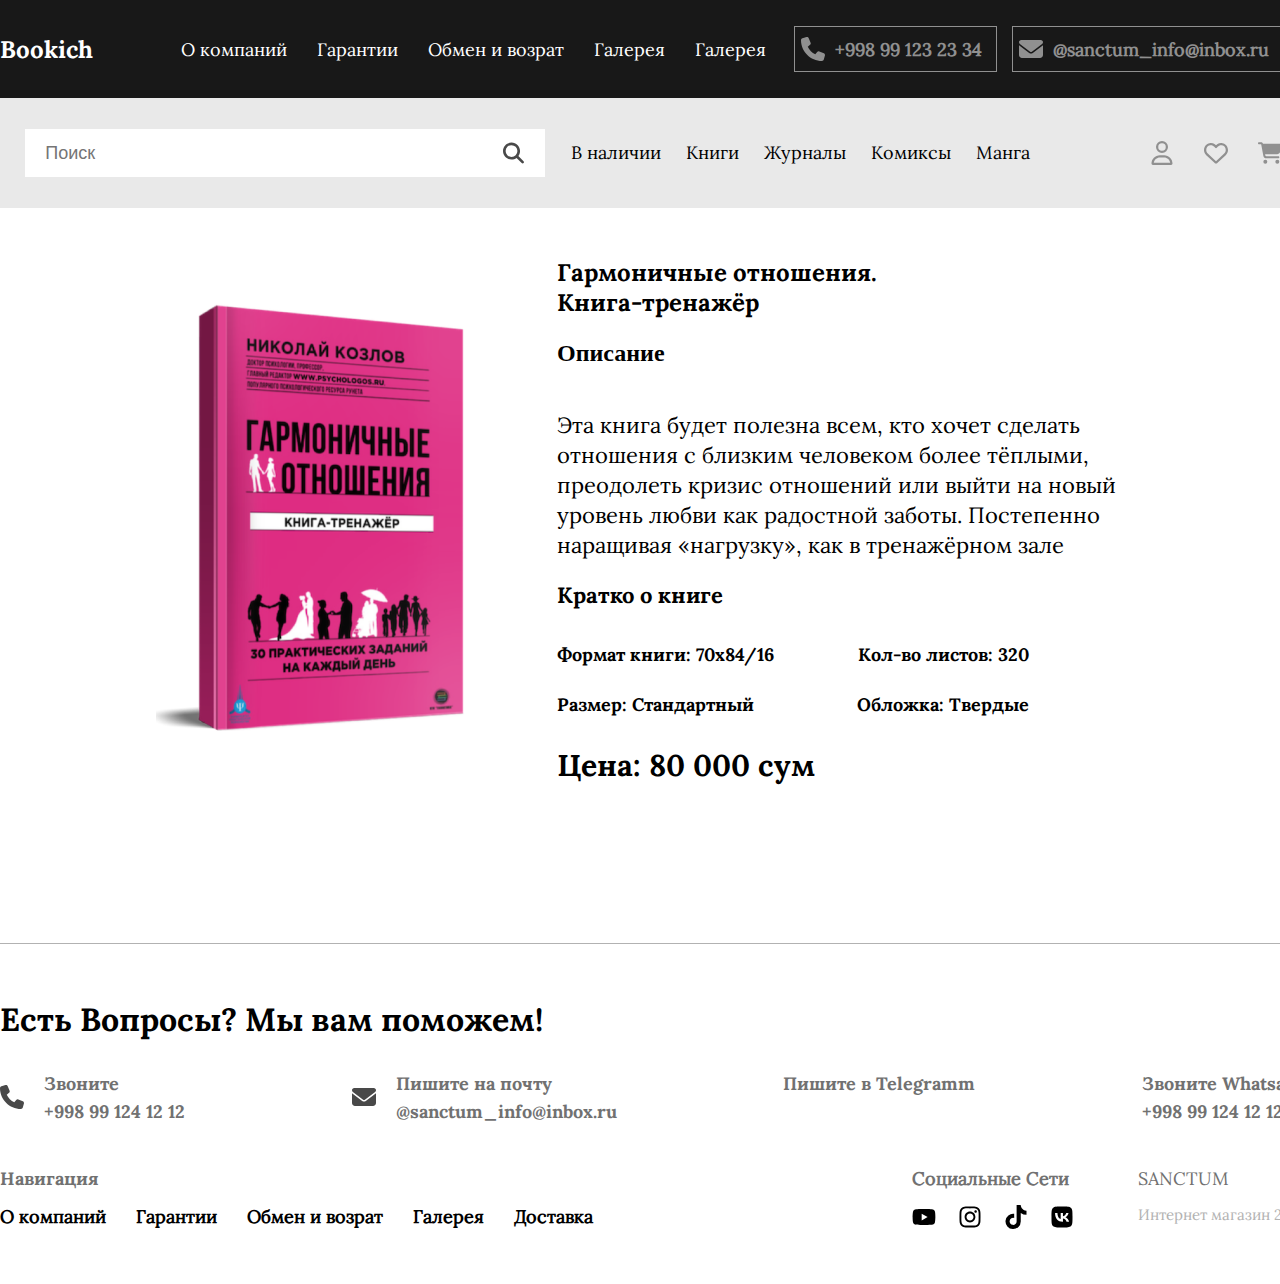
<file: pages/book3.html>
<!DOCTYPE html>
<html lang="en">
  <head>
    <meta charset="UTF-8" />
    <meta name="viewport" content="width=device-width, initial-scale=1.0" />
    <title>Bookich</title>
    <link rel="stylesheet" href="../styles/main.css">
  </head>
  <body>
    <div class="box1">
      <div class="box1__wrap container">
        <a href="./index.html" class="box1__title">Bookich</a>
        <div class="box1__list">
          <a href="./about.html" class="box1__link">О компаний</a>
          <a href="#" class="box1__link">Гарантии</a>
          <a href="#" class="box1__link">Обмен и возрат</a>
          <a href="./instock.html" class="box1__link">Галерея</a>
          <a href="./instock.html" class="box1__link">Галерея</a>
        </div>
        <div class="box1__wrap2">
          <a href="tel:+998 99 123 23 34" class="box1__link2"
            ><svg
              xmlns="http://www.w3.org/2000/svg"
              viewBox="0 0 512 512"
              class="box1__svg"
            >
              <path
                d="M164.9 24.6c-7.7-18.6-28-28.5-47.4-23.2l-88 24C12.1 30.2 0 46 0 64C0 311.4 200.6 512 448 512c18 0 33.8-12.1 38.6-29.5l24-88c5.3-19.4-4.6-39.7-23.2-47.4l-96-40c-16.3-6.8-35.2-2.1-46.3 11.6L304.7 368C234.3 334.7 177.3 277.7 144 207.3L193.3 167c13.7-11.2 18.4-30 11.6-46.3l-40-96z"
              />
            </svg>
            +998 99 123 23 34</a
          >
          <a href="mailto:@sanctum_info@inbox.ru" class="box1__link2"
            ><svg
              xmlns="http://www.w3.org/2000/svg"
              viewBox="0 0 512 512"
              class="box1__svg"
            >
              <path
                d="M48 64C21.5 64 0 85.5 0 112c0 15.1 7.1 29.3 19.2 38.4L236.8 313.6c11.4 8.5 27 8.5 38.4 0L492.8 150.4c12.1-9.1 19.2-23.3 19.2-38.4c0-26.5-21.5-48-48-48H48zM0 176V384c0 35.3 28.7 64 64 64H448c35.3 0 64-28.7 64-64V176L294.4 339.2c-22.8 17.1-54 17.1-76.8 0L0 176z"
              />
            </svg>
            @sanctum_info@inbox.ru</a
          >
        </div>
      </div>
    </div>
    <div class="box2">
      <div class="box2__wrap container">
        <div class="box2__search">
          <input type="text" placeholder="Поиск" class="box2__input" />
          <svg
            xmlns="http://www.w3.org/2000/svg"
            viewBox="0 0 512 512"
            class="box2__svg"
          >
            <path
              d="M416 208c0 45.9-14.9 88.3-40 122.7L502.6 457.4c12.5 12.5 12.5 32.8 0 45.3s-32.8 12.5-45.3 0L330.7 376c-34.4 25.2-76.8 40-122.7 40C93.1 416 0 322.9 0 208S93.1 0 208 0S416 93.1 416 208zM208 352a144 144 0 1 0 0-288 144 144 0 1 0 0 288z"
            />
          </svg>
        </div>
        <div class="box2__cont">
          <div class="box2__cont-list">
            <a href="./instock.html" class="box2__cont-list-link">В наличии</a>
            <a href="#" class="box2__cont-list-link">Книги</a>
            <a href="#" class="box2__cont-list-link">Журналы</a>
            <a href="#" class="box2__cont-list-link">Комиксы</a>
            <a href="#" class="box2__cont-list-link">Манга</a>
          </div>
          <div class="box2__cont-icons">
            <svg
              xmlns="http://www.w3.org/2000/svg"
              viewBox="0 0 448 512"
              class="box2__cont-svg1"
            >
              <path
                d="M304 128a80 80 0 1 0 -160 0 80 80 0 1 0 160 0zM96 128a128 128 0 1 1 256 0A128 128 0 1 1 96 128zM49.3 464H398.7c-8.9-63.3-63.3-112-129-112H178.3c-65.7 0-120.1 48.7-129 112zM0 482.3C0 383.8 79.8 304 178.3 304h91.4C368.2 304 448 383.8 448 482.3c0 16.4-13.3 29.7-29.7 29.7H29.7C13.3 512 0 498.7 0 482.3z"
              />
            </svg>
            <svg
              xmlns="http://www.w3.org/2000/svg"
              viewBox="0 0 512 512"
              class="box2__cont-svg"
            >
              <path
                d="M225.8 468.2l-2.5-2.3L48.1 303.2C17.4 274.7 0 234.7 0 192.8v-3.3c0-70.4 50-130.8 119.2-144C158.6 37.9 198.9 47 231 69.6c9 6.4 17.4 13.8 25 22.3c4.2-4.8 8.7-9.2 13.5-13.3c3.7-3.2 7.5-6.2 11.5-9c0 0 0 0 0 0C313.1 47 353.4 37.9 392.8 45.4C462 58.6 512 119.1 512 189.5v3.3c0 41.9-17.4 81.9-48.1 110.4L288.7 465.9l-2.5 2.3c-8.2 7.6-19 11.9-30.2 11.9s-22-4.2-30.2-11.9zM239.1 145c-.4-.3-.7-.7-1-1.1l-17.8-20c0 0-.1-.1-.1-.1c0 0 0 0 0 0c-23.1-25.9-58-37.7-92-31.2C81.6 101.5 48 142.1 48 189.5v3.3c0 28.5 11.9 55.8 32.8 75.2L256 430.7 431.2 268c20.9-19.4 32.8-46.7 32.8-75.2v-3.3c0-47.3-33.6-88-80.1-96.9c-34-6.5-69 5.4-92 31.2c0 0 0 0-.1 .1s0 0-.1 .1l-17.8 20c-.3 .4-.7 .7-1 1.1c-4.5 4.5-10.6 7-16.9 7s-12.4-2.5-16.9-7z"
              />
            </svg>
            <svg
              xmlns="http://www.w3.org/2000/svg"
              viewBox="0 0 576 512"
              class="box2__cont-svg"
            >
              <path
                d="M0 24C0 10.7 10.7 0 24 0H69.5c22 0 41.5 12.8 50.6 32h411c26.3 0 45.5 25 38.6 50.4l-41 152.3c-8.5 31.4-37 53.3-69.5 53.3H170.7l5.4 28.5c2.2 11.3 12.1 19.5 23.6 19.5H488c13.3 0 24 10.7 24 24s-10.7 24-24 24H199.7c-34.6 0-64.3-24.6-70.7-58.5L77.4 54.5c-.7-3.8-4-6.5-7.9-6.5H24C10.7 48 0 37.3 0 24zM128 464a48 48 0 1 1 96 0 48 48 0 1 1 -96 0zm336-48a48 48 0 1 1 0 96 48 48 0 1 1 0-96z"
              />
            </svg>
          </div>
        </div>
      </div>

      <div class="sign_up">
        <h2 class="sign_up-title">Регистрация</h2>
        <div class="sign_up-box">
          <div class="sign_up-box-card">
            <p class="sign_up-box-card-text">Введите почту</p>
            <input type="email" class="sign_up-box-card-input" />
          </div>
          <div class="sign_up-box-card">
            <p class="sign_up-box-card-text">Создайте пароль</p>
            <input type="password" class="sign_up-box-card-input" />
          </div>
          <div class="sign_up-box-card">
            <p class="sign_up-box-card-text">Повторите пароль</p>
            <input type="password" class="sign_up-box-card-input" />
          </div>
        </div>
        <button class="sign_up-box-btn">Регистрация</button>
        <p class="signin">
          Войти
        </p>
      </div>
      <div class="sign_in">
        <h2 class="sign_up-title">Войти</h2>
        <div class="sign_up-box">
          <div class="sign_up-box-card">
            <p class="sign_up-box-card-text">Введите почту</p>
            <input type="email" class="sign_up-box-card-input" />
          </div>
          <div class="sign_up-box-card">
            <p class="sign_up-box-card-text">Введите пароль</p>
            <input type="password" class="sign_up-box-card-input" />
            <p class="sign_up-box-card-text">Забыли пароль?</p>
          </div>
        </div>
        <button class="sign_in-box-btn">Войти</button>
        <p class="signin2">
          Регистрация
        </p>
      </div>
    </div>
    <section>
      <div class="bsection__wrap container">
        <div class="bleft__box">
          <img src="../img/books/bbook3.png" alt="" />
        </div>
        <div class="bright__box">
          <h3 class="bright__box-title">
            Гармоничные отношения. Книга-тренажёр
          </h3>
          <div class="bright__box-desc">
            <h4 class="bright__box-desc-title">Описание</h4>
            <p class="bright__box-desc-text">
              Эта книга будет полезна всем, кто хочет сделать отношения с
              близким человеком более тёплыми, преодолеть кризис отношений или
              выйти на новый уровень любви как радостной заботы. Постепенно
              наращивая «нагрузку», как в тренажёрном зале
            </p>
          </div>
          <div class="bright__box-about">
            <h4 class="bright__box-about-title">Кратко о книге</h4>
            <div class="bright__box-about-cont">
              <p class="bright__box-about-cont-text">Формат книги: 70x84/16</p>
              <p class="bright__box-about-cont-text">Кол-во листов: 320</p>
              <p class="bright__box-about-cont-text">Размер: Стандартный</p>
              <p class="bright__box-about-cont-text">Обложка: Твердые</p>
            </div>
            <h3 class="bright__box-about-price">Цена: 80 000 сум</h3>
          </div>
        </div>
      </div>
    </section>
    <footer>
      <div class="footer__wrap container">
        <div class="footer__help">
          <h2 class="footer__help-title">Есть Вопросы? Мы вам поможем!</h2>
          <div class="footer__help-box">
            <div class="footer__card">
              <svg
                xmlns="http://www.w3.org/2000/svg"
                viewBox="0 0 512 512"
                class="footer__card-svg"
              >
                <path
                  d="M164.9 24.6c-7.7-18.6-28-28.5-47.4-23.2l-88 24C12.1 30.2 0 46 0 64C0 311.4 200.6 512 448 512c18 0 33.8-12.1 38.6-29.5l24-88c5.3-19.4-4.6-39.7-23.2-47.4l-96-40c-16.3-6.8-35.2-2.1-46.3 11.6L304.7 368C234.3 334.7 177.3 277.7 144 207.3L193.3 167c13.7-11.2 18.4-30 11.6-46.3l-40-96z"
                />
              </svg>
              <p class="footer__card-text">
                Звоните
                <a href="tel:+998 99 124 12 12" class="footer__card-text-link"
                  >+998 99 124 12 12</a
                >
              </p>
            </div>
            <div class="footer__card">
              <svg
                xmlns="http://www.w3.org/2000/svg"
                viewBox="0 0 512 512"
                class="footer__card-svg"
              >
                <path
                  d="M48 64C21.5 64 0 85.5 0 112c0 15.1 7.1 29.3 19.2 38.4L236.8 313.6c11.4 8.5 27 8.5 38.4 0L492.8 150.4c12.1-9.1 19.2-23.3 19.2-38.4c0-26.5-21.5-48-48-48H48zM0 176V384c0 35.3 28.7 64 64 64H448c35.3 0 64-28.7 64-64V176L294.4 339.2c-22.8 17.1-54 17.1-76.8 0L0 176z"
                />
              </svg>
              <p class="footer__card-text">
                Пишите на почту
                <a
                  href="mailto:@sanctum_info@inbox.ru"
                  class="footer__card-text-link"
                  >@sanctum_info@inbox.ru</a
                >
              </p>
            </div>
            <div class="footer__card">
              <a href="#" class="footer__card-text"> Пишите в Telegramm </a>
            </div>
            <div class="footer__card">
              <p class="footer__card-text">
                Звоните Whatsapp
                <a href="tel:+998 99 124 12 12" class="footer__card-text-link"
                  >+998 99 124 12 12</a
                >
              </p>
            </div>
          </div>
        </div>
        <div class="footer__cont">
          <div class="fleft__box">
            <p class="fleft__box-text">Навигация</p>
            <div class="fleft__box-list">
              <a href="./about.html" class="fleft__box-list-link">О компаний</a>
              <a href="#" class="fleft__box-list-link">Гарантии</a>
              <a href="#" class="fleft__box-list-link">Обмен и возрат</a>
              <a href="./instock.html" class="fleft__box-list-link">Галерея</a>
              <a href="#" class="fleft__box-list-link">Доставка</a>
            </div>
          </div>
          <div class="fright__box">
            <div class="fright__box-card">
              <p class="fright__box-card-text">Социальные Сети</p>
              <div class="fright__box-card-icons">
                <svg
                  xmlns="http://www.w3.org/2000/svg"
                  viewBox="0 0 576 512"
                  class="fright__box-card-svg"
                >
                  <path
                    d="M549.7 124.1c-6.3-23.7-24.8-42.3-48.3-48.6C458.8 64 288 64 288 64S117.2 64 74.6 75.5c-23.5 6.3-42 24.9-48.3 48.6-11.4 42.9-11.4 132.3-11.4 132.3s0 89.4 11.4 132.3c6.3 23.7 24.8 41.5 48.3 47.8C117.2 448 288 448 288 448s170.8 0 213.4-11.5c23.5-6.3 42-24.2 48.3-47.8 11.4-42.9 11.4-132.3 11.4-132.3s0-89.4-11.4-132.3zm-317.5 213.5V175.2l142.7 81.2-142.7 81.2z"
                  />
                </svg>
                <svg
                  xmlns="http://www.w3.org/2000/svg"
                  viewBox="0 0 448 512"
                  class="fright__box-card-svg"
                >
                  <path
                    d="M224.1 141c-63.6 0-114.9 51.3-114.9 114.9s51.3 114.9 114.9 114.9S339 319.5 339 255.9 287.7 141 224.1 141zm0 189.6c-41.1 0-74.7-33.5-74.7-74.7s33.5-74.7 74.7-74.7 74.7 33.5 74.7 74.7-33.6 74.7-74.7 74.7zm146.4-194.3c0 14.9-12 26.8-26.8 26.8-14.9 0-26.8-12-26.8-26.8s12-26.8 26.8-26.8 26.8 12 26.8 26.8zm76.1 27.2c-1.7-35.9-9.9-67.7-36.2-93.9-26.2-26.2-58-34.4-93.9-36.2-37-2.1-147.9-2.1-184.9 0-35.8 1.7-67.6 9.9-93.9 36.1s-34.4 58-36.2 93.9c-2.1 37-2.1 147.9 0 184.9 1.7 35.9 9.9 67.7 36.2 93.9s58 34.4 93.9 36.2c37 2.1 147.9 2.1 184.9 0 35.9-1.7 67.7-9.9 93.9-36.2 26.2-26.2 34.4-58 36.2-93.9 2.1-37 2.1-147.8 0-184.8zM398.8 388c-7.8 19.6-22.9 34.7-42.6 42.6-29.5 11.7-99.5 9-132.1 9s-102.7 2.6-132.1-9c-19.6-7.8-34.7-22.9-42.6-42.6-11.7-29.5-9-99.5-9-132.1s-2.6-102.7 9-132.1c7.8-19.6 22.9-34.7 42.6-42.6 29.5-11.7 99.5-9 132.1-9s102.7-2.6 132.1 9c19.6 7.8 34.7 22.9 42.6 42.6 11.7 29.5 9 99.5 9 132.1s2.7 102.7-9 132.1z"
                  />
                </svg>
                <svg
                  xmlns="http://www.w3.org/2000/svg"
                  viewBox="0 0 448 512"
                  class="fright__box-card-svg"
                >
                  <path
                    d="M448 209.9a210.1 210.1 0 0 1 -122.8-39.3V349.4A162.6 162.6 0 1 1 185 188.3V278.2a74.6 74.6 0 1 0 52.2 71.2V0l88 0a121.2 121.2 0 0 0 1.9 22.2h0A122.2 122.2 0 0 0 381 102.4a121.4 121.4 0 0 0 67 20.1z"
                  />
                </svg>
                <svg
                  xmlns="http://www.w3.org/2000/svg"
                  viewBox="0 0 448 512"
                  class="fright__box-card-svg"
                >
                  <path
                    d="M31.5 63.5C0 95 0 145.7 0 247V265C0 366.3 0 417 31.5 448.5C63 480 113.7 480 215 480H233C334.3 480 385 480 416.5 448.5C448 417 448 366.3 448 265V247C448 145.7 448 95 416.5 63.5C385 32 334.3 32 233 32H215C113.7 32 63 32 31.5 63.5zM75.6 168.3H126.7C128.4 253.8 166.1 290 196 297.4V168.3H244.2V242C273.7 238.8 304.6 205.2 315.1 168.3H363.3C359.3 187.4 351.5 205.6 340.2 221.6C328.9 237.6 314.5 251.1 297.7 261.2C316.4 270.5 332.9 283.6 346.1 299.8C359.4 315.9 369 334.6 374.5 354.7H321.4C316.6 337.3 306.6 321.6 292.9 309.8C279.1 297.9 262.2 290.4 244.2 288.1V354.7H238.4C136.3 354.7 78 284.7 75.6 168.3z"
                  />
                </svg>
              </div>
            </div>
            <div class="fright__box-card2">
              <p class="fright__box-card2-text">SANCTUM</p>
              <p class="fright__box-card2-text2">Интернет магазин 2024</p>
            </div>
          </div>
        </div>
      </div>
    </footer>

    <script src="../script.js"></script>

  </body>
</html>
</file>
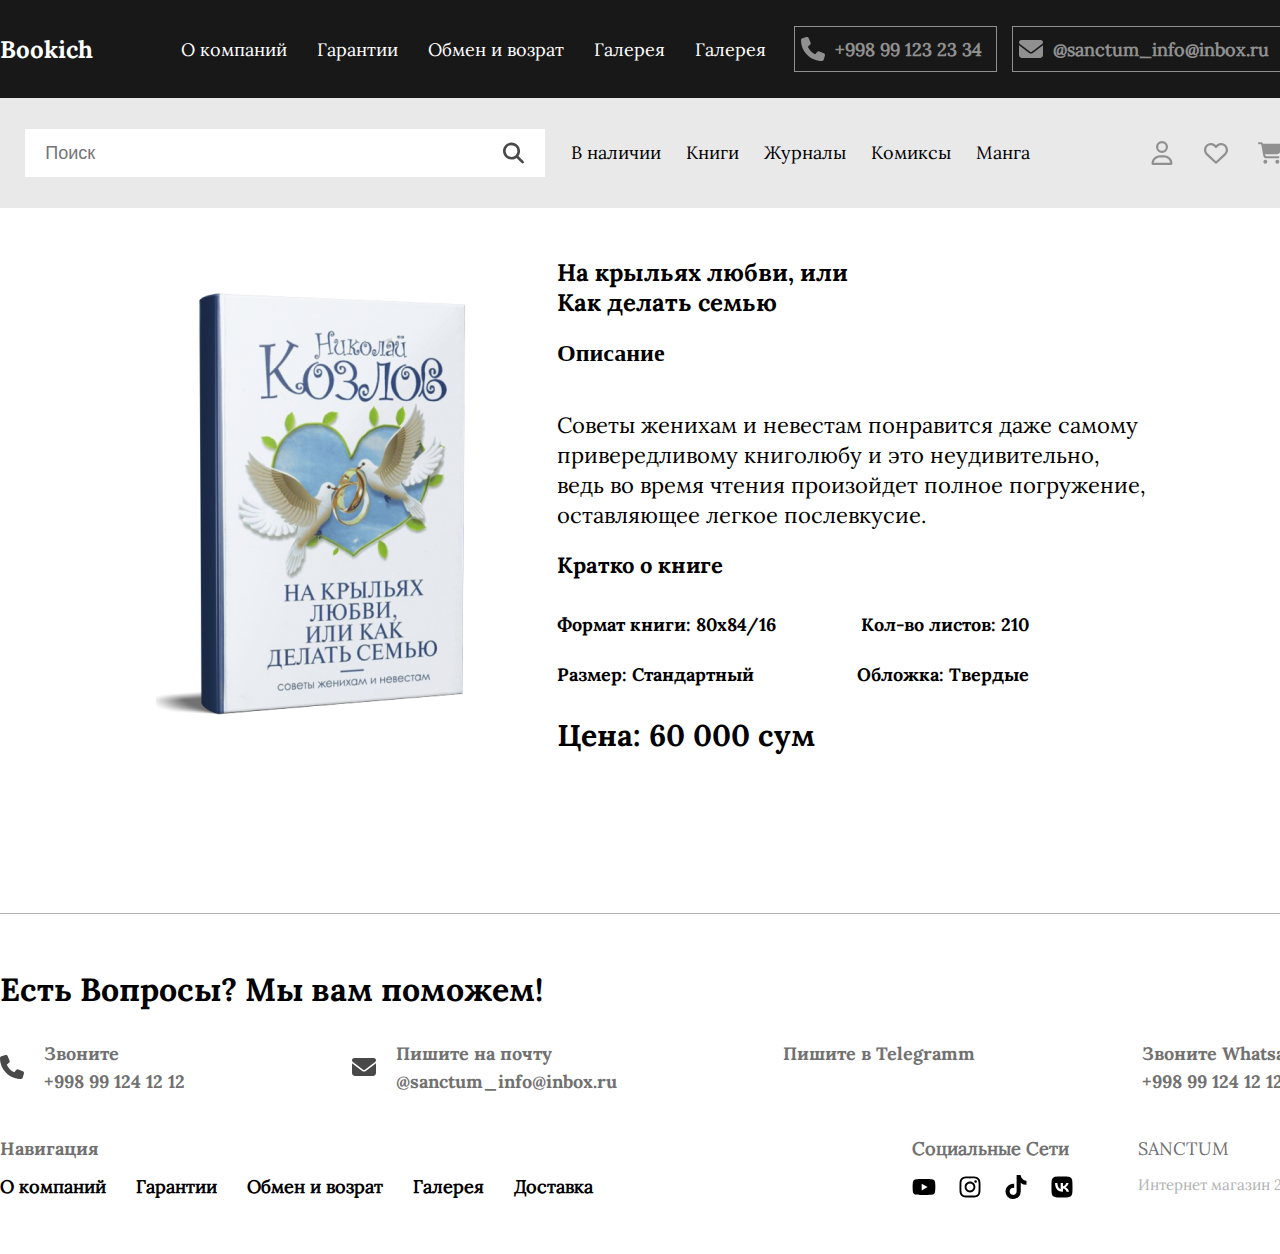
<file: pages/book4.html>
<!DOCTYPE html>
<html lang="en">
  <head>
    <meta charset="UTF-8" />
    <meta name="viewport" content="width=device-width, initial-scale=1.0" />
    <title>Bookich</title>
    <link rel="stylesheet" href="../styles/main.css" />
  </head>
  <body>
    <div class="box1">
      <div class="box1__wrap container">
        <a href="./index.html" class="box1__title">Bookich</a>
        <div class="box1__list">
          <a href="./about.html" class="box1__link">О компаний</a>
          <a href="#" class="box1__link">Гарантии</a>
          <a href="#" class="box1__link">Обмен и возрат</a>
          <a href="./instock.html" class="box1__link">Галерея</a>
          <a href="./instock.html" class="box1__link">Галерея</a>
        </div>
        <div class="box1__wrap2">
          <a href="tel:+998 99 123 23 34" class="box1__link2"
            ><svg
              xmlns="http://www.w3.org/2000/svg"
              viewBox="0 0 512 512"
              class="box1__svg"
            >
              <path
                d="M164.9 24.6c-7.7-18.6-28-28.5-47.4-23.2l-88 24C12.1 30.2 0 46 0 64C0 311.4 200.6 512 448 512c18 0 33.8-12.1 38.6-29.5l24-88c5.3-19.4-4.6-39.7-23.2-47.4l-96-40c-16.3-6.8-35.2-2.1-46.3 11.6L304.7 368C234.3 334.7 177.3 277.7 144 207.3L193.3 167c13.7-11.2 18.4-30 11.6-46.3l-40-96z"
              />
            </svg>
            +998 99 123 23 34</a
          >
          <a href="mailto:@sanctum_info@inbox.ru" class="box1__link2"
            ><svg
              xmlns="http://www.w3.org/2000/svg"
              viewBox="0 0 512 512"
              class="box1__svg"
            >
              <path
                d="M48 64C21.5 64 0 85.5 0 112c0 15.1 7.1 29.3 19.2 38.4L236.8 313.6c11.4 8.5 27 8.5 38.4 0L492.8 150.4c12.1-9.1 19.2-23.3 19.2-38.4c0-26.5-21.5-48-48-48H48zM0 176V384c0 35.3 28.7 64 64 64H448c35.3 0 64-28.7 64-64V176L294.4 339.2c-22.8 17.1-54 17.1-76.8 0L0 176z"
              />
            </svg>
            @sanctum_info@inbox.ru</a
          >
        </div>
      </div>
    </div>
    <div class="box2">
      <div class="box2__wrap container">
        <div class="box2__search">
          <input type="text" placeholder="Поиск" class="box2__input" />
          <svg
            xmlns="http://www.w3.org/2000/svg"
            viewBox="0 0 512 512"
            class="box2__svg"
          >
            <path
              d="M416 208c0 45.9-14.9 88.3-40 122.7L502.6 457.4c12.5 12.5 12.5 32.8 0 45.3s-32.8 12.5-45.3 0L330.7 376c-34.4 25.2-76.8 40-122.7 40C93.1 416 0 322.9 0 208S93.1 0 208 0S416 93.1 416 208zM208 352a144 144 0 1 0 0-288 144 144 0 1 0 0 288z"
            />
          </svg>
        </div>
        <div class="box2__cont">
          <div class="box2__cont-list">
            <a href="./instock.html" class="box2__cont-list-link">В наличии</a>
            <a href="#" class="box2__cont-list-link">Книги</a>
            <a href="#" class="box2__cont-list-link">Журналы</a>
            <a href="#" class="box2__cont-list-link">Комиксы</a>
            <a href="#" class="box2__cont-list-link">Манга</a>
          </div>
          <div class="box2__cont-icons">
            <svg
              xmlns="http://www.w3.org/2000/svg"
              viewBox="0 0 448 512"
              class="box2__cont-svg1"
            >
              <path
                d="M304 128a80 80 0 1 0 -160 0 80 80 0 1 0 160 0zM96 128a128 128 0 1 1 256 0A128 128 0 1 1 96 128zM49.3 464H398.7c-8.9-63.3-63.3-112-129-112H178.3c-65.7 0-120.1 48.7-129 112zM0 482.3C0 383.8 79.8 304 178.3 304h91.4C368.2 304 448 383.8 448 482.3c0 16.4-13.3 29.7-29.7 29.7H29.7C13.3 512 0 498.7 0 482.3z"
              />
            </svg>
            <svg
              xmlns="http://www.w3.org/2000/svg"
              viewBox="0 0 512 512"
              class="box2__cont-svg"
            >
              <path
                d="M225.8 468.2l-2.5-2.3L48.1 303.2C17.4 274.7 0 234.7 0 192.8v-3.3c0-70.4 50-130.8 119.2-144C158.6 37.9 198.9 47 231 69.6c9 6.4 17.4 13.8 25 22.3c4.2-4.8 8.7-9.2 13.5-13.3c3.7-3.2 7.5-6.2 11.5-9c0 0 0 0 0 0C313.1 47 353.4 37.9 392.8 45.4C462 58.6 512 119.1 512 189.5v3.3c0 41.9-17.4 81.9-48.1 110.4L288.7 465.9l-2.5 2.3c-8.2 7.6-19 11.9-30.2 11.9s-22-4.2-30.2-11.9zM239.1 145c-.4-.3-.7-.7-1-1.1l-17.8-20c0 0-.1-.1-.1-.1c0 0 0 0 0 0c-23.1-25.9-58-37.7-92-31.2C81.6 101.5 48 142.1 48 189.5v3.3c0 28.5 11.9 55.8 32.8 75.2L256 430.7 431.2 268c20.9-19.4 32.8-46.7 32.8-75.2v-3.3c0-47.3-33.6-88-80.1-96.9c-34-6.5-69 5.4-92 31.2c0 0 0 0-.1 .1s0 0-.1 .1l-17.8 20c-.3 .4-.7 .7-1 1.1c-4.5 4.5-10.6 7-16.9 7s-12.4-2.5-16.9-7z"
              />
            </svg>
            <svg
              xmlns="http://www.w3.org/2000/svg"
              viewBox="0 0 576 512"
              class="box2__cont-svg"
            >
              <path
                d="M0 24C0 10.7 10.7 0 24 0H69.5c22 0 41.5 12.8 50.6 32h411c26.3 0 45.5 25 38.6 50.4l-41 152.3c-8.5 31.4-37 53.3-69.5 53.3H170.7l5.4 28.5c2.2 11.3 12.1 19.5 23.6 19.5H488c13.3 0 24 10.7 24 24s-10.7 24-24 24H199.7c-34.6 0-64.3-24.6-70.7-58.5L77.4 54.5c-.7-3.8-4-6.5-7.9-6.5H24C10.7 48 0 37.3 0 24zM128 464a48 48 0 1 1 96 0 48 48 0 1 1 -96 0zm336-48a48 48 0 1 1 0 96 48 48 0 1 1 0-96z"
              />
            </svg>
          </div>
        </div>
      </div>

      <div class="sign_up">
        <h2 class="sign_up-title">Регистрация</h2>
        <div class="sign_up-box">
          <div class="sign_up-box-card">
            <p class="sign_up-box-card-text">Введите почту</p>
            <input type="email" class="sign_up-box-card-input" />
          </div>
          <div class="sign_up-box-card">
            <p class="sign_up-box-card-text">Создайте пароль</p>
            <input type="password" class="sign_up-box-card-input" />
          </div>
          <div class="sign_up-box-card">
            <p class="sign_up-box-card-text">Повторите пароль</p>
            <input type="password" class="sign_up-box-card-input" />
          </div>
        </div>
        <button class="sign_up-box-btn">Регистрация</button>
        <p class="signin">
          Войти
        </p>
      </div>
      <div class="sign_in">
        <h2 class="sign_up-title">Войти</h2>
        <div class="sign_up-box">
          <div class="sign_up-box-card">
            <p class="sign_up-box-card-text">Введите почту</p>
            <input type="email" class="sign_up-box-card-input" />
          </div>
          <div class="sign_up-box-card">
            <p class="sign_up-box-card-text">Введите пароль</p>
            <input type="password" class="sign_up-box-card-input" />
            <p class="sign_up-box-card-text">Забыли пароль?</p>
          </div>
        </div>
        <button class="sign_in-box-btn">Войти</button>
        <p class="signin2">
          Регистрация
        </p>
      </div>
    </div>
    <section>
      <div class="bsection__wrap container">
        <div class="bleft__box">
          <img src="../img/books/bbook4.png" alt="" />
        </div>
        <div class="bright__box">
          <h3 class="bright__box-title">
            На крыльях любви, или Как делать семью
          </h3>
          <div class="bright__box-desc">
            <h4 class="bright__box-desc-title">Описание</h4>
            <p class="bright__box-desc-text">
              Советы женихам и невестам понравится даже самому привередливому
              книголюбу и это неудивительно, ведь во время чтения произойдет
              полное погружение, оставляющее легкое послевкусие.
            </p>
          </div>
          <div class="bright__box-about">
            <h4 class="bright__box-about-title">Кратко о книге</h4>
            <div class="bright__box-about-cont">
              <p class="bright__box-about-cont-text">Формат книги: 80x84/16</p>
              <p class="bright__box-about-cont-text">Кол-во листов: 210</p>
              <p class="bright__box-about-cont-text">Размер: Стандартный</p>
              <p class="bright__box-about-cont-text">Обложка: Твердые</p>
            </div>
            <h3 class="bright__box-about-price">Цена: 60 000 сум</h3>
          </div>
        </div>
      </div>
    </section>
    <footer>
      <div class="footer__wrap container">
        <div class="footer__help">
          <h2 class="footer__help-title">Есть Вопросы? Мы вам поможем!</h2>
          <div class="footer__help-box">
            <div class="footer__card">
              <svg
                xmlns="http://www.w3.org/2000/svg"
                viewBox="0 0 512 512"
                class="footer__card-svg"
              >
                <path
                  d="M164.9 24.6c-7.7-18.6-28-28.5-47.4-23.2l-88 24C12.1 30.2 0 46 0 64C0 311.4 200.6 512 448 512c18 0 33.8-12.1 38.6-29.5l24-88c5.3-19.4-4.6-39.7-23.2-47.4l-96-40c-16.3-6.8-35.2-2.1-46.3 11.6L304.7 368C234.3 334.7 177.3 277.7 144 207.3L193.3 167c13.7-11.2 18.4-30 11.6-46.3l-40-96z"
                />
              </svg>
              <p class="footer__card-text">
                Звоните
                <a href="tel:+998 99 124 12 12" class="footer__card-text-link"
                  >+998 99 124 12 12</a
                >
              </p>
            </div>
            <div class="footer__card">
              <svg
                xmlns="http://www.w3.org/2000/svg"
                viewBox="0 0 512 512"
                class="footer__card-svg"
              >
                <path
                  d="M48 64C21.5 64 0 85.5 0 112c0 15.1 7.1 29.3 19.2 38.4L236.8 313.6c11.4 8.5 27 8.5 38.4 0L492.8 150.4c12.1-9.1 19.2-23.3 19.2-38.4c0-26.5-21.5-48-48-48H48zM0 176V384c0 35.3 28.7 64 64 64H448c35.3 0 64-28.7 64-64V176L294.4 339.2c-22.8 17.1-54 17.1-76.8 0L0 176z"
                />
              </svg>
              <p class="footer__card-text">
                Пишите на почту
                <a
                  href="mailto:@sanctum_info@inbox.ru"
                  class="footer__card-text-link"
                  >@sanctum_info@inbox.ru</a
                >
              </p>
            </div>
            <div class="footer__card">
              <a href="#" class="footer__card-text"> Пишите в Telegramm </a>
            </div>
            <div class="footer__card">
              <p class="footer__card-text">
                Звоните Whatsapp
                <a href="tel:+998 99 124 12 12" class="footer__card-text-link"
                  >+998 99 124 12 12</a
                >
              </p>
            </div>
          </div>
        </div>
        <div class="footer__cont">
          <div class="fleft__box">
            <p class="fleft__box-text">Навигация</p>
            <div class="fleft__box-list">
              <a href="./about.html" class="fleft__box-list-link">О компаний</a>
              <a href="#" class="fleft__box-list-link">Гарантии</a>
              <a href="#" class="fleft__box-list-link">Обмен и возрат</a>
              <a href="./instock.html" class="fleft__box-list-link">Галерея</a>
              <a href="#" class="fleft__box-list-link">Доставка</a>
            </div>
          </div>
          <div class="fright__box">
            <div class="fright__box-card">
              <p class="fright__box-card-text">Социальные Сети</p>
              <div class="fright__box-card-icons">
                <svg
                  xmlns="http://www.w3.org/2000/svg"
                  viewBox="0 0 576 512"
                  class="fright__box-card-svg"
                >
                  <path
                    d="M549.7 124.1c-6.3-23.7-24.8-42.3-48.3-48.6C458.8 64 288 64 288 64S117.2 64 74.6 75.5c-23.5 6.3-42 24.9-48.3 48.6-11.4 42.9-11.4 132.3-11.4 132.3s0 89.4 11.4 132.3c6.3 23.7 24.8 41.5 48.3 47.8C117.2 448 288 448 288 448s170.8 0 213.4-11.5c23.5-6.3 42-24.2 48.3-47.8 11.4-42.9 11.4-132.3 11.4-132.3s0-89.4-11.4-132.3zm-317.5 213.5V175.2l142.7 81.2-142.7 81.2z"
                  />
                </svg>
                <svg
                  xmlns="http://www.w3.org/2000/svg"
                  viewBox="0 0 448 512"
                  class="fright__box-card-svg"
                >
                  <path
                    d="M224.1 141c-63.6 0-114.9 51.3-114.9 114.9s51.3 114.9 114.9 114.9S339 319.5 339 255.9 287.7 141 224.1 141zm0 189.6c-41.1 0-74.7-33.5-74.7-74.7s33.5-74.7 74.7-74.7 74.7 33.5 74.7 74.7-33.6 74.7-74.7 74.7zm146.4-194.3c0 14.9-12 26.8-26.8 26.8-14.9 0-26.8-12-26.8-26.8s12-26.8 26.8-26.8 26.8 12 26.8 26.8zm76.1 27.2c-1.7-35.9-9.9-67.7-36.2-93.9-26.2-26.2-58-34.4-93.9-36.2-37-2.1-147.9-2.1-184.9 0-35.8 1.7-67.6 9.9-93.9 36.1s-34.4 58-36.2 93.9c-2.1 37-2.1 147.9 0 184.9 1.7 35.9 9.9 67.7 36.2 93.9s58 34.4 93.9 36.2c37 2.1 147.9 2.1 184.9 0 35.9-1.7 67.7-9.9 93.9-36.2 26.2-26.2 34.4-58 36.2-93.9 2.1-37 2.1-147.8 0-184.8zM398.8 388c-7.8 19.6-22.9 34.7-42.6 42.6-29.5 11.7-99.5 9-132.1 9s-102.7 2.6-132.1-9c-19.6-7.8-34.7-22.9-42.6-42.6-11.7-29.5-9-99.5-9-132.1s-2.6-102.7 9-132.1c7.8-19.6 22.9-34.7 42.6-42.6 29.5-11.7 99.5-9 132.1-9s102.7-2.6 132.1 9c19.6 7.8 34.7 22.9 42.6 42.6 11.7 29.5 9 99.5 9 132.1s2.7 102.7-9 132.1z"
                  />
                </svg>
                <svg
                  xmlns="http://www.w3.org/2000/svg"
                  viewBox="0 0 448 512"
                  class="fright__box-card-svg"
                >
                  <path
                    d="M448 209.9a210.1 210.1 0 0 1 -122.8-39.3V349.4A162.6 162.6 0 1 1 185 188.3V278.2a74.6 74.6 0 1 0 52.2 71.2V0l88 0a121.2 121.2 0 0 0 1.9 22.2h0A122.2 122.2 0 0 0 381 102.4a121.4 121.4 0 0 0 67 20.1z"
                  />
                </svg>
                <svg
                  xmlns="http://www.w3.org/2000/svg"
                  viewBox="0 0 448 512"
                  class="fright__box-card-svg"
                >
                  <path
                    d="M31.5 63.5C0 95 0 145.7 0 247V265C0 366.3 0 417 31.5 448.5C63 480 113.7 480 215 480H233C334.3 480 385 480 416.5 448.5C448 417 448 366.3 448 265V247C448 145.7 448 95 416.5 63.5C385 32 334.3 32 233 32H215C113.7 32 63 32 31.5 63.5zM75.6 168.3H126.7C128.4 253.8 166.1 290 196 297.4V168.3H244.2V242C273.7 238.8 304.6 205.2 315.1 168.3H363.3C359.3 187.4 351.5 205.6 340.2 221.6C328.9 237.6 314.5 251.1 297.7 261.2C316.4 270.5 332.9 283.6 346.1 299.8C359.4 315.9 369 334.6 374.5 354.7H321.4C316.6 337.3 306.6 321.6 292.9 309.8C279.1 297.9 262.2 290.4 244.2 288.1V354.7H238.4C136.3 354.7 78 284.7 75.6 168.3z"
                  />
                </svg>
              </div>
            </div>
            <div class="fright__box-card2">
              <p class="fright__box-card2-text">SANCTUM</p>
              <p class="fright__box-card2-text2">Интернет магазин 2024</p>
            </div>
          </div>
        </div>
      </div>
    </footer>

    <script src="../script.js"></script>

  </body>
</html>
</file>
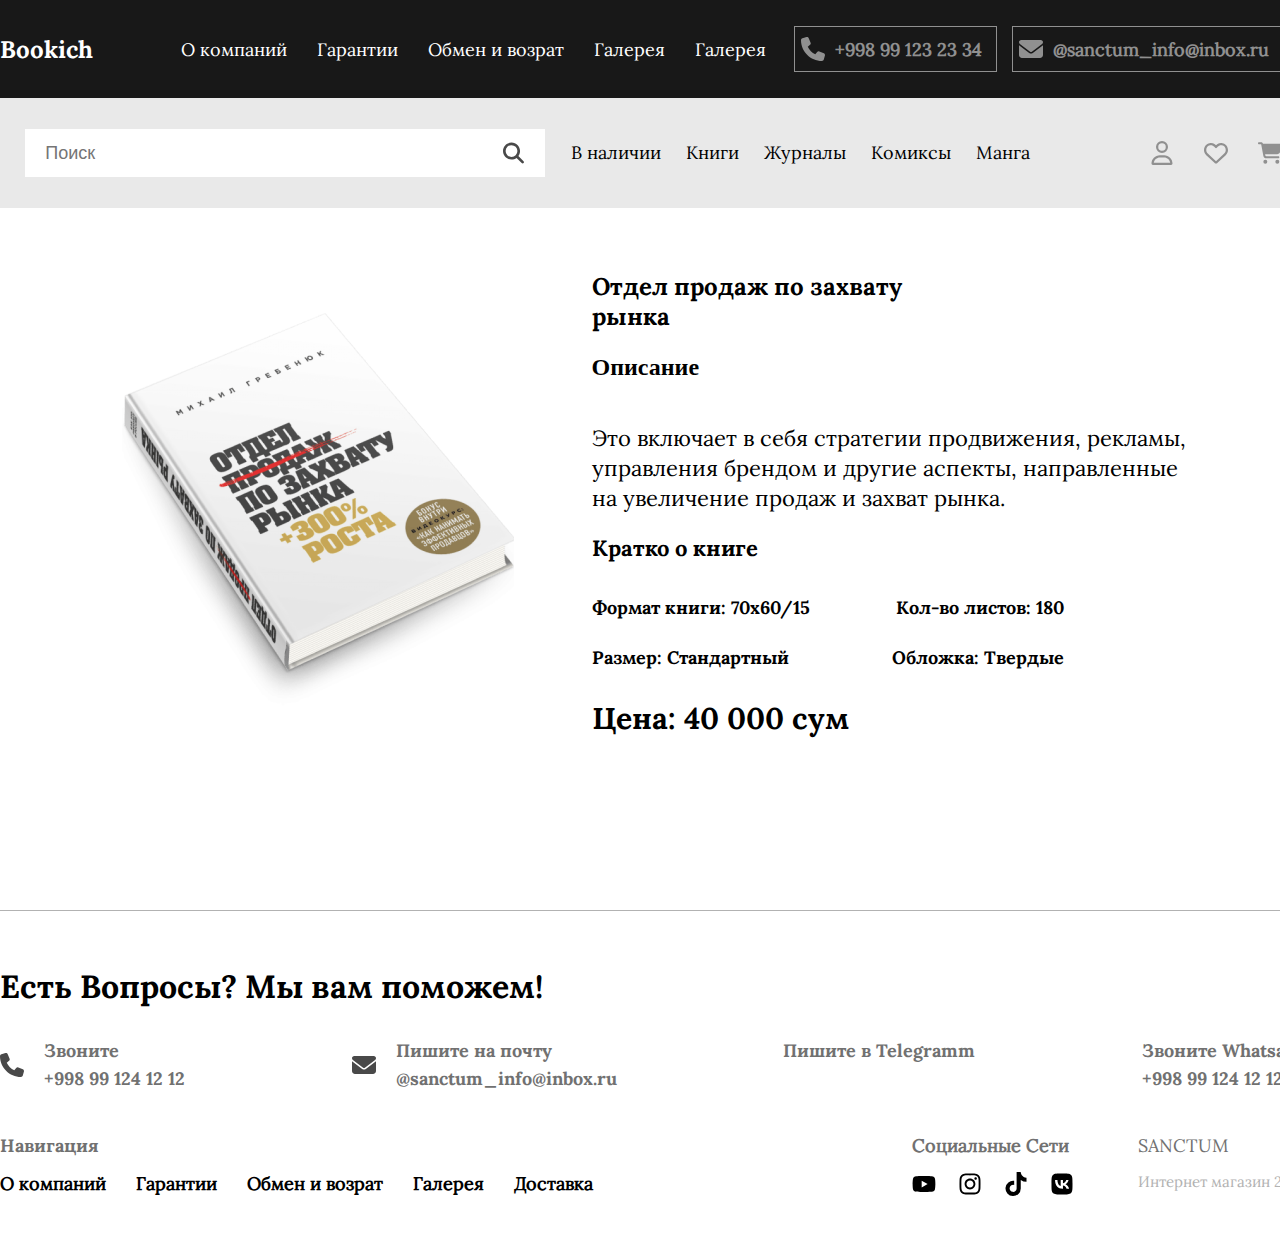
<file: pages/book5.html>
<!DOCTYPE html>
<html lang="en">
  <head>
    <meta charset="UTF-8" />
    <meta name="viewport" content="width=device-width, initial-scale=1.0" />
    <title>Bookich</title>
    <link rel="stylesheet" href="../styles/main.css" />
  </head>
  <body>
    <div class="box1">
      <div class="box1__wrap container">
        <a href="./index.html" class="box1__title">Bookich</a>
        <div class="box1__list">
          <a href="./about.html" class="box1__link">О компаний</a>
          <a href="#" class="box1__link">Гарантии</a>
          <a href="#" class="box1__link">Обмен и возрат</a>
          <a href="./instock.html" class="box1__link">Галерея</a>
          <a href="./instock.html" class="box1__link">Галерея</a>
        </div>
        <div class="box1__wrap2">
          <a href="tel:+998 99 123 23 34" class="box1__link2"
            ><svg
              xmlns="http://www.w3.org/2000/svg"
              viewBox="0 0 512 512"
              class="box1__svg"
            >
              <path
                d="M164.9 24.6c-7.7-18.6-28-28.5-47.4-23.2l-88 24C12.1 30.2 0 46 0 64C0 311.4 200.6 512 448 512c18 0 33.8-12.1 38.6-29.5l24-88c5.3-19.4-4.6-39.7-23.2-47.4l-96-40c-16.3-6.8-35.2-2.1-46.3 11.6L304.7 368C234.3 334.7 177.3 277.7 144 207.3L193.3 167c13.7-11.2 18.4-30 11.6-46.3l-40-96z"
              />
            </svg>
            +998 99 123 23 34</a
          >
          <a href="mailto:@sanctum_info@inbox.ru" class="box1__link2"
            ><svg
              xmlns="http://www.w3.org/2000/svg"
              viewBox="0 0 512 512"
              class="box1__svg"
            >
              <path
                d="M48 64C21.5 64 0 85.5 0 112c0 15.1 7.1 29.3 19.2 38.4L236.8 313.6c11.4 8.5 27 8.5 38.4 0L492.8 150.4c12.1-9.1 19.2-23.3 19.2-38.4c0-26.5-21.5-48-48-48H48zM0 176V384c0 35.3 28.7 64 64 64H448c35.3 0 64-28.7 64-64V176L294.4 339.2c-22.8 17.1-54 17.1-76.8 0L0 176z"
              />
            </svg>
            @sanctum_info@inbox.ru</a
          >
        </div>
      </div>
    </div>
    <div class="box2">
      <div class="box2__wrap container">
        <div class="box2__search">
          <input type="text" placeholder="Поиск" class="box2__input" />
          <svg
            xmlns="http://www.w3.org/2000/svg"
            viewBox="0 0 512 512"
            class="box2__svg"
          >
            <path
              d="M416 208c0 45.9-14.9 88.3-40 122.7L502.6 457.4c12.5 12.5 12.5 32.8 0 45.3s-32.8 12.5-45.3 0L330.7 376c-34.4 25.2-76.8 40-122.7 40C93.1 416 0 322.9 0 208S93.1 0 208 0S416 93.1 416 208zM208 352a144 144 0 1 0 0-288 144 144 0 1 0 0 288z"
            />
          </svg>
        </div>
        <div class="box2__cont">
          <div class="box2__cont-list">
            <a href="./instock.html" class="box2__cont-list-link">В наличии</a>
            <a href="#" class="box2__cont-list-link">Книги</a>
            <a href="#" class="box2__cont-list-link">Журналы</a>
            <a href="#" class="box2__cont-list-link">Комиксы</a>
            <a href="#" class="box2__cont-list-link">Манга</a>
          </div>
          <div class="box2__cont-icons">
            <svg
              xmlns="http://www.w3.org/2000/svg"
              viewBox="0 0 448 512"
              class="box2__cont-svg1"
            >
              <path
                d="M304 128a80 80 0 1 0 -160 0 80 80 0 1 0 160 0zM96 128a128 128 0 1 1 256 0A128 128 0 1 1 96 128zM49.3 464H398.7c-8.9-63.3-63.3-112-129-112H178.3c-65.7 0-120.1 48.7-129 112zM0 482.3C0 383.8 79.8 304 178.3 304h91.4C368.2 304 448 383.8 448 482.3c0 16.4-13.3 29.7-29.7 29.7H29.7C13.3 512 0 498.7 0 482.3z"
              />
            </svg>
            <svg
              xmlns="http://www.w3.org/2000/svg"
              viewBox="0 0 512 512"
              class="box2__cont-svg"
            >
              <path
                d="M225.8 468.2l-2.5-2.3L48.1 303.2C17.4 274.7 0 234.7 0 192.8v-3.3c0-70.4 50-130.8 119.2-144C158.6 37.9 198.9 47 231 69.6c9 6.4 17.4 13.8 25 22.3c4.2-4.8 8.7-9.2 13.5-13.3c3.7-3.2 7.5-6.2 11.5-9c0 0 0 0 0 0C313.1 47 353.4 37.9 392.8 45.4C462 58.6 512 119.1 512 189.5v3.3c0 41.9-17.4 81.9-48.1 110.4L288.7 465.9l-2.5 2.3c-8.2 7.6-19 11.9-30.2 11.9s-22-4.2-30.2-11.9zM239.1 145c-.4-.3-.7-.7-1-1.1l-17.8-20c0 0-.1-.1-.1-.1c0 0 0 0 0 0c-23.1-25.9-58-37.7-92-31.2C81.6 101.5 48 142.1 48 189.5v3.3c0 28.5 11.9 55.8 32.8 75.2L256 430.7 431.2 268c20.9-19.4 32.8-46.7 32.8-75.2v-3.3c0-47.3-33.6-88-80.1-96.9c-34-6.5-69 5.4-92 31.2c0 0 0 0-.1 .1s0 0-.1 .1l-17.8 20c-.3 .4-.7 .7-1 1.1c-4.5 4.5-10.6 7-16.9 7s-12.4-2.5-16.9-7z"
              />
            </svg>
            <svg
              xmlns="http://www.w3.org/2000/svg"
              viewBox="0 0 576 512"
              class="box2__cont-svg"
            >
              <path
                d="M0 24C0 10.7 10.7 0 24 0H69.5c22 0 41.5 12.8 50.6 32h411c26.3 0 45.5 25 38.6 50.4l-41 152.3c-8.5 31.4-37 53.3-69.5 53.3H170.7l5.4 28.5c2.2 11.3 12.1 19.5 23.6 19.5H488c13.3 0 24 10.7 24 24s-10.7 24-24 24H199.7c-34.6 0-64.3-24.6-70.7-58.5L77.4 54.5c-.7-3.8-4-6.5-7.9-6.5H24C10.7 48 0 37.3 0 24zM128 464a48 48 0 1 1 96 0 48 48 0 1 1 -96 0zm336-48a48 48 0 1 1 0 96 48 48 0 1 1 0-96z"
              />
            </svg>
          </div>
        </div>
      </div>

      <div class="sign_up">
        <h2 class="sign_up-title">Регистрация</h2>
        <div class="sign_up-box">
          <div class="sign_up-box-card">
            <p class="sign_up-box-card-text">Введите почту</p>
            <input type="email" class="sign_up-box-card-input" />
          </div>
          <div class="sign_up-box-card">
            <p class="sign_up-box-card-text">Создайте пароль</p>
            <input type="password" class="sign_up-box-card-input" />
          </div>
          <div class="sign_up-box-card">
            <p class="sign_up-box-card-text">Повторите пароль</p>
            <input type="password" class="sign_up-box-card-input" />
          </div>
        </div>
        <button class="sign_up-box-btn">Регистрация</button>
        <p class="signin">
          Войти
        </p>
      </div>
      <div class="sign_in">
        <h2 class="sign_up-title">Войти</h2>
        <div class="sign_up-box">
          <div class="sign_up-box-card">
            <p class="sign_up-box-card-text">Введите почту</p>
            <input type="email" class="sign_up-box-card-input" />
          </div>
          <div class="sign_up-box-card">
            <p class="sign_up-box-card-text">Введите пароль</p>
            <input type="password" class="sign_up-box-card-input" />
            <p class="sign_up-box-card-text">Забыли пароль?</p>
          </div>
        </div>
        <button class="sign_in-box-btn">Войти</button>
        <p class="signin2">
          Регистрация
        </p>
      </div>
    </div>
    <section>
      <div class="bsection__wrap container">
        <div class="bleft__box">
          <img src="../img/books/bbook5.png" alt="" />
        </div>
        <div class="bright__box">
          <h3 class="bright__box-title">Отдел продаж по захвату рынка</h3>
          <div class="bright__box-desc">
            <h4 class="bright__box-desc-title">Описание</h4>
            <p class="bright__box-desc-text">
              Это включает в себя стратегии продвижения, рекламы, управления
              брендом и другие аспекты, направленные на увеличение продаж и
              захват рынка.
            </p>
          </div>
          <div class="bright__box-about">
            <h4 class="bright__box-about-title">Кратко о книге</h4>
            <div class="bright__box-about-cont">
              <p class="bright__box-about-cont-text">Формат книги: 70x60/15</p>
              <p class="bright__box-about-cont-text">Кол-во листов: 180</p>
              <p class="bright__box-about-cont-text">Размер: Стандартный</p>
              <p class="bright__box-about-cont-text">Обложка: Твердые</p>
            </div>
            <h3 class="bright__box-about-price">Цена: 40 000 сум</h3>
          </div>
        </div>
      </div>
    </section>
    <footer>
      <div class="footer__wrap container">
        <div class="footer__help">
          <h2 class="footer__help-title">Есть Вопросы? Мы вам поможем!</h2>
          <div class="footer__help-box">
            <div class="footer__card">
              <svg
                xmlns="http://www.w3.org/2000/svg"
                viewBox="0 0 512 512"
                class="footer__card-svg"
              >
                <path
                  d="M164.9 24.6c-7.7-18.6-28-28.5-47.4-23.2l-88 24C12.1 30.2 0 46 0 64C0 311.4 200.6 512 448 512c18 0 33.8-12.1 38.6-29.5l24-88c5.3-19.4-4.6-39.7-23.2-47.4l-96-40c-16.3-6.8-35.2-2.1-46.3 11.6L304.7 368C234.3 334.7 177.3 277.7 144 207.3L193.3 167c13.7-11.2 18.4-30 11.6-46.3l-40-96z"
                />
              </svg>
              <p class="footer__card-text">
                Звоните
                <a href="tel:+998 99 124 12 12" class="footer__card-text-link"
                  >+998 99 124 12 12</a
                >
              </p>
            </div>
            <div class="footer__card">
              <svg
                xmlns="http://www.w3.org/2000/svg"
                viewBox="0 0 512 512"
                class="footer__card-svg"
              >
                <path
                  d="M48 64C21.5 64 0 85.5 0 112c0 15.1 7.1 29.3 19.2 38.4L236.8 313.6c11.4 8.5 27 8.5 38.4 0L492.8 150.4c12.1-9.1 19.2-23.3 19.2-38.4c0-26.5-21.5-48-48-48H48zM0 176V384c0 35.3 28.7 64 64 64H448c35.3 0 64-28.7 64-64V176L294.4 339.2c-22.8 17.1-54 17.1-76.8 0L0 176z"
                />
              </svg>
              <p class="footer__card-text">
                Пишите на почту
                <a
                  href="mailto:@sanctum_info@inbox.ru"
                  class="footer__card-text-link"
                  >@sanctum_info@inbox.ru</a
                >
              </p>
            </div>
            <div class="footer__card">
              <a href="#" class="footer__card-text"> Пишите в Telegramm </a>
            </div>
            <div class="footer__card">
              <p class="footer__card-text">
                Звоните Whatsapp
                <a href="tel:+998 99 124 12 12" class="footer__card-text-link"
                  >+998 99 124 12 12</a
                >
              </p>
            </div>
          </div>
        </div>
        <div class="footer__cont">
          <div class="fleft__box">
            <p class="fleft__box-text">Навигация</p>
            <div class="fleft__box-list">
              <a href="./about.html" class="fleft__box-list-link">О компаний</a>
              <a href="#" class="fleft__box-list-link">Гарантии</a>
              <a href="#" class="fleft__box-list-link">Обмен и возрат</a>
              <a href="./instock.html" class="fleft__box-list-link">Галерея</a>
              <a href="#" class="fleft__box-list-link">Доставка</a>
            </div>
          </div>
          <div class="fright__box">
            <div class="fright__box-card">
              <p class="fright__box-card-text">Социальные Сети</p>
              <div class="fright__box-card-icons">
                <svg
                  xmlns="http://www.w3.org/2000/svg"
                  viewBox="0 0 576 512"
                  class="fright__box-card-svg"
                >
                  <path
                    d="M549.7 124.1c-6.3-23.7-24.8-42.3-48.3-48.6C458.8 64 288 64 288 64S117.2 64 74.6 75.5c-23.5 6.3-42 24.9-48.3 48.6-11.4 42.9-11.4 132.3-11.4 132.3s0 89.4 11.4 132.3c6.3 23.7 24.8 41.5 48.3 47.8C117.2 448 288 448 288 448s170.8 0 213.4-11.5c23.5-6.3 42-24.2 48.3-47.8 11.4-42.9 11.4-132.3 11.4-132.3s0-89.4-11.4-132.3zm-317.5 213.5V175.2l142.7 81.2-142.7 81.2z"
                  />
                </svg>
                <svg
                  xmlns="http://www.w3.org/2000/svg"
                  viewBox="0 0 448 512"
                  class="fright__box-card-svg"
                >
                  <path
                    d="M224.1 141c-63.6 0-114.9 51.3-114.9 114.9s51.3 114.9 114.9 114.9S339 319.5 339 255.9 287.7 141 224.1 141zm0 189.6c-41.1 0-74.7-33.5-74.7-74.7s33.5-74.7 74.7-74.7 74.7 33.5 74.7 74.7-33.6 74.7-74.7 74.7zm146.4-194.3c0 14.9-12 26.8-26.8 26.8-14.9 0-26.8-12-26.8-26.8s12-26.8 26.8-26.8 26.8 12 26.8 26.8zm76.1 27.2c-1.7-35.9-9.9-67.7-36.2-93.9-26.2-26.2-58-34.4-93.9-36.2-37-2.1-147.9-2.1-184.9 0-35.8 1.7-67.6 9.9-93.9 36.1s-34.4 58-36.2 93.9c-2.1 37-2.1 147.9 0 184.9 1.7 35.9 9.9 67.7 36.2 93.9s58 34.4 93.9 36.2c37 2.1 147.9 2.1 184.9 0 35.9-1.7 67.7-9.9 93.9-36.2 26.2-26.2 34.4-58 36.2-93.9 2.1-37 2.1-147.8 0-184.8zM398.8 388c-7.8 19.6-22.9 34.7-42.6 42.6-29.5 11.7-99.5 9-132.1 9s-102.7 2.6-132.1-9c-19.6-7.8-34.7-22.9-42.6-42.6-11.7-29.5-9-99.5-9-132.1s-2.6-102.7 9-132.1c7.8-19.6 22.9-34.7 42.6-42.6 29.5-11.7 99.5-9 132.1-9s102.7-2.6 132.1 9c19.6 7.8 34.7 22.9 42.6 42.6 11.7 29.5 9 99.5 9 132.1s2.7 102.7-9 132.1z"
                  />
                </svg>
                <svg
                  xmlns="http://www.w3.org/2000/svg"
                  viewBox="0 0 448 512"
                  class="fright__box-card-svg"
                >
                  <path
                    d="M448 209.9a210.1 210.1 0 0 1 -122.8-39.3V349.4A162.6 162.6 0 1 1 185 188.3V278.2a74.6 74.6 0 1 0 52.2 71.2V0l88 0a121.2 121.2 0 0 0 1.9 22.2h0A122.2 122.2 0 0 0 381 102.4a121.4 121.4 0 0 0 67 20.1z"
                  />
                </svg>
                <svg
                  xmlns="http://www.w3.org/2000/svg"
                  viewBox="0 0 448 512"
                  class="fright__box-card-svg"
                >
                  <path
                    d="M31.5 63.5C0 95 0 145.7 0 247V265C0 366.3 0 417 31.5 448.5C63 480 113.7 480 215 480H233C334.3 480 385 480 416.5 448.5C448 417 448 366.3 448 265V247C448 145.7 448 95 416.5 63.5C385 32 334.3 32 233 32H215C113.7 32 63 32 31.5 63.5zM75.6 168.3H126.7C128.4 253.8 166.1 290 196 297.4V168.3H244.2V242C273.7 238.8 304.6 205.2 315.1 168.3H363.3C359.3 187.4 351.5 205.6 340.2 221.6C328.9 237.6 314.5 251.1 297.7 261.2C316.4 270.5 332.9 283.6 346.1 299.8C359.4 315.9 369 334.6 374.5 354.7H321.4C316.6 337.3 306.6 321.6 292.9 309.8C279.1 297.9 262.2 290.4 244.2 288.1V354.7H238.4C136.3 354.7 78 284.7 75.6 168.3z"
                  />
                </svg>
              </div>
            </div>
            <div class="fright__box-card2">
              <p class="fright__box-card2-text">SANCTUM</p>
              <p class="fright__box-card2-text2">Интернет магазин 2024</p>
            </div>
          </div>
        </div>
      </div>
    </footer>

    <script src="../script.js"></script>

  </body>
</html>
</file>
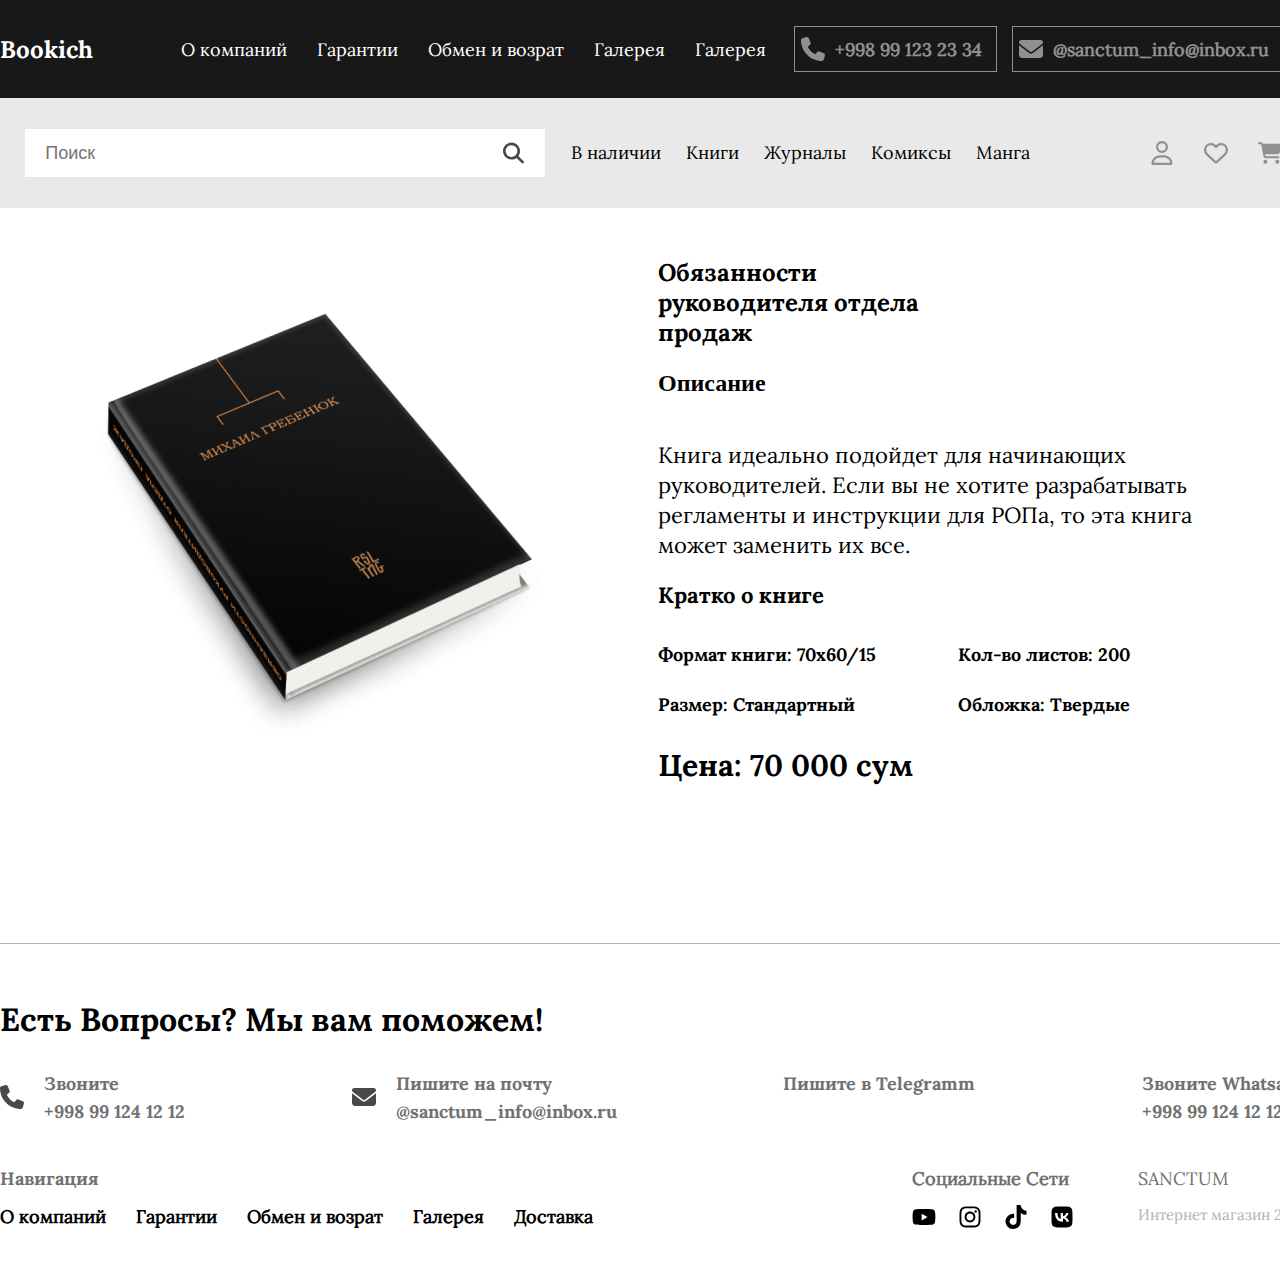
<file: pages/book6.html>
<!DOCTYPE html>
<html lang="en">
  <head>
    <meta charset="UTF-8" />
    <meta name="viewport" content="width=device-width, initial-scale=1.0" />
    <title>Bookich</title>
    <link rel="stylesheet" href="../styles/main.css" />
  </head>
  <body>
    <div class="box1">
      <div class="box1__wrap container">
        <a href="./index.html" class="box1__title">Bookich</a>
        <div class="box1__list">
          <a href="./about.html" class="box1__link">О компаний</a>
          <a href="#" class="box1__link">Гарантии</a>
          <a href="#" class="box1__link">Обмен и возрат</a>
          <a href="./instock.html" class="box1__link">Галерея</a>
          <a href="./instock.html" class="box1__link">Галерея</a>
        </div>
        <div class="box1__wrap2">
          <a href="tel:+998 99 123 23 34" class="box1__link2"
            ><svg
              xmlns="http://www.w3.org/2000/svg"
              viewBox="0 0 512 512"
              class="box1__svg"
            >
              <path
                d="M164.9 24.6c-7.7-18.6-28-28.5-47.4-23.2l-88 24C12.1 30.2 0 46 0 64C0 311.4 200.6 512 448 512c18 0 33.8-12.1 38.6-29.5l24-88c5.3-19.4-4.6-39.7-23.2-47.4l-96-40c-16.3-6.8-35.2-2.1-46.3 11.6L304.7 368C234.3 334.7 177.3 277.7 144 207.3L193.3 167c13.7-11.2 18.4-30 11.6-46.3l-40-96z"
              />
            </svg>
            +998 99 123 23 34</a
          >
          <a href="mailto:@sanctum_info@inbox.ru" class="box1__link2"
            ><svg
              xmlns="http://www.w3.org/2000/svg"
              viewBox="0 0 512 512"
              class="box1__svg"
            >
              <path
                d="M48 64C21.5 64 0 85.5 0 112c0 15.1 7.1 29.3 19.2 38.4L236.8 313.6c11.4 8.5 27 8.5 38.4 0L492.8 150.4c12.1-9.1 19.2-23.3 19.2-38.4c0-26.5-21.5-48-48-48H48zM0 176V384c0 35.3 28.7 64 64 64H448c35.3 0 64-28.7 64-64V176L294.4 339.2c-22.8 17.1-54 17.1-76.8 0L0 176z"
              />
            </svg>
            @sanctum_info@inbox.ru</a
          >
        </div>
      </div>
    </div>
    <div class="box2">
      <div class="box2__wrap container">
        <div class="box2__search">
          <input type="text" placeholder="Поиск" class="box2__input" />
          <svg
            xmlns="http://www.w3.org/2000/svg"
            viewBox="0 0 512 512"
            class="box2__svg"
          >
            <path
              d="M416 208c0 45.9-14.9 88.3-40 122.7L502.6 457.4c12.5 12.5 12.5 32.8 0 45.3s-32.8 12.5-45.3 0L330.7 376c-34.4 25.2-76.8 40-122.7 40C93.1 416 0 322.9 0 208S93.1 0 208 0S416 93.1 416 208zM208 352a144 144 0 1 0 0-288 144 144 0 1 0 0 288z"
            />
          </svg>
        </div>
        <div class="box2__cont">
          <div class="box2__cont-list">
            <a href="./instock.html" class="box2__cont-list-link">В наличии</a>
            <a href="#" class="box2__cont-list-link">Книги</a>
            <a href="#" class="box2__cont-list-link">Журналы</a>
            <a href="#" class="box2__cont-list-link">Комиксы</a>
            <a href="#" class="box2__cont-list-link">Манга</a>
          </div>
          <div class="box2__cont-icons">
            <svg
              xmlns="http://www.w3.org/2000/svg"
              viewBox="0 0 448 512"
              class="box2__cont-svg1"
            >
              <path
                d="M304 128a80 80 0 1 0 -160 0 80 80 0 1 0 160 0zM96 128a128 128 0 1 1 256 0A128 128 0 1 1 96 128zM49.3 464H398.7c-8.9-63.3-63.3-112-129-112H178.3c-65.7 0-120.1 48.7-129 112zM0 482.3C0 383.8 79.8 304 178.3 304h91.4C368.2 304 448 383.8 448 482.3c0 16.4-13.3 29.7-29.7 29.7H29.7C13.3 512 0 498.7 0 482.3z"
              />
            </svg>
            <svg
              xmlns="http://www.w3.org/2000/svg"
              viewBox="0 0 512 512"
              class="box2__cont-svg"
            >
              <path
                d="M225.8 468.2l-2.5-2.3L48.1 303.2C17.4 274.7 0 234.7 0 192.8v-3.3c0-70.4 50-130.8 119.2-144C158.6 37.9 198.9 47 231 69.6c9 6.4 17.4 13.8 25 22.3c4.2-4.8 8.7-9.2 13.5-13.3c3.7-3.2 7.5-6.2 11.5-9c0 0 0 0 0 0C313.1 47 353.4 37.9 392.8 45.4C462 58.6 512 119.1 512 189.5v3.3c0 41.9-17.4 81.9-48.1 110.4L288.7 465.9l-2.5 2.3c-8.2 7.6-19 11.9-30.2 11.9s-22-4.2-30.2-11.9zM239.1 145c-.4-.3-.7-.7-1-1.1l-17.8-20c0 0-.1-.1-.1-.1c0 0 0 0 0 0c-23.1-25.9-58-37.7-92-31.2C81.6 101.5 48 142.1 48 189.5v3.3c0 28.5 11.9 55.8 32.8 75.2L256 430.7 431.2 268c20.9-19.4 32.8-46.7 32.8-75.2v-3.3c0-47.3-33.6-88-80.1-96.9c-34-6.5-69 5.4-92 31.2c0 0 0 0-.1 .1s0 0-.1 .1l-17.8 20c-.3 .4-.7 .7-1 1.1c-4.5 4.5-10.6 7-16.9 7s-12.4-2.5-16.9-7z"
              />
            </svg>
            <svg
              xmlns="http://www.w3.org/2000/svg"
              viewBox="0 0 576 512"
              class="box2__cont-svg"
            >
              <path
                d="M0 24C0 10.7 10.7 0 24 0H69.5c22 0 41.5 12.8 50.6 32h411c26.3 0 45.5 25 38.6 50.4l-41 152.3c-8.5 31.4-37 53.3-69.5 53.3H170.7l5.4 28.5c2.2 11.3 12.1 19.5 23.6 19.5H488c13.3 0 24 10.7 24 24s-10.7 24-24 24H199.7c-34.6 0-64.3-24.6-70.7-58.5L77.4 54.5c-.7-3.8-4-6.5-7.9-6.5H24C10.7 48 0 37.3 0 24zM128 464a48 48 0 1 1 96 0 48 48 0 1 1 -96 0zm336-48a48 48 0 1 1 0 96 48 48 0 1 1 0-96z"
              />
            </svg>
          </div>
        </div>
      </div>

      <div class="sign_up">
        <h2 class="sign_up-title">Регистрация</h2>
        <div class="sign_up-box">
          <div class="sign_up-box-card">
            <p class="sign_up-box-card-text">Введите почту</p>
            <input type="email" class="sign_up-box-card-input" />
          </div>
          <div class="sign_up-box-card">
            <p class="sign_up-box-card-text">Создайте пароль</p>
            <input type="password" class="sign_up-box-card-input" />
          </div>
          <div class="sign_up-box-card">
            <p class="sign_up-box-card-text">Повторите пароль</p>
            <input type="password" class="sign_up-box-card-input" />
          </div>
        </div>
        <button class="sign_up-box-btn">Регистрация</button>
        <p class="signin">
          Войти
        </p>
      </div>
      <div class="sign_in">
        <h2 class="sign_up-title">Войти</h2>
        <div class="sign_up-box">
          <div class="sign_up-box-card">
            <p class="sign_up-box-card-text">Введите почту</p>
            <input type="email" class="sign_up-box-card-input" />
          </div>
          <div class="sign_up-box-card">
            <p class="sign_up-box-card-text">Введите пароль</p>
            <input type="password" class="sign_up-box-card-input" />
            <p class="sign_up-box-card-text">Забыли пароль?</p>
          </div>
        </div>
        <button class="sign_in-box-btn">Войти</button>
        <p class="signin2">
          Регистрация
        </p>
      </div>
    </div>
    <section>
      <div class="bsection__wrap container">
        <div class="bleft__box">
          <img src="../img/books/bbook6.png" alt="" />
        </div>
        <div class="bright__box">
          <h3 class="bright__box-title">
            Обязанности руководителя отдела продаж
          </h3>
          <div class="bright__box-desc">
            <h4 class="bright__box-desc-title">Описание</h4>
            <p class="bright__box-desc-text">
              Книга идеально подойдет для начинающих руководителей. Если вы не
              хотите разрабатывать регламенты и инструкции для РОПа, то эта
              книга может заменить их все.
            </p>
          </div>
          <div class="bright__box-about">
            <h4 class="bright__box-about-title">Кратко о книге</h4>
            <div class="bright__box-about-cont">
              <p class="bright__box-about-cont-text">Формат книги: 70x60/15</p>
              <p class="bright__box-about-cont-text">Кол-во листов: 200</p>
              <p class="bright__box-about-cont-text">Размер: Стандартный</p>
              <p class="bright__box-about-cont-text">Обложка: Твердые</p>
            </div>
            <h3 class="bright__box-about-price">Цена: 70 000 сум</h3>
          </div>
        </div>
      </div>
    </section>
    <footer>
      <div class="footer__wrap container">
        <div class="footer__help">
          <h2 class="footer__help-title">Есть Вопросы? Мы вам поможем!</h2>
          <div class="footer__help-box">
            <div class="footer__card">
              <svg
                xmlns="http://www.w3.org/2000/svg"
                viewBox="0 0 512 512"
                class="footer__card-svg"
              >
                <path
                  d="M164.9 24.6c-7.7-18.6-28-28.5-47.4-23.2l-88 24C12.1 30.2 0 46 0 64C0 311.4 200.6 512 448 512c18 0 33.8-12.1 38.6-29.5l24-88c5.3-19.4-4.6-39.7-23.2-47.4l-96-40c-16.3-6.8-35.2-2.1-46.3 11.6L304.7 368C234.3 334.7 177.3 277.7 144 207.3L193.3 167c13.7-11.2 18.4-30 11.6-46.3l-40-96z"
                />
              </svg>
              <p class="footer__card-text">
                Звоните
                <a href="tel:+998 99 124 12 12" class="footer__card-text-link"
                  >+998 99 124 12 12</a
                >
              </p>
            </div>
            <div class="footer__card">
              <svg
                xmlns="http://www.w3.org/2000/svg"
                viewBox="0 0 512 512"
                class="footer__card-svg"
              >
                <path
                  d="M48 64C21.5 64 0 85.5 0 112c0 15.1 7.1 29.3 19.2 38.4L236.8 313.6c11.4 8.5 27 8.5 38.4 0L492.8 150.4c12.1-9.1 19.2-23.3 19.2-38.4c0-26.5-21.5-48-48-48H48zM0 176V384c0 35.3 28.7 64 64 64H448c35.3 0 64-28.7 64-64V176L294.4 339.2c-22.8 17.1-54 17.1-76.8 0L0 176z"
                />
              </svg>
              <p class="footer__card-text">
                Пишите на почту
                <a
                  href="mailto:@sanctum_info@inbox.ru"
                  class="footer__card-text-link"
                  >@sanctum_info@inbox.ru</a
                >
              </p>
            </div>
            <div class="footer__card">
              <a href="#" class="footer__card-text"> Пишите в Telegramm </a>
            </div>
            <div class="footer__card">
              <p class="footer__card-text">
                Звоните Whatsapp
                <a href="tel:+998 99 124 12 12" class="footer__card-text-link"
                  >+998 99 124 12 12</a
                >
              </p>
            </div>
          </div>
        </div>
        <div class="footer__cont">
          <div class="fleft__box">
            <p class="fleft__box-text">Навигация</p>
            <div class="fleft__box-list">
              <a href="./about.html" class="fleft__box-list-link">О компаний</a>
              <a href="#" class="fleft__box-list-link">Гарантии</a>
              <a href="#" class="fleft__box-list-link">Обмен и возрат</a>
              <a href="./instock.html" class="fleft__box-list-link">Галерея</a>
              <a href="#" class="fleft__box-list-link">Доставка</a>
            </div>
          </div>
          <div class="fright__box">
            <div class="fright__box-card">
              <p class="fright__box-card-text">Социальные Сети</p>
              <div class="fright__box-card-icons">
                <svg
                  xmlns="http://www.w3.org/2000/svg"
                  viewBox="0 0 576 512"
                  class="fright__box-card-svg"
                >
                  <path
                    d="M549.7 124.1c-6.3-23.7-24.8-42.3-48.3-48.6C458.8 64 288 64 288 64S117.2 64 74.6 75.5c-23.5 6.3-42 24.9-48.3 48.6-11.4 42.9-11.4 132.3-11.4 132.3s0 89.4 11.4 132.3c6.3 23.7 24.8 41.5 48.3 47.8C117.2 448 288 448 288 448s170.8 0 213.4-11.5c23.5-6.3 42-24.2 48.3-47.8 11.4-42.9 11.4-132.3 11.4-132.3s0-89.4-11.4-132.3zm-317.5 213.5V175.2l142.7 81.2-142.7 81.2z"
                  />
                </svg>
                <svg
                  xmlns="http://www.w3.org/2000/svg"
                  viewBox="0 0 448 512"
                  class="fright__box-card-svg"
                >
                  <path
                    d="M224.1 141c-63.6 0-114.9 51.3-114.9 114.9s51.3 114.9 114.9 114.9S339 319.5 339 255.9 287.7 141 224.1 141zm0 189.6c-41.1 0-74.7-33.5-74.7-74.7s33.5-74.7 74.7-74.7 74.7 33.5 74.7 74.7-33.6 74.7-74.7 74.7zm146.4-194.3c0 14.9-12 26.8-26.8 26.8-14.9 0-26.8-12-26.8-26.8s12-26.8 26.8-26.8 26.8 12 26.8 26.8zm76.1 27.2c-1.7-35.9-9.9-67.7-36.2-93.9-26.2-26.2-58-34.4-93.9-36.2-37-2.1-147.9-2.1-184.9 0-35.8 1.7-67.6 9.9-93.9 36.1s-34.4 58-36.2 93.9c-2.1 37-2.1 147.9 0 184.9 1.7 35.9 9.9 67.7 36.2 93.9s58 34.4 93.9 36.2c37 2.1 147.9 2.1 184.9 0 35.9-1.7 67.7-9.9 93.9-36.2 26.2-26.2 34.4-58 36.2-93.9 2.1-37 2.1-147.8 0-184.8zM398.8 388c-7.8 19.6-22.9 34.7-42.6 42.6-29.5 11.7-99.5 9-132.1 9s-102.7 2.6-132.1-9c-19.6-7.8-34.7-22.9-42.6-42.6-11.7-29.5-9-99.5-9-132.1s-2.6-102.7 9-132.1c7.8-19.6 22.9-34.7 42.6-42.6 29.5-11.7 99.5-9 132.1-9s102.7-2.6 132.1 9c19.6 7.8 34.7 22.9 42.6 42.6 11.7 29.5 9 99.5 9 132.1s2.7 102.7-9 132.1z"
                  />
                </svg>
                <svg
                  xmlns="http://www.w3.org/2000/svg"
                  viewBox="0 0 448 512"
                  class="fright__box-card-svg"
                >
                  <path
                    d="M448 209.9a210.1 210.1 0 0 1 -122.8-39.3V349.4A162.6 162.6 0 1 1 185 188.3V278.2a74.6 74.6 0 1 0 52.2 71.2V0l88 0a121.2 121.2 0 0 0 1.9 22.2h0A122.2 122.2 0 0 0 381 102.4a121.4 121.4 0 0 0 67 20.1z"
                  />
                </svg>
                <svg
                  xmlns="http://www.w3.org/2000/svg"
                  viewBox="0 0 448 512"
                  class="fright__box-card-svg"
                >
                  <path
                    d="M31.5 63.5C0 95 0 145.7 0 247V265C0 366.3 0 417 31.5 448.5C63 480 113.7 480 215 480H233C334.3 480 385 480 416.5 448.5C448 417 448 366.3 448 265V247C448 145.7 448 95 416.5 63.5C385 32 334.3 32 233 32H215C113.7 32 63 32 31.5 63.5zM75.6 168.3H126.7C128.4 253.8 166.1 290 196 297.4V168.3H244.2V242C273.7 238.8 304.6 205.2 315.1 168.3H363.3C359.3 187.4 351.5 205.6 340.2 221.6C328.9 237.6 314.5 251.1 297.7 261.2C316.4 270.5 332.9 283.6 346.1 299.8C359.4 315.9 369 334.6 374.5 354.7H321.4C316.6 337.3 306.6 321.6 292.9 309.8C279.1 297.9 262.2 290.4 244.2 288.1V354.7H238.4C136.3 354.7 78 284.7 75.6 168.3z"
                  />
                </svg>
              </div>
            </div>
            <div class="fright__box-card2">
              <p class="fright__box-card2-text">SANCTUM</p>
              <p class="fright__box-card2-text2">Интернет магазин 2024</p>
            </div>
          </div>
        </div>
      </div>
    </footer>

    <script src="../script.js"></script>

  </body>
</html>
</file>
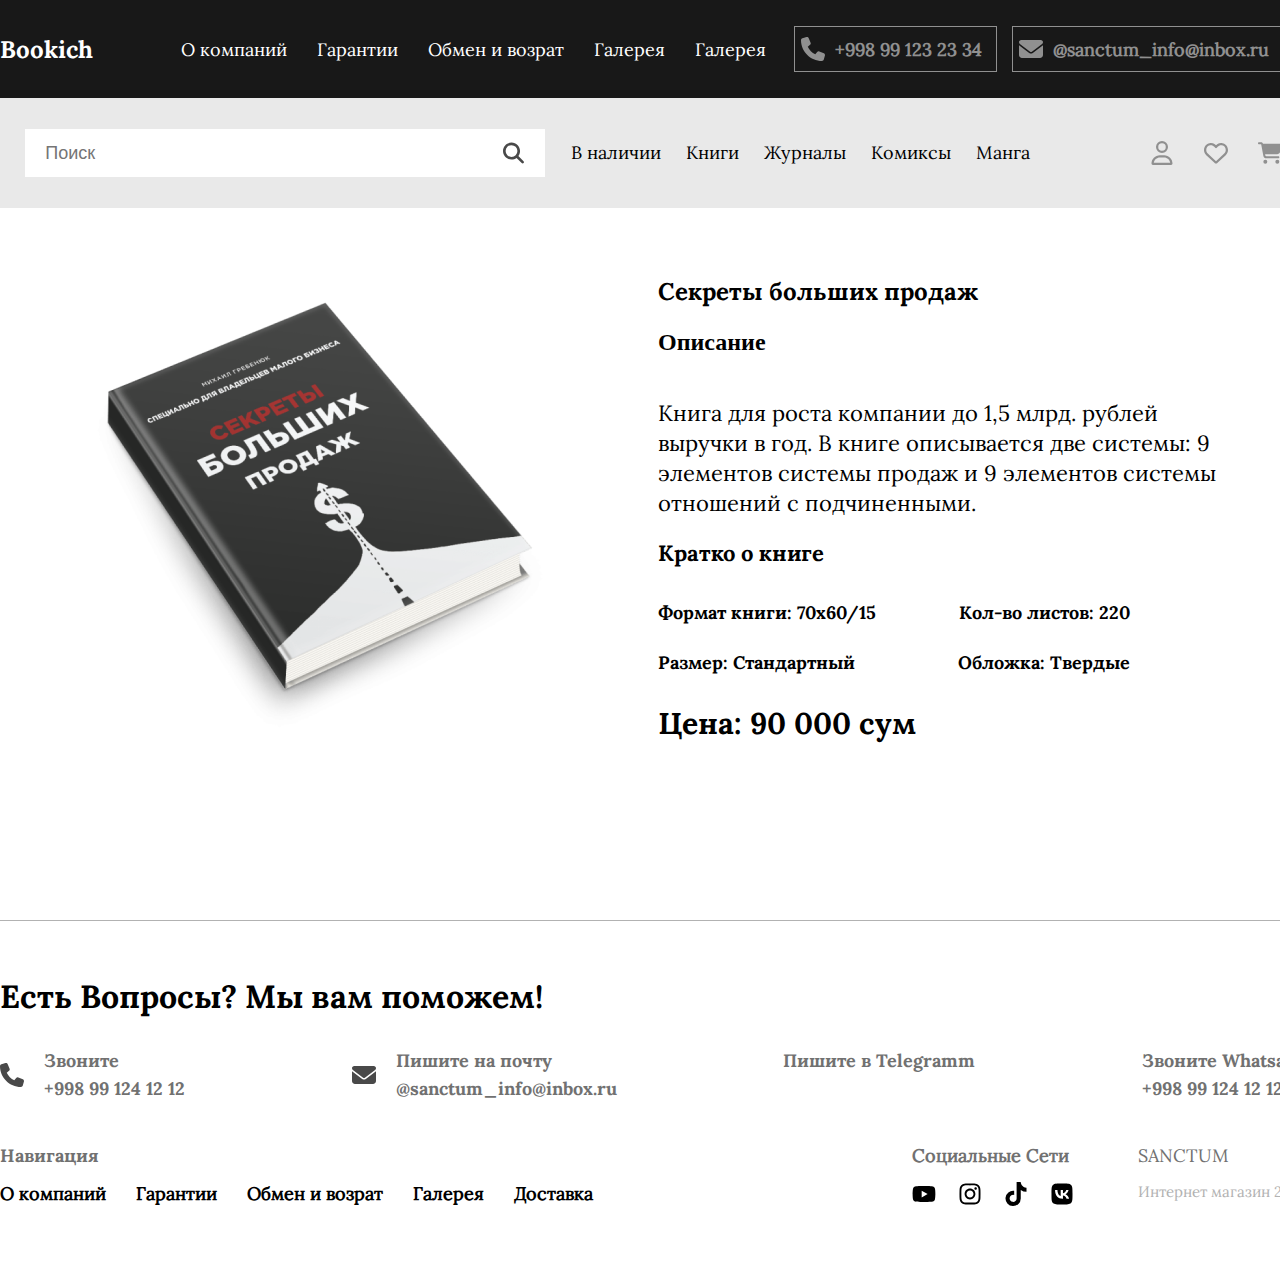
<file: pages/book7.html>
<!DOCTYPE html>
<html lang="en">
  <head>
    <meta charset="UTF-8" />
    <meta name="viewport" content="width=device-width, initial-scale=1.0" />
    <title>Bookick</title>
    <link rel="stylesheet" href="../styles/main.css" />
  </head>
  <body>
    <div class="box1">
      <div class="box1__wrap container">
        <a href="./index.html" class="box1__title">Bookich</a>
        <div class="box1__list">
          <a href="./about.html" class="box1__link">О компаний</a>
          <a href="#" class="box1__link">Гарантии</a>
          <a href="#" class="box1__link">Обмен и возрат</a>
          <a href="./instock.html" class="box1__link">Галерея</a>
          <a href="./instock.html" class="box1__link">Галерея</a>
        </div>
        <div class="box1__wrap2">
          <a href="tel:+998 99 123 23 34" class="box1__link2"
            ><svg
              xmlns="http://www.w3.org/2000/svg"
              viewBox="0 0 512 512"
              class="box1__svg"
            >
              <path
                d="M164.9 24.6c-7.7-18.6-28-28.5-47.4-23.2l-88 24C12.1 30.2 0 46 0 64C0 311.4 200.6 512 448 512c18 0 33.8-12.1 38.6-29.5l24-88c5.3-19.4-4.6-39.7-23.2-47.4l-96-40c-16.3-6.8-35.2-2.1-46.3 11.6L304.7 368C234.3 334.7 177.3 277.7 144 207.3L193.3 167c13.7-11.2 18.4-30 11.6-46.3l-40-96z"
              />
            </svg>
            +998 99 123 23 34</a
          >
          <a href="mailto:@sanctum_info@inbox.ru" class="box1__link2"
            ><svg
              xmlns="http://www.w3.org/2000/svg"
              viewBox="0 0 512 512"
              class="box1__svg"
            >
              <path
                d="M48 64C21.5 64 0 85.5 0 112c0 15.1 7.1 29.3 19.2 38.4L236.8 313.6c11.4 8.5 27 8.5 38.4 0L492.8 150.4c12.1-9.1 19.2-23.3 19.2-38.4c0-26.5-21.5-48-48-48H48zM0 176V384c0 35.3 28.7 64 64 64H448c35.3 0 64-28.7 64-64V176L294.4 339.2c-22.8 17.1-54 17.1-76.8 0L0 176z"
              />
            </svg>
            @sanctum_info@inbox.ru</a
          >
        </div>
      </div>
    </div>
    <div class="box2">
      <div class="box2__wrap container">
        <div class="box2__search">
          <input type="text" placeholder="Поиск" class="box2__input" />
          <svg
            xmlns="http://www.w3.org/2000/svg"
            viewBox="0 0 512 512"
            class="box2__svg"
          >
            <path
              d="M416 208c0 45.9-14.9 88.3-40 122.7L502.6 457.4c12.5 12.5 12.5 32.8 0 45.3s-32.8 12.5-45.3 0L330.7 376c-34.4 25.2-76.8 40-122.7 40C93.1 416 0 322.9 0 208S93.1 0 208 0S416 93.1 416 208zM208 352a144 144 0 1 0 0-288 144 144 0 1 0 0 288z"
            />
          </svg>
        </div>
        <div class="box2__cont">
          <div class="box2__cont-list">
            <a href="./instock.html" class="box2__cont-list-link">В наличии</a>
            <a href="#" class="box2__cont-list-link">Книги</a>
            <a href="#" class="box2__cont-list-link">Журналы</a>
            <a href="#" class="box2__cont-list-link">Комиксы</a>
            <a href="#" class="box2__cont-list-link">Манга</a>
          </div>
          <div class="box2__cont-icons">
            <svg
              xmlns="http://www.w3.org/2000/svg"
              viewBox="0 0 448 512"
              class="box2__cont-svg1"
            >
              <path
                d="M304 128a80 80 0 1 0 -160 0 80 80 0 1 0 160 0zM96 128a128 128 0 1 1 256 0A128 128 0 1 1 96 128zM49.3 464H398.7c-8.9-63.3-63.3-112-129-112H178.3c-65.7 0-120.1 48.7-129 112zM0 482.3C0 383.8 79.8 304 178.3 304h91.4C368.2 304 448 383.8 448 482.3c0 16.4-13.3 29.7-29.7 29.7H29.7C13.3 512 0 498.7 0 482.3z"
              />
            </svg>
            <svg
              xmlns="http://www.w3.org/2000/svg"
              viewBox="0 0 512 512"
              class="box2__cont-svg"
            >
              <path
                d="M225.8 468.2l-2.5-2.3L48.1 303.2C17.4 274.7 0 234.7 0 192.8v-3.3c0-70.4 50-130.8 119.2-144C158.6 37.9 198.9 47 231 69.6c9 6.4 17.4 13.8 25 22.3c4.2-4.8 8.7-9.2 13.5-13.3c3.7-3.2 7.5-6.2 11.5-9c0 0 0 0 0 0C313.1 47 353.4 37.9 392.8 45.4C462 58.6 512 119.1 512 189.5v3.3c0 41.9-17.4 81.9-48.1 110.4L288.7 465.9l-2.5 2.3c-8.2 7.6-19 11.9-30.2 11.9s-22-4.2-30.2-11.9zM239.1 145c-.4-.3-.7-.7-1-1.1l-17.8-20c0 0-.1-.1-.1-.1c0 0 0 0 0 0c-23.1-25.9-58-37.7-92-31.2C81.6 101.5 48 142.1 48 189.5v3.3c0 28.5 11.9 55.8 32.8 75.2L256 430.7 431.2 268c20.9-19.4 32.8-46.7 32.8-75.2v-3.3c0-47.3-33.6-88-80.1-96.9c-34-6.5-69 5.4-92 31.2c0 0 0 0-.1 .1s0 0-.1 .1l-17.8 20c-.3 .4-.7 .7-1 1.1c-4.5 4.5-10.6 7-16.9 7s-12.4-2.5-16.9-7z"
              />
            </svg>
            <svg
              xmlns="http://www.w3.org/2000/svg"
              viewBox="0 0 576 512"
              class="box2__cont-svg"
            >
              <path
                d="M0 24C0 10.7 10.7 0 24 0H69.5c22 0 41.5 12.8 50.6 32h411c26.3 0 45.5 25 38.6 50.4l-41 152.3c-8.5 31.4-37 53.3-69.5 53.3H170.7l5.4 28.5c2.2 11.3 12.1 19.5 23.6 19.5H488c13.3 0 24 10.7 24 24s-10.7 24-24 24H199.7c-34.6 0-64.3-24.6-70.7-58.5L77.4 54.5c-.7-3.8-4-6.5-7.9-6.5H24C10.7 48 0 37.3 0 24zM128 464a48 48 0 1 1 96 0 48 48 0 1 1 -96 0zm336-48a48 48 0 1 1 0 96 48 48 0 1 1 0-96z"
              />
            </svg>
          </div>
        </div>
      </div>

      <div class="sign_up">
        <h2 class="sign_up-title">Регистрация</h2>
        <div class="sign_up-box">
          <div class="sign_up-box-card">
            <p class="sign_up-box-card-text">Введите почту</p>
            <input type="email" class="sign_up-box-card-input" />
          </div>
          <div class="sign_up-box-card">
            <p class="sign_up-box-card-text">Создайте пароль</p>
            <input type="password" class="sign_up-box-card-input" />
          </div>
          <div class="sign_up-box-card">
            <p class="sign_up-box-card-text">Повторите пароль</p>
            <input type="password" class="sign_up-box-card-input" />
          </div>
        </div>
        <button class="sign_up-box-btn">Регистрация</button>
        <p class="signin">
          Войти
        </p>
      </div>
      <div class="sign_in">
        <h2 class="sign_up-title">Войти</h2>
        <div class="sign_up-box">
          <div class="sign_up-box-card">
            <p class="sign_up-box-card-text">Введите почту</p>
            <input type="email" class="sign_up-box-card-input" />
          </div>
          <div class="sign_up-box-card">
            <p class="sign_up-box-card-text">Введите пароль</p>
            <input type="password" class="sign_up-box-card-input" />
            <p class="sign_up-box-card-text">Забыли пароль?</p>
          </div>
        </div>
        <button class="sign_in-box-btn">Войти</button>
        <p class="signin2">
          Регистрация
        </p>
      </div>
    </div>
    <section>
      <div class="bsection__wrap container">
        <div class="bleft__box">
          <img src="../img/books/bbook7.png" alt="" />
        </div>
        <div class="bright__box">
          <h3 class="bright__box-title">Секреты больших продаж</h3>
          <div class="bright__box-desc">
            <h4 class="bright__box-desc-title">Описание</h4>
            <p class="bright__box-desc-text">
              Книга для роста компании до 1,5 млрд. рублей выручки в год. В
              книге описывается две системы: 9 элементов системы продаж и 9
              элементов системы отношений с подчиненными.
            </p>
          </div>
          <div class="bright__box-about">
            <h4 class="bright__box-about-title">Кратко о книге</h4>
            <div class="bright__box-about-cont">
              <p class="bright__box-about-cont-text">Формат книги: 70x60/15</p>
              <p class="bright__box-about-cont-text">Кол-во листов: 220</p>
              <p class="bright__box-about-cont-text">Размер: Стандартный</p>
              <p class="bright__box-about-cont-text">Обложка: Твердые</p>
            </div>
            <h3 class="bright__box-about-price">Цена: 90 000 сум</h3>
          </div>
        </div>
      </div>
    </section>
    <footer>
      <div class="footer__wrap container">
        <div class="footer__help">
          <h2 class="footer__help-title">Есть Вопросы? Мы вам поможем!</h2>
          <div class="footer__help-box">
            <div class="footer__card">
              <svg
                xmlns="http://www.w3.org/2000/svg"
                viewBox="0 0 512 512"
                class="footer__card-svg"
              >
                <path
                  d="M164.9 24.6c-7.7-18.6-28-28.5-47.4-23.2l-88 24C12.1 30.2 0 46 0 64C0 311.4 200.6 512 448 512c18 0 33.8-12.1 38.6-29.5l24-88c5.3-19.4-4.6-39.7-23.2-47.4l-96-40c-16.3-6.8-35.2-2.1-46.3 11.6L304.7 368C234.3 334.7 177.3 277.7 144 207.3L193.3 167c13.7-11.2 18.4-30 11.6-46.3l-40-96z"
                />
              </svg>
              <p class="footer__card-text">
                Звоните
                <a href="tel:+998 99 124 12 12" class="footer__card-text-link"
                  >+998 99 124 12 12</a
                >
              </p>
            </div>
            <div class="footer__card">
              <svg
                xmlns="http://www.w3.org/2000/svg"
                viewBox="0 0 512 512"
                class="footer__card-svg"
              >
                <path
                  d="M48 64C21.5 64 0 85.5 0 112c0 15.1 7.1 29.3 19.2 38.4L236.8 313.6c11.4 8.5 27 8.5 38.4 0L492.8 150.4c12.1-9.1 19.2-23.3 19.2-38.4c0-26.5-21.5-48-48-48H48zM0 176V384c0 35.3 28.7 64 64 64H448c35.3 0 64-28.7 64-64V176L294.4 339.2c-22.8 17.1-54 17.1-76.8 0L0 176z"
                />
              </svg>
              <p class="footer__card-text">
                Пишите на почту
                <a
                  href="mailto:@sanctum_info@inbox.ru"
                  class="footer__card-text-link"
                  >@sanctum_info@inbox.ru</a
                >
              </p>
            </div>
            <div class="footer__card">
              <a href="#" class="footer__card-text"> Пишите в Telegramm </a>
            </div>
            <div class="footer__card">
              <p class="footer__card-text">
                Звоните Whatsapp
                <a href="tel:+998 99 124 12 12" class="footer__card-text-link"
                  >+998 99 124 12 12</a
                >
              </p>
            </div>
          </div>
        </div>
        <div class="footer__cont">
          <div class="fleft__box">
            <p class="fleft__box-text">Навигация</p>
            <div class="fleft__box-list">
              <a href="./about.html" class="fleft__box-list-link">О компаний</a>
              <a href="#" class="fleft__box-list-link">Гарантии</a>
              <a href="#" class="fleft__box-list-link">Обмен и возрат</a>
              <a href="./instock.html" class="fleft__box-list-link">Галерея</a>
              <a href="#" class="fleft__box-list-link">Доставка</a>
            </div>
          </div>
          <div class="fright__box">
            <div class="fright__box-card">
              <p class="fright__box-card-text">Социальные Сети</p>
              <div class="fright__box-card-icons">
                <svg
                  xmlns="http://www.w3.org/2000/svg"
                  viewBox="0 0 576 512"
                  class="fright__box-card-svg"
                >
                  <path
                    d="M549.7 124.1c-6.3-23.7-24.8-42.3-48.3-48.6C458.8 64 288 64 288 64S117.2 64 74.6 75.5c-23.5 6.3-42 24.9-48.3 48.6-11.4 42.9-11.4 132.3-11.4 132.3s0 89.4 11.4 132.3c6.3 23.7 24.8 41.5 48.3 47.8C117.2 448 288 448 288 448s170.8 0 213.4-11.5c23.5-6.3 42-24.2 48.3-47.8 11.4-42.9 11.4-132.3 11.4-132.3s0-89.4-11.4-132.3zm-317.5 213.5V175.2l142.7 81.2-142.7 81.2z"
                  />
                </svg>
                <svg
                  xmlns="http://www.w3.org/2000/svg"
                  viewBox="0 0 448 512"
                  class="fright__box-card-svg"
                >
                  <path
                    d="M224.1 141c-63.6 0-114.9 51.3-114.9 114.9s51.3 114.9 114.9 114.9S339 319.5 339 255.9 287.7 141 224.1 141zm0 189.6c-41.1 0-74.7-33.5-74.7-74.7s33.5-74.7 74.7-74.7 74.7 33.5 74.7 74.7-33.6 74.7-74.7 74.7zm146.4-194.3c0 14.9-12 26.8-26.8 26.8-14.9 0-26.8-12-26.8-26.8s12-26.8 26.8-26.8 26.8 12 26.8 26.8zm76.1 27.2c-1.7-35.9-9.9-67.7-36.2-93.9-26.2-26.2-58-34.4-93.9-36.2-37-2.1-147.9-2.1-184.9 0-35.8 1.7-67.6 9.9-93.9 36.1s-34.4 58-36.2 93.9c-2.1 37-2.1 147.9 0 184.9 1.7 35.9 9.9 67.7 36.2 93.9s58 34.4 93.9 36.2c37 2.1 147.9 2.1 184.9 0 35.9-1.7 67.7-9.9 93.9-36.2 26.2-26.2 34.4-58 36.2-93.9 2.1-37 2.1-147.8 0-184.8zM398.8 388c-7.8 19.6-22.9 34.7-42.6 42.6-29.5 11.7-99.5 9-132.1 9s-102.7 2.6-132.1-9c-19.6-7.8-34.7-22.9-42.6-42.6-11.7-29.5-9-99.5-9-132.1s-2.6-102.7 9-132.1c7.8-19.6 22.9-34.7 42.6-42.6 29.5-11.7 99.5-9 132.1-9s102.7-2.6 132.1 9c19.6 7.8 34.7 22.9 42.6 42.6 11.7 29.5 9 99.5 9 132.1s2.7 102.7-9 132.1z"
                  />
                </svg>
                <svg
                  xmlns="http://www.w3.org/2000/svg"
                  viewBox="0 0 448 512"
                  class="fright__box-card-svg"
                >
                  <path
                    d="M448 209.9a210.1 210.1 0 0 1 -122.8-39.3V349.4A162.6 162.6 0 1 1 185 188.3V278.2a74.6 74.6 0 1 0 52.2 71.2V0l88 0a121.2 121.2 0 0 0 1.9 22.2h0A122.2 122.2 0 0 0 381 102.4a121.4 121.4 0 0 0 67 20.1z"
                  />
                </svg>
                <svg
                  xmlns="http://www.w3.org/2000/svg"
                  viewBox="0 0 448 512"
                  class="fright__box-card-svg"
                >
                  <path
                    d="M31.5 63.5C0 95 0 145.7 0 247V265C0 366.3 0 417 31.5 448.5C63 480 113.7 480 215 480H233C334.3 480 385 480 416.5 448.5C448 417 448 366.3 448 265V247C448 145.7 448 95 416.5 63.5C385 32 334.3 32 233 32H215C113.7 32 63 32 31.5 63.5zM75.6 168.3H126.7C128.4 253.8 166.1 290 196 297.4V168.3H244.2V242C273.7 238.8 304.6 205.2 315.1 168.3H363.3C359.3 187.4 351.5 205.6 340.2 221.6C328.9 237.6 314.5 251.1 297.7 261.2C316.4 270.5 332.9 283.6 346.1 299.8C359.4 315.9 369 334.6 374.5 354.7H321.4C316.6 337.3 306.6 321.6 292.9 309.8C279.1 297.9 262.2 290.4 244.2 288.1V354.7H238.4C136.3 354.7 78 284.7 75.6 168.3z"
                  />
                </svg>
              </div>
            </div>
            <div class="fright__box-card2">
              <p class="fright__box-card2-text">SANCTUM</p>
              <p class="fright__box-card2-text2">Интернет магазин 2024</p>
            </div>
          </div>
        </div>
      </div>
    </footer>

    <script src="../script.js"></script>

  </body>
</html>
</file>
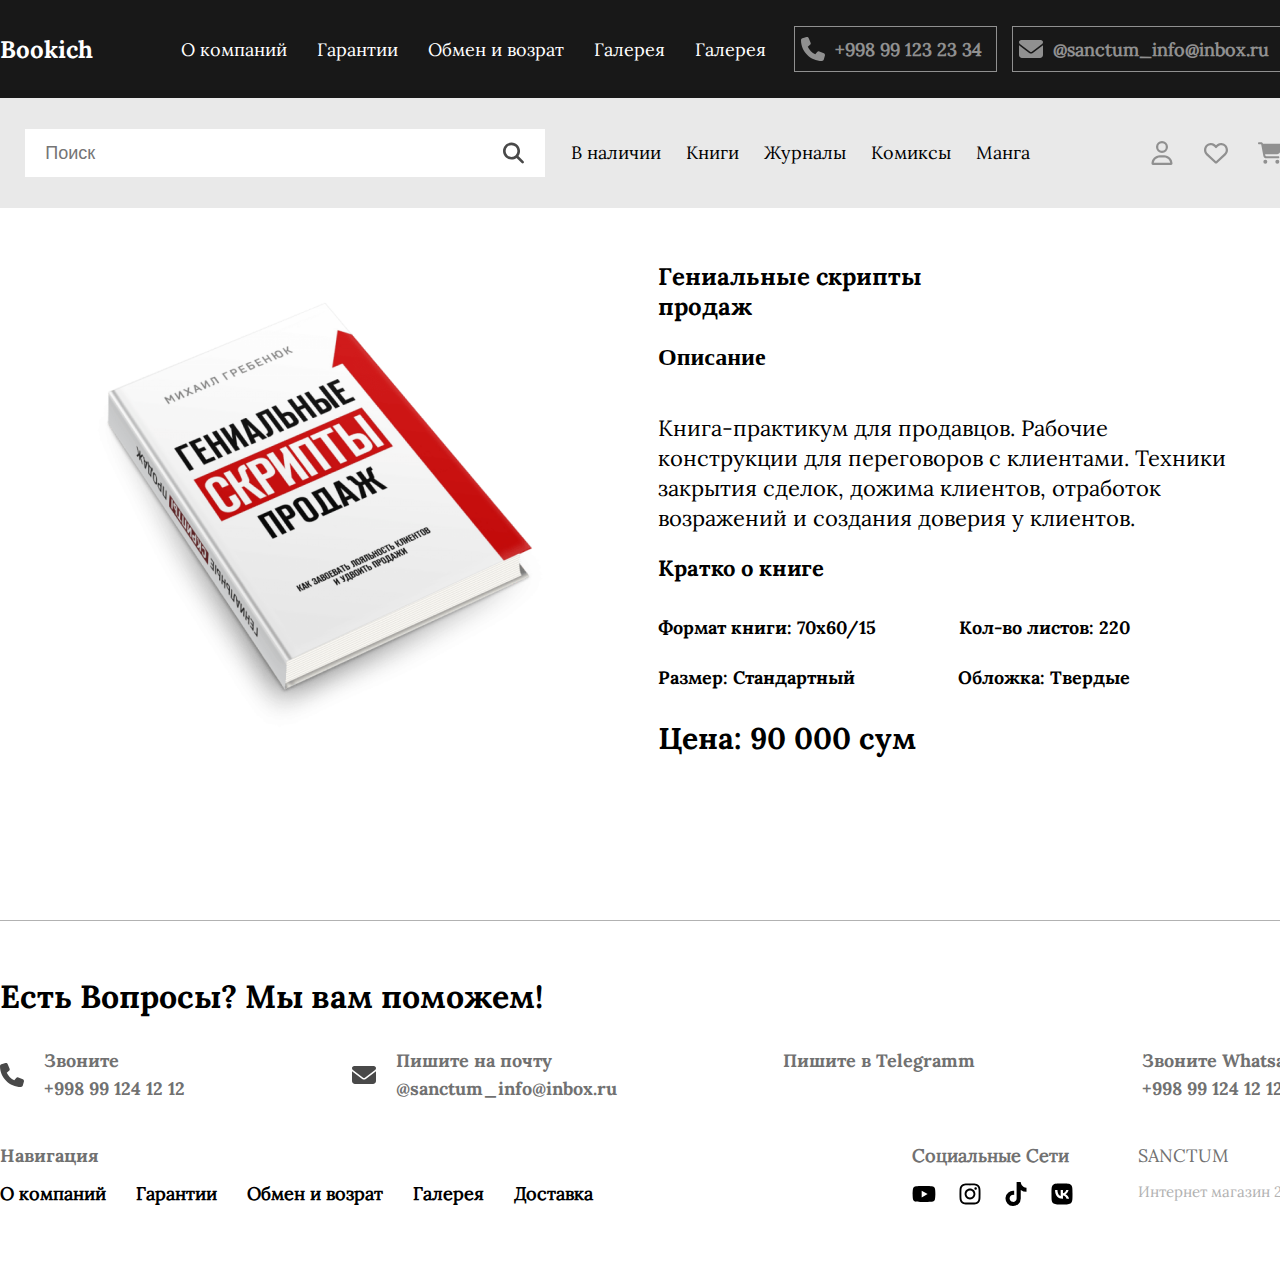
<file: pages/book8.html>
<!DOCTYPE html>
<html lang="en">
  <head>
    <meta charset="UTF-8" />
    <meta name="viewport" content="width=device-width, initial-scale=1.0" />
    <title>Bookich</title>
    <link rel="stylesheet" href="../styles/main.css" />
  </head>
  <body>
    <div class="box1">
      <div class="box1__wrap container">
        <a href="./index.html" class="box1__title">Bookich</a>
        <div class="box1__list">
          <a href="./about.html" class="box1__link">О компаний</a>
          <a href="#" class="box1__link">Гарантии</a>
          <a href="#" class="box1__link">Обмен и возрат</a>
          <a href="./instock.html" class="box1__link">Галерея</a>
          <a href="./instock.html" class="box1__link">Галерея</a>
        </div>
        <div class="box1__wrap2">
          <a href="tel:+998 99 123 23 34" class="box1__link2"
            ><svg
              xmlns="http://www.w3.org/2000/svg"
              viewBox="0 0 512 512"
              class="box1__svg"
            >
              <path
                d="M164.9 24.6c-7.7-18.6-28-28.5-47.4-23.2l-88 24C12.1 30.2 0 46 0 64C0 311.4 200.6 512 448 512c18 0 33.8-12.1 38.6-29.5l24-88c5.3-19.4-4.6-39.7-23.2-47.4l-96-40c-16.3-6.8-35.2-2.1-46.3 11.6L304.7 368C234.3 334.7 177.3 277.7 144 207.3L193.3 167c13.7-11.2 18.4-30 11.6-46.3l-40-96z"
              />
            </svg>
            +998 99 123 23 34</a
          >
          <a href="mailto:@sanctum_info@inbox.ru" class="box1__link2"
            ><svg
              xmlns="http://www.w3.org/2000/svg"
              viewBox="0 0 512 512"
              class="box1__svg"
            >
              <path
                d="M48 64C21.5 64 0 85.5 0 112c0 15.1 7.1 29.3 19.2 38.4L236.8 313.6c11.4 8.5 27 8.5 38.4 0L492.8 150.4c12.1-9.1 19.2-23.3 19.2-38.4c0-26.5-21.5-48-48-48H48zM0 176V384c0 35.3 28.7 64 64 64H448c35.3 0 64-28.7 64-64V176L294.4 339.2c-22.8 17.1-54 17.1-76.8 0L0 176z"
              />
            </svg>
            @sanctum_info@inbox.ru</a
          >
        </div>
      </div>
    </div>
    <div class="box2">
      <div class="box2__wrap container">
        <div class="box2__search">
          <input type="text" placeholder="Поиск" class="box2__input" />
          <svg
            xmlns="http://www.w3.org/2000/svg"
            viewBox="0 0 512 512"
            class="box2__svg"
          >
            <path
              d="M416 208c0 45.9-14.9 88.3-40 122.7L502.6 457.4c12.5 12.5 12.5 32.8 0 45.3s-32.8 12.5-45.3 0L330.7 376c-34.4 25.2-76.8 40-122.7 40C93.1 416 0 322.9 0 208S93.1 0 208 0S416 93.1 416 208zM208 352a144 144 0 1 0 0-288 144 144 0 1 0 0 288z"
            />
          </svg>
        </div>
        <div class="box2__cont">
          <div class="box2__cont-list">
            <a href="./instock.html" class="box2__cont-list-link">В наличии</a>
            <a href="#" class="box2__cont-list-link">Книги</a>
            <a href="#" class="box2__cont-list-link">Журналы</a>
            <a href="#" class="box2__cont-list-link">Комиксы</a>
            <a href="#" class="box2__cont-list-link">Манга</a>
          </div>
          <div class="box2__cont-icons">
            <svg
              xmlns="http://www.w3.org/2000/svg"
              viewBox="0 0 448 512"
              class="box2__cont-svg1"
            >
              <path
                d="M304 128a80 80 0 1 0 -160 0 80 80 0 1 0 160 0zM96 128a128 128 0 1 1 256 0A128 128 0 1 1 96 128zM49.3 464H398.7c-8.9-63.3-63.3-112-129-112H178.3c-65.7 0-120.1 48.7-129 112zM0 482.3C0 383.8 79.8 304 178.3 304h91.4C368.2 304 448 383.8 448 482.3c0 16.4-13.3 29.7-29.7 29.7H29.7C13.3 512 0 498.7 0 482.3z"
              />
            </svg>
            <svg
              xmlns="http://www.w3.org/2000/svg"
              viewBox="0 0 512 512"
              class="box2__cont-svg"
            >
              <path
                d="M225.8 468.2l-2.5-2.3L48.1 303.2C17.4 274.7 0 234.7 0 192.8v-3.3c0-70.4 50-130.8 119.2-144C158.6 37.9 198.9 47 231 69.6c9 6.4 17.4 13.8 25 22.3c4.2-4.8 8.7-9.2 13.5-13.3c3.7-3.2 7.5-6.2 11.5-9c0 0 0 0 0 0C313.1 47 353.4 37.9 392.8 45.4C462 58.6 512 119.1 512 189.5v3.3c0 41.9-17.4 81.9-48.1 110.4L288.7 465.9l-2.5 2.3c-8.2 7.6-19 11.9-30.2 11.9s-22-4.2-30.2-11.9zM239.1 145c-.4-.3-.7-.7-1-1.1l-17.8-20c0 0-.1-.1-.1-.1c0 0 0 0 0 0c-23.1-25.9-58-37.7-92-31.2C81.6 101.5 48 142.1 48 189.5v3.3c0 28.5 11.9 55.8 32.8 75.2L256 430.7 431.2 268c20.9-19.4 32.8-46.7 32.8-75.2v-3.3c0-47.3-33.6-88-80.1-96.9c-34-6.5-69 5.4-92 31.2c0 0 0 0-.1 .1s0 0-.1 .1l-17.8 20c-.3 .4-.7 .7-1 1.1c-4.5 4.5-10.6 7-16.9 7s-12.4-2.5-16.9-7z"
              />
            </svg>
            <svg
              xmlns="http://www.w3.org/2000/svg"
              viewBox="0 0 576 512"
              class="box2__cont-svg"
            >
              <path
                d="M0 24C0 10.7 10.7 0 24 0H69.5c22 0 41.5 12.8 50.6 32h411c26.3 0 45.5 25 38.6 50.4l-41 152.3c-8.5 31.4-37 53.3-69.5 53.3H170.7l5.4 28.5c2.2 11.3 12.1 19.5 23.6 19.5H488c13.3 0 24 10.7 24 24s-10.7 24-24 24H199.7c-34.6 0-64.3-24.6-70.7-58.5L77.4 54.5c-.7-3.8-4-6.5-7.9-6.5H24C10.7 48 0 37.3 0 24zM128 464a48 48 0 1 1 96 0 48 48 0 1 1 -96 0zm336-48a48 48 0 1 1 0 96 48 48 0 1 1 0-96z"
              />
            </svg>
          </div>
        </div>
      </div>

      <div class="sign_up">
        <h2 class="sign_up-title">Регистрация</h2>
        <div class="sign_up-box">
          <div class="sign_up-box-card">
            <p class="sign_up-box-card-text">Введите почту</p>
            <input type="email" class="sign_up-box-card-input" />
          </div>
          <div class="sign_up-box-card">
            <p class="sign_up-box-card-text">Создайте пароль</p>
            <input type="password" class="sign_up-box-card-input" />
          </div>
          <div class="sign_up-box-card">
            <p class="sign_up-box-card-text">Повторите пароль</p>
            <input type="password" class="sign_up-box-card-input" />
          </div>
        </div>
        <button class="sign_up-box-btn">Регистрация</button>
        <p class="signin">
          Войти
        </p>
      </div>
      <div class="sign_in">
        <h2 class="sign_up-title">Войти</h2>
        <div class="sign_up-box">
          <div class="sign_up-box-card">
            <p class="sign_up-box-card-text">Введите почту</p>
            <input type="email" class="sign_up-box-card-input" />
          </div>
          <div class="sign_up-box-card">
            <p class="sign_up-box-card-text">Введите пароль</p>
            <input type="password" class="sign_up-box-card-input" />
            <p class="sign_up-box-card-text">Забыли пароль?</p>
          </div>
        </div>
        <button class="sign_in-box-btn">Войти</button>
        <p class="signin2">
          Регистрация
        </p>
      </div>
    </div>
    <section>
      <div class="bsection__wrap container">
        <div class="bleft__box">
          <img src="../img/books/bbook8.png" alt="" />
        </div>
        <div class="bright__box">
          <h3 class="bright__box-title">Гениальные скрипты продаж</h3>
          <div class="bright__box-desc">
            <h4 class="bright__box-desc-title">Описание</h4>
            <p class="bright__box-desc-text">
              Книга-практикум для продавцов. Рабочие конструкции для переговоров
              с клиентами. Техники закрытия сделок, дожима клиентов, отработок
              возражений и создания доверия у клиентов.
            </p>
          </div>
          <div class="bright__box-about">
            <h4 class="bright__box-about-title">Кратко о книге</h4>
            <div class="bright__box-about-cont">
              <p class="bright__box-about-cont-text">Формат книги: 70x60/15</p>
              <p class="bright__box-about-cont-text">Кол-во листов: 220</p>
              <p class="bright__box-about-cont-text">Размер: Стандартный</p>
              <p class="bright__box-about-cont-text">Обложка: Твердые</p>
            </div>
            <h3 class="bright__box-about-price">Цена: 90 000 сум</h3>
          </div>
        </div>
      </div>
    </section>
    <footer>
      <div class="footer__wrap container">
        <div class="footer__help">
          <h2 class="footer__help-title">Есть Вопросы? Мы вам поможем!</h2>
          <div class="footer__help-box">
            <div class="footer__card">
              <svg
                xmlns="http://www.w3.org/2000/svg"
                viewBox="0 0 512 512"
                class="footer__card-svg"
              >
                <path
                  d="M164.9 24.6c-7.7-18.6-28-28.5-47.4-23.2l-88 24C12.1 30.2 0 46 0 64C0 311.4 200.6 512 448 512c18 0 33.8-12.1 38.6-29.5l24-88c5.3-19.4-4.6-39.7-23.2-47.4l-96-40c-16.3-6.8-35.2-2.1-46.3 11.6L304.7 368C234.3 334.7 177.3 277.7 144 207.3L193.3 167c13.7-11.2 18.4-30 11.6-46.3l-40-96z"
                />
              </svg>
              <p class="footer__card-text">
                Звоните
                <a href="tel:+998 99 124 12 12" class="footer__card-text-link"
                  >+998 99 124 12 12</a
                >
              </p>
            </div>
            <div class="footer__card">
              <svg
                xmlns="http://www.w3.org/2000/svg"
                viewBox="0 0 512 512"
                class="footer__card-svg"
              >
                <path
                  d="M48 64C21.5 64 0 85.5 0 112c0 15.1 7.1 29.3 19.2 38.4L236.8 313.6c11.4 8.5 27 8.5 38.4 0L492.8 150.4c12.1-9.1 19.2-23.3 19.2-38.4c0-26.5-21.5-48-48-48H48zM0 176V384c0 35.3 28.7 64 64 64H448c35.3 0 64-28.7 64-64V176L294.4 339.2c-22.8 17.1-54 17.1-76.8 0L0 176z"
                />
              </svg>
              <p class="footer__card-text">
                Пишите на почту
                <a
                  href="mailto:@sanctum_info@inbox.ru"
                  class="footer__card-text-link"
                  >@sanctum_info@inbox.ru</a
                >
              </p>
            </div>
            <div class="footer__card">
              <a href="#" class="footer__card-text"> Пишите в Telegramm </a>
            </div>
            <div class="footer__card">
              <p class="footer__card-text">
                Звоните Whatsapp
                <a href="tel:+998 99 124 12 12" class="footer__card-text-link"
                  >+998 99 124 12 12</a
                >
              </p>
            </div>
          </div>
        </div>
        <div class="footer__cont">
          <div class="fleft__box">
            <p class="fleft__box-text">Навигация</p>
            <div class="fleft__box-list">
              <a href="./about.html" class="fleft__box-list-link">О компаний</a>
              <a href="#" class="fleft__box-list-link">Гарантии</a>
              <a href="#" class="fleft__box-list-link">Обмен и возрат</a>
              <a href="./instock.html" class="fleft__box-list-link">Галерея</a>
              <a href="#" class="fleft__box-list-link">Доставка</a>
            </div>
          </div>
          <div class="fright__box">
            <div class="fright__box-card">
              <p class="fright__box-card-text">Социальные Сети</p>
              <div class="fright__box-card-icons">
                <svg
                  xmlns="http://www.w3.org/2000/svg"
                  viewBox="0 0 576 512"
                  class="fright__box-card-svg"
                >
                  <path
                    d="M549.7 124.1c-6.3-23.7-24.8-42.3-48.3-48.6C458.8 64 288 64 288 64S117.2 64 74.6 75.5c-23.5 6.3-42 24.9-48.3 48.6-11.4 42.9-11.4 132.3-11.4 132.3s0 89.4 11.4 132.3c6.3 23.7 24.8 41.5 48.3 47.8C117.2 448 288 448 288 448s170.8 0 213.4-11.5c23.5-6.3 42-24.2 48.3-47.8 11.4-42.9 11.4-132.3 11.4-132.3s0-89.4-11.4-132.3zm-317.5 213.5V175.2l142.7 81.2-142.7 81.2z"
                  />
                </svg>
                <svg
                  xmlns="http://www.w3.org/2000/svg"
                  viewBox="0 0 448 512"
                  class="fright__box-card-svg"
                >
                  <path
                    d="M224.1 141c-63.6 0-114.9 51.3-114.9 114.9s51.3 114.9 114.9 114.9S339 319.5 339 255.9 287.7 141 224.1 141zm0 189.6c-41.1 0-74.7-33.5-74.7-74.7s33.5-74.7 74.7-74.7 74.7 33.5 74.7 74.7-33.6 74.7-74.7 74.7zm146.4-194.3c0 14.9-12 26.8-26.8 26.8-14.9 0-26.8-12-26.8-26.8s12-26.8 26.8-26.8 26.8 12 26.8 26.8zm76.1 27.2c-1.7-35.9-9.9-67.7-36.2-93.9-26.2-26.2-58-34.4-93.9-36.2-37-2.1-147.9-2.1-184.9 0-35.8 1.7-67.6 9.9-93.9 36.1s-34.4 58-36.2 93.9c-2.1 37-2.1 147.9 0 184.9 1.7 35.9 9.9 67.7 36.2 93.9s58 34.4 93.9 36.2c37 2.1 147.9 2.1 184.9 0 35.9-1.7 67.7-9.9 93.9-36.2 26.2-26.2 34.4-58 36.2-93.9 2.1-37 2.1-147.8 0-184.8zM398.8 388c-7.8 19.6-22.9 34.7-42.6 42.6-29.5 11.7-99.5 9-132.1 9s-102.7 2.6-132.1-9c-19.6-7.8-34.7-22.9-42.6-42.6-11.7-29.5-9-99.5-9-132.1s-2.6-102.7 9-132.1c7.8-19.6 22.9-34.7 42.6-42.6 29.5-11.7 99.5-9 132.1-9s102.7-2.6 132.1 9c19.6 7.8 34.7 22.9 42.6 42.6 11.7 29.5 9 99.5 9 132.1s2.7 102.7-9 132.1z"
                  />
                </svg>
                <svg
                  xmlns="http://www.w3.org/2000/svg"
                  viewBox="0 0 448 512"
                  class="fright__box-card-svg"
                >
                  <path
                    d="M448 209.9a210.1 210.1 0 0 1 -122.8-39.3V349.4A162.6 162.6 0 1 1 185 188.3V278.2a74.6 74.6 0 1 0 52.2 71.2V0l88 0a121.2 121.2 0 0 0 1.9 22.2h0A122.2 122.2 0 0 0 381 102.4a121.4 121.4 0 0 0 67 20.1z"
                  />
                </svg>
                <svg
                  xmlns="http://www.w3.org/2000/svg"
                  viewBox="0 0 448 512"
                  class="fright__box-card-svg"
                >
                  <path
                    d="M31.5 63.5C0 95 0 145.7 0 247V265C0 366.3 0 417 31.5 448.5C63 480 113.7 480 215 480H233C334.3 480 385 480 416.5 448.5C448 417 448 366.3 448 265V247C448 145.7 448 95 416.5 63.5C385 32 334.3 32 233 32H215C113.7 32 63 32 31.5 63.5zM75.6 168.3H126.7C128.4 253.8 166.1 290 196 297.4V168.3H244.2V242C273.7 238.8 304.6 205.2 315.1 168.3H363.3C359.3 187.4 351.5 205.6 340.2 221.6C328.9 237.6 314.5 251.1 297.7 261.2C316.4 270.5 332.9 283.6 346.1 299.8C359.4 315.9 369 334.6 374.5 354.7H321.4C316.6 337.3 306.6 321.6 292.9 309.8C279.1 297.9 262.2 290.4 244.2 288.1V354.7H238.4C136.3 354.7 78 284.7 75.6 168.3z"
                  />
                </svg>
              </div>
            </div>
            <div class="fright__box-card2">
              <p class="fright__box-card2-text">SANCTUM</p>
              <p class="fright__box-card2-text2">Интернет магазин 2024</p>
            </div>
          </div>
        </div>
      </div>
    </footer>

    <script src="../script.js"></script>

  </body>
</html>
</file>
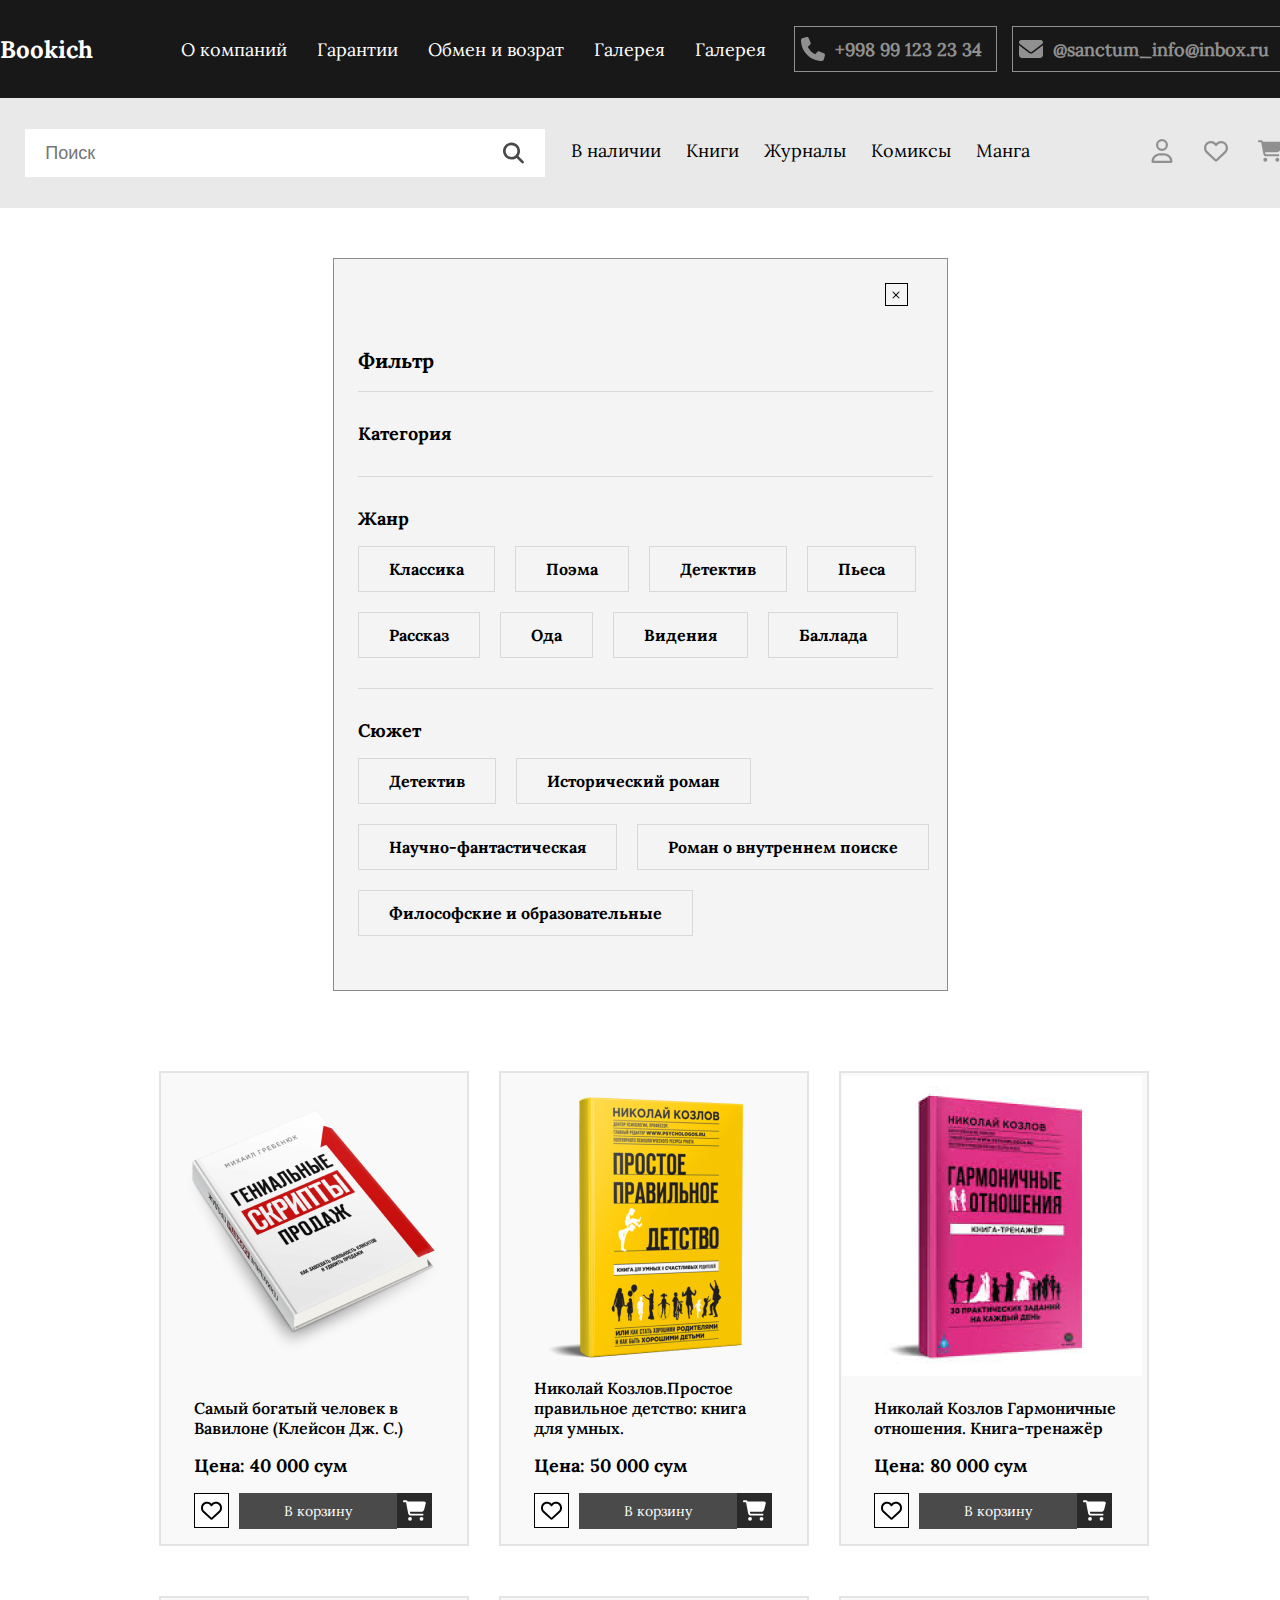
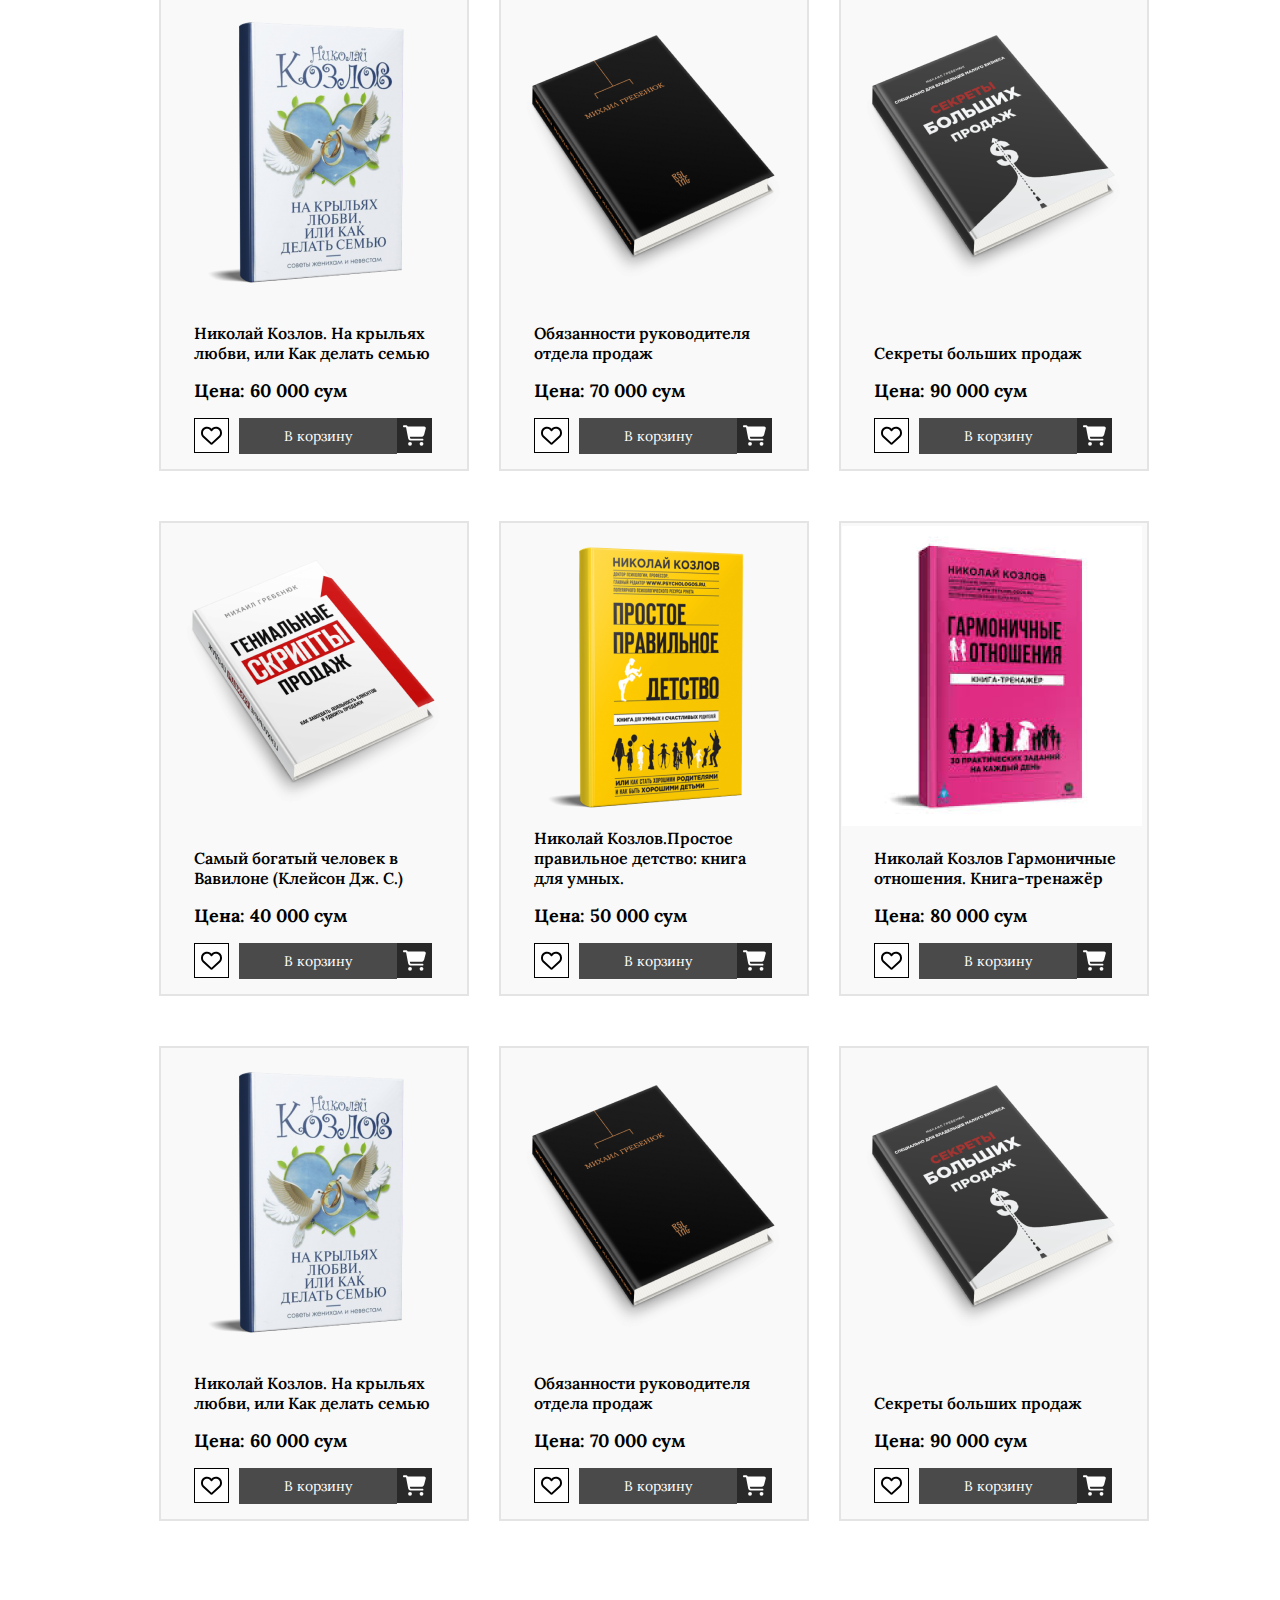
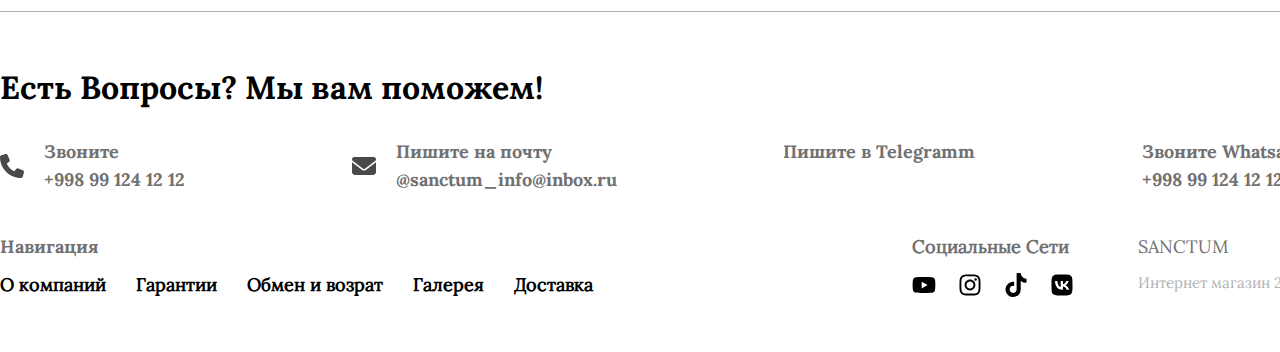
<file: pages/instock.html>
<!DOCTYPE html>
<html lang="en">
  <head>
    <meta charset="UTF-8" />
    <meta name="viewport" content="width=device-width, initial-scale=1.0" />
    <title>Bookich</title>
    <link rel="stylesheet" href="../styles/main.css" />
  </head>
  <body>
    <div class="box1">
      <div class="box1__wrap container">
        <a href="./index.html" class="box1__title">Bookich</a>
        <div class="box1__list">
          <a href="./about.html" class="box1__link">О компаний</a>
          <a href="#" class="box1__link">Гарантии</a>
          <a href="#" class="box1__link">Обмен и возрат</a>
          <a href="./instock.html" class="box1__link">Галерея</a>
          <a href="./instock.html" class="box1__link">Галерея</a>
        </div>
        <div class="box1__wrap2">
          <a href="tel:+998 99 123 23 34" class="box1__link2"
            ><svg
              xmlns="http://www.w3.org/2000/svg"
              viewBox="0 0 512 512"
              class="box1__svg"
            >
              <path
                d="M164.9 24.6c-7.7-18.6-28-28.5-47.4-23.2l-88 24C12.1 30.2 0 46 0 64C0 311.4 200.6 512 448 512c18 0 33.8-12.1 38.6-29.5l24-88c5.3-19.4-4.6-39.7-23.2-47.4l-96-40c-16.3-6.8-35.2-2.1-46.3 11.6L304.7 368C234.3 334.7 177.3 277.7 144 207.3L193.3 167c13.7-11.2 18.4-30 11.6-46.3l-40-96z"
              />
            </svg>
            +998 99 123 23 34</a
          >
          <a href="mailto:@sanctum_info@inbox.ru" class="box1__link2"
            ><svg
              xmlns="http://www.w3.org/2000/svg"
              viewBox="0 0 512 512"
              class="box1__svg"
            >
              <path
                d="M48 64C21.5 64 0 85.5 0 112c0 15.1 7.1 29.3 19.2 38.4L236.8 313.6c11.4 8.5 27 8.5 38.4 0L492.8 150.4c12.1-9.1 19.2-23.3 19.2-38.4c0-26.5-21.5-48-48-48H48zM0 176V384c0 35.3 28.7 64 64 64H448c35.3 0 64-28.7 64-64V176L294.4 339.2c-22.8 17.1-54 17.1-76.8 0L0 176z"
              />
            </svg>
            @sanctum_info@inbox.ru</a
          >
        </div>
      </div>
    </div>
    <div class="box2">
      <div class="box2__wrap container">
        <div class="box2__search">
          <input type="text" placeholder="Поиск" class="box2__input" />
          <svg
            xmlns="http://www.w3.org/2000/svg"
            viewBox="0 0 512 512"
            class="box2__svg"
          >
            <path
              d="M416 208c0 45.9-14.9 88.3-40 122.7L502.6 457.4c12.5 12.5 12.5 32.8 0 45.3s-32.8 12.5-45.3 0L330.7 376c-34.4 25.2-76.8 40-122.7 40C93.1 416 0 322.9 0 208S93.1 0 208 0S416 93.1 416 208zM208 352a144 144 0 1 0 0-288 144 144 0 1 0 0 288z"
            />
          </svg>
        </div>
        <div class="box2__cont">
          <div class="box2__cont-list">
            <a href="./instock.html" class="box2__cont-list-link">В наличии</a>
            <a href="#" class="box2__cont-list-link">Книги</a>
            <a href="#" class="box2__cont-list-link">Журналы</a>
            <a href="#" class="box2__cont-list-link">Комиксы</a>
            <a href="#" class="box2__cont-list-link">Манга</a>
          </div>
          <div class="box2__cont-icons">
            <svg
              xmlns="http://www.w3.org/2000/svg"
              viewBox="0 0 448 512"
              class="box2__cont-svg1"
            >
              <path
                d="M304 128a80 80 0 1 0 -160 0 80 80 0 1 0 160 0zM96 128a128 128 0 1 1 256 0A128 128 0 1 1 96 128zM49.3 464H398.7c-8.9-63.3-63.3-112-129-112H178.3c-65.7 0-120.1 48.7-129 112zM0 482.3C0 383.8 79.8 304 178.3 304h91.4C368.2 304 448 383.8 448 482.3c0 16.4-13.3 29.7-29.7 29.7H29.7C13.3 512 0 498.7 0 482.3z"
              />
            </svg>
            <svg
              xmlns="http://www.w3.org/2000/svg"
              viewBox="0 0 512 512"
              class="box2__cont-svg"
            >
              <path
                d="M225.8 468.2l-2.5-2.3L48.1 303.2C17.4 274.7 0 234.7 0 192.8v-3.3c0-70.4 50-130.8 119.2-144C158.6 37.9 198.9 47 231 69.6c9 6.4 17.4 13.8 25 22.3c4.2-4.8 8.7-9.2 13.5-13.3c3.7-3.2 7.5-6.2 11.5-9c0 0 0 0 0 0C313.1 47 353.4 37.9 392.8 45.4C462 58.6 512 119.1 512 189.5v3.3c0 41.9-17.4 81.9-48.1 110.4L288.7 465.9l-2.5 2.3c-8.2 7.6-19 11.9-30.2 11.9s-22-4.2-30.2-11.9zM239.1 145c-.4-.3-.7-.7-1-1.1l-17.8-20c0 0-.1-.1-.1-.1c0 0 0 0 0 0c-23.1-25.9-58-37.7-92-31.2C81.6 101.5 48 142.1 48 189.5v3.3c0 28.5 11.9 55.8 32.8 75.2L256 430.7 431.2 268c20.9-19.4 32.8-46.7 32.8-75.2v-3.3c0-47.3-33.6-88-80.1-96.9c-34-6.5-69 5.4-92 31.2c0 0 0 0-.1 .1s0 0-.1 .1l-17.8 20c-.3 .4-.7 .7-1 1.1c-4.5 4.5-10.6 7-16.9 7s-12.4-2.5-16.9-7z"
              />
            </svg>
            <div class="box2__count">
              <svg
                xmlns="http://www.w3.org/2000/svg"
                viewBox="0 0 576 512"
                class="box2__cont-svg2"
              >
                <path
                  d="M0 24C0 10.7 10.7 0 24 0H69.5c22 0 41.5 12.8 50.6 32h411c26.3 0 45.5 25 38.6 50.4l-41 152.3c-8.5 31.4-37 53.3-69.5 53.3H170.7l5.4 28.5c2.2 11.3 12.1 19.5 23.6 19.5H488c13.3 0 24 10.7 24 24s-10.7 24-24 24H199.7c-34.6 0-64.3-24.6-70.7-58.5L77.4 54.5c-.7-3.8-4-6.5-7.9-6.5H24C10.7 48 0 37.3 0 24zM128 464a48 48 0 1 1 96 0 48 48 0 1 1 -96 0zm336-48a48 48 0 1 1 0 96 48 48 0 1 1 0-96z"
                />
              </svg>
              <span class="box2__cont-svg2-count"></span>
            </div>
          </div>
        </div>
      </div>
      <div class="buy">
        <div class="buy__wrap">
          <div class="buy__box">
            <h3 class="buy__wrap-title">Корзина</h3>
            <button class="buy__box-btn"></button>
          </div>
          <div class="buy__box2">
            <div class="buy__box2-card">
              <img
                src="../img/books/bbook1.png"
                alt=""
                class="buy__box2-card-img"
              />
              <div class="buy__box2-card-desc">
                <p class="buy__box2-card-desc-text">
                  Самый богатый человек в Вавилоне (Клейсон Дж. С.)
                </p>
                <p class="buy__box2-card-desc-text2">40 000 сум</p>
              </div>
              <div class="buy__box2-card-count">
                <svg
                  xmlns="http://www.w3.org/2000/svg"
                  viewBox="0 0 384 512"
                  class="buy__box2-card-count-svg"
                >
                  <path
                    d="M376.6 84.5c11.3-13.6 9.5-33.8-4.1-45.1s-33.8-9.5-45.1 4.1L192 206 56.6 43.5C45.3 29.9 25.1 28.1 11.5 39.4S-3.9 70.9 7.4 84.5L150.3 256 7.4 427.5c-11.3 13.6-9.5 33.8 4.1 45.1s33.8 9.5 45.1-4.1L192 306 327.4 468.5c11.3 13.6 31.5 15.4 45.1 4.1s15.4-31.5 4.1-45.1L233.7 256 376.6 84.5z"
                  />
                </svg>
              </div>
            </div>
            <div class="buy__box2-card2">
              <img
                src="../img/books/book2.png"
                alt=""
                class="buy__box2-card-img"
              />
              <div class="buy__box2-card-desc">
                <p class="buy__box2-card-desc-text">
                  Простое правильное детство: книга для умных и счастливых
                  родителей
                </p>
                <p class="buy__box2-card-desc-text2">50 000 сум</p>
              </div>
              <div class="buy__box2-card-count">
                <svg
                  xmlns="http://www.w3.org/2000/svg"
                  viewBox="0 0 384 512"
                  class="buy__box2-card-count-svg2"
                >
                  <path
                    d="M376.6 84.5c11.3-13.6 9.5-33.8-4.1-45.1s-33.8-9.5-45.1 4.1L192 206 56.6 43.5C45.3 29.9 25.1 28.1 11.5 39.4S-3.9 70.9 7.4 84.5L150.3 256 7.4 427.5c-11.3 13.6-9.5 33.8 4.1 45.1s33.8 9.5 45.1-4.1L192 306 327.4 468.5c11.3 13.6 31.5 15.4 45.1 4.1s15.4-31.5 4.1-45.1L233.7 256 376.6 84.5z"
                  />
                </svg>
              </div>
            </div>
            <div class="buy__box2-card3">
              <img
                src="../img/books/book3.png"
                alt=""
                class="buy__box2-card-img"
              />
              <div class="buy__box2-card-desc">
                <p class="buy__box2-card-desc-text">
                  Гармоничные отношения. Книга-тренажёр
                </p>
                <p class="buy__box2-card-desc-text2">80 000 сум</p>
              </div>
              <div class="buy__box2-card-count">
                <svg
                  xmlns="http://www.w3.org/2000/svg"
                  viewBox="0 0 384 512"
                  class="buy__box2-card-count-svg3"
                >
                  <path
                    d="M376.6 84.5c11.3-13.6 9.5-33.8-4.1-45.1s-33.8-9.5-45.1 4.1L192 206 56.6 43.5C45.3 29.9 25.1 28.1 11.5 39.4S-3.9 70.9 7.4 84.5L150.3 256 7.4 427.5c-11.3 13.6-9.5 33.8 4.1 45.1s33.8 9.5 45.1-4.1L192 306 327.4 468.5c11.3 13.6 31.5 15.4 45.1 4.1s15.4-31.5 4.1-45.1L233.7 256 376.6 84.5z"
                  />
                </svg>
              </div>
            </div>
            <div class="buy__box2-card4">
              <img
                src="../img/books/book4.png"
                alt=""
                class="buy__box2-card-img"
              />
              <div class="buy__box2-card-desc">
                <p class="buy__box2-card-desc-text">
                  На крыльях любви, или Как делать семью
                </p>
                <p class="buy__box2-card-desc-text2">60 000 сум</p>
              </div>
              <div class="buy__box2-card-count">
                <svg
                  xmlns="http://www.w3.org/2000/svg"
                  viewBox="0 0 384 512"
                  class="buy__box2-card-count-svg4"
                >
                  <path
                    d="M376.6 84.5c11.3-13.6 9.5-33.8-4.1-45.1s-33.8-9.5-45.1 4.1L192 206 56.6 43.5C45.3 29.9 25.1 28.1 11.5 39.4S-3.9 70.9 7.4 84.5L150.3 256 7.4 427.5c-11.3 13.6-9.5 33.8 4.1 45.1s33.8 9.5 45.1-4.1L192 306 327.4 468.5c11.3 13.6 31.5 15.4 45.1 4.1s15.4-31.5 4.1-45.1L233.7 256 376.6 84.5z"
                  />
                </svg>
              </div>
            </div>
            <div class="buy__box2-card5">
              <img
                src="../img/books/book5.png"
                alt=""
                class="buy__box2-card-img"
              />
              <div class="buy__box2-card-desc">
                <p class="buy__box2-card-desc-text">
                  Отдел продаж по захвату рынка
                </p>
                <p class="buy__box2-card-desc-text2">40 000 сум</p>
              </div>
              <div class="buy__box2-card-count">
                <svg
                  xmlns="http://www.w3.org/2000/svg"
                  viewBox="0 0 384 512"
                  class="buy__box2-card-count-svg5"
                >
                  <path
                    d="M376.6 84.5c11.3-13.6 9.5-33.8-4.1-45.1s-33.8-9.5-45.1 4.1L192 206 56.6 43.5C45.3 29.9 25.1 28.1 11.5 39.4S-3.9 70.9 7.4 84.5L150.3 256 7.4 427.5c-11.3 13.6-9.5 33.8 4.1 45.1s33.8 9.5 45.1-4.1L192 306 327.4 468.5c11.3 13.6 31.5 15.4 45.1 4.1s15.4-31.5 4.1-45.1L233.7 256 376.6 84.5z"
                  />
                </svg>
              </div>
            </div>
            <div class="buy__box2-card6">
              <img
                src="../img/books/book6.png"
                alt=""
                class="buy__box2-card-img"
              />
              <div class="buy__box2-card-desc">
                <p class="buy__box2-card-desc-text">
                  Обязанности руководителя отдела продаж
                </p>
                <p class="buy__box2-card-desc-text2">70 000 сум</p>
              </div>
              <div class="buy__box2-card-count">
                <svg
                  xmlns="http://www.w3.org/2000/svg"
                  viewBox="0 0 384 512"
                  class="buy__box2-card-count-svg6"
                >
                  <path
                    d="M376.6 84.5c11.3-13.6 9.5-33.8-4.1-45.1s-33.8-9.5-45.1 4.1L192 206 56.6 43.5C45.3 29.9 25.1 28.1 11.5 39.4S-3.9 70.9 7.4 84.5L150.3 256 7.4 427.5c-11.3 13.6-9.5 33.8 4.1 45.1s33.8 9.5 45.1-4.1L192 306 327.4 468.5c11.3 13.6 31.5 15.4 45.1 4.1s15.4-31.5 4.1-45.1L233.7 256 376.6 84.5z"
                  />
                </svg>
              </div>
            </div>
          </div>
          <button class="buy__box3-btn">Оплатить</button>
        </div>
      </div>
      <div class="sign_up">
        <h2 class="sign_up-title">Регистрация</h2>
        <div class="sign_up-box">
          <div class="sign_up-box-card">
            <p class="sign_up-box-card-text">Введите почту</p>
            <input type="email" class="sign_up-box-card-input" />
          </div>
          <div class="sign_up-box-card">
            <p class="sign_up-box-card-text">Создайте пароль</p>
            <input type="password" class="sign_up-box-card-input" />
          </div>
          <div class="sign_up-box-card">
            <p class="sign_up-box-card-text">Повторите пароль</p>
            <input type="password" class="sign_up-box-card-input" />
          </div>
        </div>
        <button class="sign_up-box-btn">Регистрация</button>
        <p class="signin">Войти</p>
      </div>
      <div class="sign_in">
        <h2 class="sign_up-title">Войти</h2>
        <div class="sign_up-box">
          <div class="sign_up-box-card">
            <p class="sign_up-box-card-text">Введите почту</p>
            <input type="email" class="sign_up-box-card-input" />
          </div>
          <div class="sign_up-box-card">
            <p class="sign_up-box-card-text">Введите пароль</p>
            <input type="password" class="sign_up-box-card-input" />
            <p class="sign_up-box-card-text">Забыли пароль?</p>
          </div>
        </div>
        <button class="sign_in-box-btn">Войти</button>
        <p class="signin2">Регистрация</p>
      </div>
    </div>
    <section class="isection">
      <div class="filter container">
        <img src="../img/Vector.svg" alt="" class="filter_svg" />
        <div class="filter_desc">
          <h4 class="filter_desc-text ft">Фильтр</h4>
          <h4 class="filter_desc-text">Категория</h4>
          <h4 class="filter_desc-text">
            Жанр
            <div class="filter_box">
              <p class="filter_box-text">Классика</p>
              <p class="filter_box-text">Поэма</p>
              <p class="filter_box-text">Детектив</p>
              <p class="filter_box-text">Пьеса</p>
              <p class="filter_box-text">Рассказ</p>
              <p class="filter_box-text">Ода</p>
              <p class="filter_box-text">Видения</p>
              <p class="filter_box-text">Баллада</p>
            </div>
          </h4>
          <h4 class="filter_desc-text">
            Сюжет
            <div class="filter_box">
              <p class="filter_box-text">Детектив</p>
              <p class="filter_box-text">Исторический роман</p>
              <p class="filter_box-text">Научно-фантастическая</p>
              <p class="filter_box-text">Роман о внутреннем поиске</p>
              <p class="filter_box-text">Философские и образовательные</p>
            </div>
          </h4>
        </div>
      </div>
      <div class="isection__wrap container">
        <div class="isection_cards">
          <div class="section__cards-card">
            <img src="../img/books/book1.png" alt="" class="card-img" />
            <div class="card-desc">
              <p class="card-desc-text">
                Самый богатый человек в Вавилоне (Клейсон Дж. С.)
              </p>
              <p class="card-desc-price">Цена: 40 000 сум</p>
              <div class="card-buy">
                <svg
                  xmlns="http://www.w3.org/2000/svg"
                  viewBox="0 0 512 512"
                  class="card-buy-svg"
                >
                  <path
                    d="M225.8 468.2l-2.5-2.3L48.1 303.2C17.4 274.7 0 234.7 0 192.8v-3.3c0-70.4 50-130.8 119.2-144C158.6 37.9 198.9 47 231 69.6c9 6.4 17.4 13.8 25 22.3c4.2-4.8 8.7-9.2 13.5-13.3c3.7-3.2 7.5-6.2 11.5-9c0 0 0 0 0 0C313.1 47 353.4 37.9 392.8 45.4C462 58.6 512 119.1 512 189.5v3.3c0 41.9-17.4 81.9-48.1 110.4L288.7 465.9l-2.5 2.3c-8.2 7.6-19 11.9-30.2 11.9s-22-4.2-30.2-11.9zM239.1 145c-.4-.3-.7-.7-1-1.1l-17.8-20c0 0-.1-.1-.1-.1c0 0 0 0 0 0c-23.1-25.9-58-37.7-92-31.2C81.6 101.5 48 142.1 48 189.5v3.3c0 28.5 11.9 55.8 32.8 75.2L256 430.7 431.2 268c20.9-19.4 32.8-46.7 32.8-75.2v-3.3c0-47.3-33.6-88-80.1-96.9c-34-6.5-69 5.4-92 31.2c0 0 0 0-.1 .1s0 0-.1 .1l-17.8 20c-.3 .4-.7 .7-1 1.1c-4.5 4.5-10.6 7-16.9 7s-12.4-2.5-16.9-7z"
                  />
                </svg>
                <a href="../pages/book1.html" class="card-buy-btn">В корзину</a>
                <svg
                  xmlns="http://www.w3.org/2000/svg"
                  viewBox="0 0 576 512"
                  class="card-buy-svg21"
                >
                  <path
                    d="M0 24C0 10.7 10.7 0 24 0H69.5c22 0 41.5 12.8 50.6 32h411c26.3 0 45.5 25 38.6 50.4l-41 152.3c-8.5 31.4-37 53.3-69.5 53.3H170.7l5.4 28.5c2.2 11.3 12.1 19.5 23.6 19.5H488c13.3 0 24 10.7 24 24s-10.7 24-24 24H199.7c-34.6 0-64.3-24.6-70.7-58.5L77.4 54.5c-.7-3.8-4-6.5-7.9-6.5H24C10.7 48 0 37.3 0 24zM128 464a48 48 0 1 1 96 0 48 48 0 1 1 -96 0zm336-48a48 48 0 1 1 0 96 48 48 0 1 1 0-96z"
                  />
                </svg>
              </div>
            </div>
          </div>
          <div class="section__cards-card">
            <img src="../img/books/book2.png" alt="" class="card-img" />
            <div class="card-desc">
              <p class="card-desc-text">
                Николай Козлов.Простое правильное детство: книга для умных.
              </p>
              <p class="card-desc-price">Цена: 50 000 сум</p>
              <div class="card-buy">
                <svg
                  xmlns="http://www.w3.org/2000/svg"
                  viewBox="0 0 512 512"
                  class="card-buy-svg"
                >
                  <path
                    d="M225.8 468.2l-2.5-2.3L48.1 303.2C17.4 274.7 0 234.7 0 192.8v-3.3c0-70.4 50-130.8 119.2-144C158.6 37.9 198.9 47 231 69.6c9 6.4 17.4 13.8 25 22.3c4.2-4.8 8.7-9.2 13.5-13.3c3.7-3.2 7.5-6.2 11.5-9c0 0 0 0 0 0C313.1 47 353.4 37.9 392.8 45.4C462 58.6 512 119.1 512 189.5v3.3c0 41.9-17.4 81.9-48.1 110.4L288.7 465.9l-2.5 2.3c-8.2 7.6-19 11.9-30.2 11.9s-22-4.2-30.2-11.9zM239.1 145c-.4-.3-.7-.7-1-1.1l-17.8-20c0 0-.1-.1-.1-.1c0 0 0 0 0 0c-23.1-25.9-58-37.7-92-31.2C81.6 101.5 48 142.1 48 189.5v3.3c0 28.5 11.9 55.8 32.8 75.2L256 430.7 431.2 268c20.9-19.4 32.8-46.7 32.8-75.2v-3.3c0-47.3-33.6-88-80.1-96.9c-34-6.5-69 5.4-92 31.2c0 0 0 0-.1 .1s0 0-.1 .1l-17.8 20c-.3 .4-.7 .7-1 1.1c-4.5 4.5-10.6 7-16.9 7s-12.4-2.5-16.9-7z"
                  />
                </svg>
                <a href="../pages/book2.html" class="card-buy-btn">В корзину</a>
                <svg
                  xmlns="http://www.w3.org/2000/svg"
                  viewBox="0 0 576 512"
                  class="card-buy-svg22"
                >
                  <path
                    d="M0 24C0 10.7 10.7 0 24 0H69.5c22 0 41.5 12.8 50.6 32h411c26.3 0 45.5 25 38.6 50.4l-41 152.3c-8.5 31.4-37 53.3-69.5 53.3H170.7l5.4 28.5c2.2 11.3 12.1 19.5 23.6 19.5H488c13.3 0 24 10.7 24 24s-10.7 24-24 24H199.7c-34.6 0-64.3-24.6-70.7-58.5L77.4 54.5c-.7-3.8-4-6.5-7.9-6.5H24C10.7 48 0 37.3 0 24zM128 464a48 48 0 1 1 96 0 48 48 0 1 1 -96 0zm336-48a48 48 0 1 1 0 96 48 48 0 1 1 0-96z"
                  />
                </svg>
              </div>
            </div>
          </div>
          <div class="section__cards-card">
            <img src="../img/books/book3.png" alt="" class="card-img" />
            <div class="card-desc">
              <p class="card-desc-text">
                Николай Козлов Гармоничные отношения. Книга-тренажёр
              </p>
              <p class="card-desc-price">Цена: 80 000 сум</p>
              <div class="card-buy">
                <svg
                  xmlns="http://www.w3.org/2000/svg"
                  viewBox="0 0 512 512"
                  class="card-buy-svg"
                >
                  <path
                    d="M225.8 468.2l-2.5-2.3L48.1 303.2C17.4 274.7 0 234.7 0 192.8v-3.3c0-70.4 50-130.8 119.2-144C158.6 37.9 198.9 47 231 69.6c9 6.4 17.4 13.8 25 22.3c4.2-4.8 8.7-9.2 13.5-13.3c3.7-3.2 7.5-6.2 11.5-9c0 0 0 0 0 0C313.1 47 353.4 37.9 392.8 45.4C462 58.6 512 119.1 512 189.5v3.3c0 41.9-17.4 81.9-48.1 110.4L288.7 465.9l-2.5 2.3c-8.2 7.6-19 11.9-30.2 11.9s-22-4.2-30.2-11.9zM239.1 145c-.4-.3-.7-.7-1-1.1l-17.8-20c0 0-.1-.1-.1-.1c0 0 0 0 0 0c-23.1-25.9-58-37.7-92-31.2C81.6 101.5 48 142.1 48 189.5v3.3c0 28.5 11.9 55.8 32.8 75.2L256 430.7 431.2 268c20.9-19.4 32.8-46.7 32.8-75.2v-3.3c0-47.3-33.6-88-80.1-96.9c-34-6.5-69 5.4-92 31.2c0 0 0 0-.1 .1s0 0-.1 .1l-17.8 20c-.3 .4-.7 .7-1 1.1c-4.5 4.5-10.6 7-16.9 7s-12.4-2.5-16.9-7z"
                  />
                </svg>
                <a href="../pages/book3.html" class="card-buy-btn">В корзину</a>
                <svg
                  xmlns="http://www.w3.org/2000/svg"
                  viewBox="0 0 576 512"
                  class="card-buy-svg23"
                >
                  <path
                    d="M0 24C0 10.7 10.7 0 24 0H69.5c22 0 41.5 12.8 50.6 32h411c26.3 0 45.5 25 38.6 50.4l-41 152.3c-8.5 31.4-37 53.3-69.5 53.3H170.7l5.4 28.5c2.2 11.3 12.1 19.5 23.6 19.5H488c13.3 0 24 10.7 24 24s-10.7 24-24 24H199.7c-34.6 0-64.3-24.6-70.7-58.5L77.4 54.5c-.7-3.8-4-6.5-7.9-6.5H24C10.7 48 0 37.3 0 24zM128 464a48 48 0 1 1 96 0 48 48 0 1 1 -96 0zm336-48a48 48 0 1 1 0 96 48 48 0 1 1 0-96z"
                  />
                </svg>
              </div>
            </div>
          </div>
        </div>
        <div class="isection_cards">
          <div class="section__cards-card">
            <img src="../img/books/book4.png" alt="" class="card-img" />
            <div class="card-desc">
              <p class="card-desc-text">
                Николай Козлов. На крыльях любви, или Как делать семью
              </p>
              <p class="card-desc-price">Цена: 60 000 сум</p>
              <div class="card-buy">
                <svg
                  xmlns="http://www.w3.org/2000/svg"
                  viewBox="0 0 512 512"
                  class="card-buy-svg"
                >
                  <path
                    d="M225.8 468.2l-2.5-2.3L48.1 303.2C17.4 274.7 0 234.7 0 192.8v-3.3c0-70.4 50-130.8 119.2-144C158.6 37.9 198.9 47 231 69.6c9 6.4 17.4 13.8 25 22.3c4.2-4.8 8.7-9.2 13.5-13.3c3.7-3.2 7.5-6.2 11.5-9c0 0 0 0 0 0C313.1 47 353.4 37.9 392.8 45.4C462 58.6 512 119.1 512 189.5v3.3c0 41.9-17.4 81.9-48.1 110.4L288.7 465.9l-2.5 2.3c-8.2 7.6-19 11.9-30.2 11.9s-22-4.2-30.2-11.9zM239.1 145c-.4-.3-.7-.7-1-1.1l-17.8-20c0 0-.1-.1-.1-.1c0 0 0 0 0 0c-23.1-25.9-58-37.7-92-31.2C81.6 101.5 48 142.1 48 189.5v3.3c0 28.5 11.9 55.8 32.8 75.2L256 430.7 431.2 268c20.9-19.4 32.8-46.7 32.8-75.2v-3.3c0-47.3-33.6-88-80.1-96.9c-34-6.5-69 5.4-92 31.2c0 0 0 0-.1 .1s0 0-.1 .1l-17.8 20c-.3 .4-.7 .7-1 1.1c-4.5 4.5-10.6 7-16.9 7s-12.4-2.5-16.9-7z"
                  />
                </svg>
                <a href="../pages/book4.html" class="card-buy-btn">В корзину</a>
                <svg
                  xmlns="http://www.w3.org/2000/svg"
                  viewBox="0 0 576 512"
                  class="card-buy-svg24"
                >
                  <path
                    d="M0 24C0 10.7 10.7 0 24 0H69.5c22 0 41.5 12.8 50.6 32h411c26.3 0 45.5 25 38.6 50.4l-41 152.3c-8.5 31.4-37 53.3-69.5 53.3H170.7l5.4 28.5c2.2 11.3 12.1 19.5 23.6 19.5H488c13.3 0 24 10.7 24 24s-10.7 24-24 24H199.7c-34.6 0-64.3-24.6-70.7-58.5L77.4 54.5c-.7-3.8-4-6.5-7.9-6.5H24C10.7 48 0 37.3 0 24zM128 464a48 48 0 1 1 96 0 48 48 0 1 1 -96 0zm336-48a48 48 0 1 1 0 96 48 48 0 1 1 0-96z"
                  />
                </svg>
              </div>
            </div>
          </div>
          <div class="section__cards-card">
            <img src="../img/books/book6.png" alt="" class="card-img" />
            <div class="card-desc">
              <p class="card-desc-text">
                Обязанности руководителя отдела продаж
              </p>
              <p class="card-desc-price">Цена: 70 000 сум</p>
              <div class="card-buy">
                <svg
                  xmlns="http://www.w3.org/2000/svg"
                  viewBox="0 0 512 512"
                  class="card-buy-svg"
                >
                  <path
                    d="M225.8 468.2l-2.5-2.3L48.1 303.2C17.4 274.7 0 234.7 0 192.8v-3.3c0-70.4 50-130.8 119.2-144C158.6 37.9 198.9 47 231 69.6c9 6.4 17.4 13.8 25 22.3c4.2-4.8 8.7-9.2 13.5-13.3c3.7-3.2 7.5-6.2 11.5-9c0 0 0 0 0 0C313.1 47 353.4 37.9 392.8 45.4C462 58.6 512 119.1 512 189.5v3.3c0 41.9-17.4 81.9-48.1 110.4L288.7 465.9l-2.5 2.3c-8.2 7.6-19 11.9-30.2 11.9s-22-4.2-30.2-11.9zM239.1 145c-.4-.3-.7-.7-1-1.1l-17.8-20c0 0-.1-.1-.1-.1c0 0 0 0 0 0c-23.1-25.9-58-37.7-92-31.2C81.6 101.5 48 142.1 48 189.5v3.3c0 28.5 11.9 55.8 32.8 75.2L256 430.7 431.2 268c20.9-19.4 32.8-46.7 32.8-75.2v-3.3c0-47.3-33.6-88-80.1-96.9c-34-6.5-69 5.4-92 31.2c0 0 0 0-.1 .1s0 0-.1 .1l-17.8 20c-.3 .4-.7 .7-1 1.1c-4.5 4.5-10.6 7-16.9 7s-12.4-2.5-16.9-7z"
                  />
                </svg>
                <a href="../pages/book6.html" class="card-buy-btn">В корзину</a>
                <svg
                  xmlns="http://www.w3.org/2000/svg"
                  viewBox="0 0 576 512"
                  class="card-buy-svg25"
                >
                  <path
                    d="M0 24C0 10.7 10.7 0 24 0H69.5c22 0 41.5 12.8 50.6 32h411c26.3 0 45.5 25 38.6 50.4l-41 152.3c-8.5 31.4-37 53.3-69.5 53.3H170.7l5.4 28.5c2.2 11.3 12.1 19.5 23.6 19.5H488c13.3 0 24 10.7 24 24s-10.7 24-24 24H199.7c-34.6 0-64.3-24.6-70.7-58.5L77.4 54.5c-.7-3.8-4-6.5-7.9-6.5H24C10.7 48 0 37.3 0 24zM128 464a48 48 0 1 1 96 0 48 48 0 1 1 -96 0zm336-48a48 48 0 1 1 0 96 48 48 0 1 1 0-96z"
                  />
                </svg>
              </div>
            </div>
          </div>
          <div class="section__cards-card">
            <img src="../img/books/book7.png" alt="" class="card-img" />
            <div class="card-desc">
              <p class="card-desc-text">Секреты больших продаж</p>
              <p class="card-desc-price">Цена: 90 000 сум</p>
              <div class="card-buy">
                <svg
                  xmlns="http://www.w3.org/2000/svg"
                  viewBox="0 0 512 512"
                  class="card-buy-svg"
                >
                  <path
                    d="M225.8 468.2l-2.5-2.3L48.1 303.2C17.4 274.7 0 234.7 0 192.8v-3.3c0-70.4 50-130.8 119.2-144C158.6 37.9 198.9 47 231 69.6c9 6.4 17.4 13.8 25 22.3c4.2-4.8 8.7-9.2 13.5-13.3c3.7-3.2 7.5-6.2 11.5-9c0 0 0 0 0 0C313.1 47 353.4 37.9 392.8 45.4C462 58.6 512 119.1 512 189.5v3.3c0 41.9-17.4 81.9-48.1 110.4L288.7 465.9l-2.5 2.3c-8.2 7.6-19 11.9-30.2 11.9s-22-4.2-30.2-11.9zM239.1 145c-.4-.3-.7-.7-1-1.1l-17.8-20c0 0-.1-.1-.1-.1c0 0 0 0 0 0c-23.1-25.9-58-37.7-92-31.2C81.6 101.5 48 142.1 48 189.5v3.3c0 28.5 11.9 55.8 32.8 75.2L256 430.7 431.2 268c20.9-19.4 32.8-46.7 32.8-75.2v-3.3c0-47.3-33.6-88-80.1-96.9c-34-6.5-69 5.4-92 31.2c0 0 0 0-.1 .1s0 0-.1 .1l-17.8 20c-.3 .4-.7 .7-1 1.1c-4.5 4.5-10.6 7-16.9 7s-12.4-2.5-16.9-7z"
                  />
                </svg>
                <a href="../pages/book7.html" class="card-buy-btn">В корзину</a>
                <svg
                  xmlns="http://www.w3.org/2000/svg"
                  viewBox="0 0 576 512"
                  class="card-buy-svg26"
                >
                  <path
                    d="M0 24C0 10.7 10.7 0 24 0H69.5c22 0 41.5 12.8 50.6 32h411c26.3 0 45.5 25 38.6 50.4l-41 152.3c-8.5 31.4-37 53.3-69.5 53.3H170.7l5.4 28.5c2.2 11.3 12.1 19.5 23.6 19.5H488c13.3 0 24 10.7 24 24s-10.7 24-24 24H199.7c-34.6 0-64.3-24.6-70.7-58.5L77.4 54.5c-.7-3.8-4-6.5-7.9-6.5H24C10.7 48 0 37.3 0 24zM128 464a48 48 0 1 1 96 0 48 48 0 1 1 -96 0zm336-48a48 48 0 1 1 0 96 48 48 0 1 1 0-96z"
                  />
                </svg>
              </div>
            </div>
          </div>
        </div>
        <div class="isection_cards">
          <div class="section__cards-card">
            <img src="../img/books/book1.png" alt="" class="card-img" />
            <div class="card-desc">
              <p class="card-desc-text">
                Самый богатый человек в Вавилоне (Клейсон Дж. С.)
              </p>
              <p class="card-desc-price">Цена: 40 000 сум</p>
              <div class="card-buy">
                <svg
                  xmlns="http://www.w3.org/2000/svg"
                  viewBox="0 0 512 512"
                  class="card-buy-svg"
                >
                  <path
                    d="M225.8 468.2l-2.5-2.3L48.1 303.2C17.4 274.7 0 234.7 0 192.8v-3.3c0-70.4 50-130.8 119.2-144C158.6 37.9 198.9 47 231 69.6c9 6.4 17.4 13.8 25 22.3c4.2-4.8 8.7-9.2 13.5-13.3c3.7-3.2 7.5-6.2 11.5-9c0 0 0 0 0 0C313.1 47 353.4 37.9 392.8 45.4C462 58.6 512 119.1 512 189.5v3.3c0 41.9-17.4 81.9-48.1 110.4L288.7 465.9l-2.5 2.3c-8.2 7.6-19 11.9-30.2 11.9s-22-4.2-30.2-11.9zM239.1 145c-.4-.3-.7-.7-1-1.1l-17.8-20c0 0-.1-.1-.1-.1c0 0 0 0 0 0c-23.1-25.9-58-37.7-92-31.2C81.6 101.5 48 142.1 48 189.5v3.3c0 28.5 11.9 55.8 32.8 75.2L256 430.7 431.2 268c20.9-19.4 32.8-46.7 32.8-75.2v-3.3c0-47.3-33.6-88-80.1-96.9c-34-6.5-69 5.4-92 31.2c0 0 0 0-.1 .1s0 0-.1 .1l-17.8 20c-.3 .4-.7 .7-1 1.1c-4.5 4.5-10.6 7-16.9 7s-12.4-2.5-16.9-7z"
                  />
                </svg>
                <a href="../pages/book1.html" class="card-buy-btn">В корзину</a>
                <svg
                  xmlns="http://www.w3.org/2000/svg"
                  viewBox="0 0 576 512"
                  class="card-buy-svg21"
                >
                  <path
                    d="M0 24C0 10.7 10.7 0 24 0H69.5c22 0 41.5 12.8 50.6 32h411c26.3 0 45.5 25 38.6 50.4l-41 152.3c-8.5 31.4-37 53.3-69.5 53.3H170.7l5.4 28.5c2.2 11.3 12.1 19.5 23.6 19.5H488c13.3 0 24 10.7 24 24s-10.7 24-24 24H199.7c-34.6 0-64.3-24.6-70.7-58.5L77.4 54.5c-.7-3.8-4-6.5-7.9-6.5H24C10.7 48 0 37.3 0 24zM128 464a48 48 0 1 1 96 0 48 48 0 1 1 -96 0zm336-48a48 48 0 1 1 0 96 48 48 0 1 1 0-96z"
                  />
                </svg>
              </div>
            </div>
          </div>
          <div class="section__cards-card">
            <img src="../img/books/book2.png" alt="" class="card-img" />
            <div class="card-desc">
              <p class="card-desc-text">
                Николай Козлов.Простое правильное детство: книга для умных.
              </p>
              <p class="card-desc-price">Цена: 50 000 сум</p>
              <div class="card-buy">
                <svg
                  xmlns="http://www.w3.org/2000/svg"
                  viewBox="0 0 512 512"
                  class="card-buy-svg"
                >
                  <path
                    d="M225.8 468.2l-2.5-2.3L48.1 303.2C17.4 274.7 0 234.7 0 192.8v-3.3c0-70.4 50-130.8 119.2-144C158.6 37.9 198.9 47 231 69.6c9 6.4 17.4 13.8 25 22.3c4.2-4.8 8.7-9.2 13.5-13.3c3.7-3.2 7.5-6.2 11.5-9c0 0 0 0 0 0C313.1 47 353.4 37.9 392.8 45.4C462 58.6 512 119.1 512 189.5v3.3c0 41.9-17.4 81.9-48.1 110.4L288.7 465.9l-2.5 2.3c-8.2 7.6-19 11.9-30.2 11.9s-22-4.2-30.2-11.9zM239.1 145c-.4-.3-.7-.7-1-1.1l-17.8-20c0 0-.1-.1-.1-.1c0 0 0 0 0 0c-23.1-25.9-58-37.7-92-31.2C81.6 101.5 48 142.1 48 189.5v3.3c0 28.5 11.9 55.8 32.8 75.2L256 430.7 431.2 268c20.9-19.4 32.8-46.7 32.8-75.2v-3.3c0-47.3-33.6-88-80.1-96.9c-34-6.5-69 5.4-92 31.2c0 0 0 0-.1 .1s0 0-.1 .1l-17.8 20c-.3 .4-.7 .7-1 1.1c-4.5 4.5-10.6 7-16.9 7s-12.4-2.5-16.9-7z"
                  />
                </svg>
                <a href="../pages/book2.html" class="card-buy-btn">В корзину</a>
                <svg
                  xmlns="http://www.w3.org/2000/svg"
                  viewBox="0 0 576 512"
                  class="card-buy-svg22"
                >
                  <path
                    d="M0 24C0 10.7 10.7 0 24 0H69.5c22 0 41.5 12.8 50.6 32h411c26.3 0 45.5 25 38.6 50.4l-41 152.3c-8.5 31.4-37 53.3-69.5 53.3H170.7l5.4 28.5c2.2 11.3 12.1 19.5 23.6 19.5H488c13.3 0 24 10.7 24 24s-10.7 24-24 24H199.7c-34.6 0-64.3-24.6-70.7-58.5L77.4 54.5c-.7-3.8-4-6.5-7.9-6.5H24C10.7 48 0 37.3 0 24zM128 464a48 48 0 1 1 96 0 48 48 0 1 1 -96 0zm336-48a48 48 0 1 1 0 96 48 48 0 1 1 0-96z"
                  />
                </svg>
              </div>
            </div>
          </div>
          <div class="section__cards-card">
            <img src="../img/books/book3.png" alt="" class="card-img" />
            <div class="card-desc">
              <p class="card-desc-text">
                Николай Козлов Гармоничные отношения. Книга-тренажёр
              </p>
              <p class="card-desc-price">Цена: 80 000 сум</p>
              <div class="card-buy">
                <svg
                  xmlns="http://www.w3.org/2000/svg"
                  viewBox="0 0 512 512"
                  class="card-buy-svg"
                >
                  <path
                    d="M225.8 468.2l-2.5-2.3L48.1 303.2C17.4 274.7 0 234.7 0 192.8v-3.3c0-70.4 50-130.8 119.2-144C158.6 37.9 198.9 47 231 69.6c9 6.4 17.4 13.8 25 22.3c4.2-4.8 8.7-9.2 13.5-13.3c3.7-3.2 7.5-6.2 11.5-9c0 0 0 0 0 0C313.1 47 353.4 37.9 392.8 45.4C462 58.6 512 119.1 512 189.5v3.3c0 41.9-17.4 81.9-48.1 110.4L288.7 465.9l-2.5 2.3c-8.2 7.6-19 11.9-30.2 11.9s-22-4.2-30.2-11.9zM239.1 145c-.4-.3-.7-.7-1-1.1l-17.8-20c0 0-.1-.1-.1-.1c0 0 0 0 0 0c-23.1-25.9-58-37.7-92-31.2C81.6 101.5 48 142.1 48 189.5v3.3c0 28.5 11.9 55.8 32.8 75.2L256 430.7 431.2 268c20.9-19.4 32.8-46.7 32.8-75.2v-3.3c0-47.3-33.6-88-80.1-96.9c-34-6.5-69 5.4-92 31.2c0 0 0 0-.1 .1s0 0-.1 .1l-17.8 20c-.3 .4-.7 .7-1 1.1c-4.5 4.5-10.6 7-16.9 7s-12.4-2.5-16.9-7z"
                  />
                </svg>
                <a href="../pages/book3.html" class="card-buy-btn">В корзину</a>
                <svg
                  xmlns="http://www.w3.org/2000/svg"
                  viewBox="0 0 576 512"
                  class="card-buy-svg23"
                >
                  <path
                    d="M0 24C0 10.7 10.7 0 24 0H69.5c22 0 41.5 12.8 50.6 32h411c26.3 0 45.5 25 38.6 50.4l-41 152.3c-8.5 31.4-37 53.3-69.5 53.3H170.7l5.4 28.5c2.2 11.3 12.1 19.5 23.6 19.5H488c13.3 0 24 10.7 24 24s-10.7 24-24 24H199.7c-34.6 0-64.3-24.6-70.7-58.5L77.4 54.5c-.7-3.8-4-6.5-7.9-6.5H24C10.7 48 0 37.3 0 24zM128 464a48 48 0 1 1 96 0 48 48 0 1 1 -96 0zm336-48a48 48 0 1 1 0 96 48 48 0 1 1 0-96z"
                  />
                </svg>
              </div>
            </div>
          </div>
        </div>
        <div class="isection_cards">
          <div class="section__cards-card">
            <img src="../img/books/book4.png" alt="" class="card-img" />
            <div class="card-desc">
              <p class="card-desc-text">
                Николай Козлов. На крыльях любви, или Как делать семью
              </p>
              <p class="card-desc-price">Цена: 60 000 сум</p>
              <div class="card-buy">
                <svg
                  xmlns="http://www.w3.org/2000/svg"
                  viewBox="0 0 512 512"
                  class="card-buy-svg"
                >
                  <path
                    d="M225.8 468.2l-2.5-2.3L48.1 303.2C17.4 274.7 0 234.7 0 192.8v-3.3c0-70.4 50-130.8 119.2-144C158.6 37.9 198.9 47 231 69.6c9 6.4 17.4 13.8 25 22.3c4.2-4.8 8.7-9.2 13.5-13.3c3.7-3.2 7.5-6.2 11.5-9c0 0 0 0 0 0C313.1 47 353.4 37.9 392.8 45.4C462 58.6 512 119.1 512 189.5v3.3c0 41.9-17.4 81.9-48.1 110.4L288.7 465.9l-2.5 2.3c-8.2 7.6-19 11.9-30.2 11.9s-22-4.2-30.2-11.9zM239.1 145c-.4-.3-.7-.7-1-1.1l-17.8-20c0 0-.1-.1-.1-.1c0 0 0 0 0 0c-23.1-25.9-58-37.7-92-31.2C81.6 101.5 48 142.1 48 189.5v3.3c0 28.5 11.9 55.8 32.8 75.2L256 430.7 431.2 268c20.9-19.4 32.8-46.7 32.8-75.2v-3.3c0-47.3-33.6-88-80.1-96.9c-34-6.5-69 5.4-92 31.2c0 0 0 0-.1 .1s0 0-.1 .1l-17.8 20c-.3 .4-.7 .7-1 1.1c-4.5 4.5-10.6 7-16.9 7s-12.4-2.5-16.9-7z"
                  />
                </svg>
                <a href="../pages/book4.html" class="card-buy-btn">В корзину</a>
                <svg
                  xmlns="http://www.w3.org/2000/svg"
                  viewBox="0 0 576 512"
                  class="card-buy-svg24"
                >
                  <path
                    d="M0 24C0 10.7 10.7 0 24 0H69.5c22 0 41.5 12.8 50.6 32h411c26.3 0 45.5 25 38.6 50.4l-41 152.3c-8.5 31.4-37 53.3-69.5 53.3H170.7l5.4 28.5c2.2 11.3 12.1 19.5 23.6 19.5H488c13.3 0 24 10.7 24 24s-10.7 24-24 24H199.7c-34.6 0-64.3-24.6-70.7-58.5L77.4 54.5c-.7-3.8-4-6.5-7.9-6.5H24C10.7 48 0 37.3 0 24zM128 464a48 48 0 1 1 96 0 48 48 0 1 1 -96 0zm336-48a48 48 0 1 1 0 96 48 48 0 1 1 0-96z"
                  />
                </svg>
              </div>
            </div>
          </div>
          <div class="section__cards-card">
            <img src="../img/books/book6.png" alt="" class="card-img" />
            <div class="card-desc">
              <p class="card-desc-text">
                Обязанности руководителя отдела продаж
              </p>
              <p class="card-desc-price">Цена: 70 000 сум</p>
              <div class="card-buy">
                <svg
                  xmlns="http://www.w3.org/2000/svg"
                  viewBox="0 0 512 512"
                  class="card-buy-svg"
                >
                  <path
                    d="M225.8 468.2l-2.5-2.3L48.1 303.2C17.4 274.7 0 234.7 0 192.8v-3.3c0-70.4 50-130.8 119.2-144C158.6 37.9 198.9 47 231 69.6c9 6.4 17.4 13.8 25 22.3c4.2-4.8 8.7-9.2 13.5-13.3c3.7-3.2 7.5-6.2 11.5-9c0 0 0 0 0 0C313.1 47 353.4 37.9 392.8 45.4C462 58.6 512 119.1 512 189.5v3.3c0 41.9-17.4 81.9-48.1 110.4L288.7 465.9l-2.5 2.3c-8.2 7.6-19 11.9-30.2 11.9s-22-4.2-30.2-11.9zM239.1 145c-.4-.3-.7-.7-1-1.1l-17.8-20c0 0-.1-.1-.1-.1c0 0 0 0 0 0c-23.1-25.9-58-37.7-92-31.2C81.6 101.5 48 142.1 48 189.5v3.3c0 28.5 11.9 55.8 32.8 75.2L256 430.7 431.2 268c20.9-19.4 32.8-46.7 32.8-75.2v-3.3c0-47.3-33.6-88-80.1-96.9c-34-6.5-69 5.4-92 31.2c0 0 0 0-.1 .1s0 0-.1 .1l-17.8 20c-.3 .4-.7 .7-1 1.1c-4.5 4.5-10.6 7-16.9 7s-12.4-2.5-16.9-7z"
                  />
                </svg>
                <a href="../pages/book6.html" class="card-buy-btn">В корзину</a>
                <svg
                  xmlns="http://www.w3.org/2000/svg"
                  viewBox="0 0 576 512"
                  class="card-buy-svg25"
                >
                  <path
                    d="M0 24C0 10.7 10.7 0 24 0H69.5c22 0 41.5 12.8 50.6 32h411c26.3 0 45.5 25 38.6 50.4l-41 152.3c-8.5 31.4-37 53.3-69.5 53.3H170.7l5.4 28.5c2.2 11.3 12.1 19.5 23.6 19.5H488c13.3 0 24 10.7 24 24s-10.7 24-24 24H199.7c-34.6 0-64.3-24.6-70.7-58.5L77.4 54.5c-.7-3.8-4-6.5-7.9-6.5H24C10.7 48 0 37.3 0 24zM128 464a48 48 0 1 1 96 0 48 48 0 1 1 -96 0zm336-48a48 48 0 1 1 0 96 48 48 0 1 1 0-96z"
                  />
                </svg>
              </div>
            </div>
          </div>
          <div class="section__cards-card">
            <img src="../img/books/book7.png" alt="" class="card-img" />
            <div class="card-desc">
              <p class="card-desc-text">Секреты больших продаж</p>
              <p class="card-desc-price">Цена: 90 000 сум</p>
              <div class="card-buy">
                <svg
                  xmlns="http://www.w3.org/2000/svg"
                  viewBox="0 0 512 512"
                  class="card-buy-svg"
                >
                  <path
                    d="M225.8 468.2l-2.5-2.3L48.1 303.2C17.4 274.7 0 234.7 0 192.8v-3.3c0-70.4 50-130.8 119.2-144C158.6 37.9 198.9 47 231 69.6c9 6.4 17.4 13.8 25 22.3c4.2-4.8 8.7-9.2 13.5-13.3c3.7-3.2 7.5-6.2 11.5-9c0 0 0 0 0 0C313.1 47 353.4 37.9 392.8 45.4C462 58.6 512 119.1 512 189.5v3.3c0 41.9-17.4 81.9-48.1 110.4L288.7 465.9l-2.5 2.3c-8.2 7.6-19 11.9-30.2 11.9s-22-4.2-30.2-11.9zM239.1 145c-.4-.3-.7-.7-1-1.1l-17.8-20c0 0-.1-.1-.1-.1c0 0 0 0 0 0c-23.1-25.9-58-37.7-92-31.2C81.6 101.5 48 142.1 48 189.5v3.3c0 28.5 11.9 55.8 32.8 75.2L256 430.7 431.2 268c20.9-19.4 32.8-46.7 32.8-75.2v-3.3c0-47.3-33.6-88-80.1-96.9c-34-6.5-69 5.4-92 31.2c0 0 0 0-.1 .1s0 0-.1 .1l-17.8 20c-.3 .4-.7 .7-1 1.1c-4.5 4.5-10.6 7-16.9 7s-12.4-2.5-16.9-7z"
                  />
                </svg>
                <a href="../pages/book7.html" class="card-buy-btn">В корзину</a>
                <svg
                  xmlns="http://www.w3.org/2000/svg"
                  viewBox="0 0 576 512"
                  class="card-buy-svg26"
                >
                  <path
                    d="M0 24C0 10.7 10.7 0 24 0H69.5c22 0 41.5 12.8 50.6 32h411c26.3 0 45.5 25 38.6 50.4l-41 152.3c-8.5 31.4-37 53.3-69.5 53.3H170.7l5.4 28.5c2.2 11.3 12.1 19.5 23.6 19.5H488c13.3 0 24 10.7 24 24s-10.7 24-24 24H199.7c-34.6 0-64.3-24.6-70.7-58.5L77.4 54.5c-.7-3.8-4-6.5-7.9-6.5H24C10.7 48 0 37.3 0 24zM128 464a48 48 0 1 1 96 0 48 48 0 1 1 -96 0zm336-48a48 48 0 1 1 0 96 48 48 0 1 1 0-96z"
                  />
                </svg>
              </div>
            </div>
          </div>
        </div>
      </div>
    </section>
    <footer>
      <div class="footer__wrap container">
        <div class="footer__help">
          <h2 class="footer__help-title">Есть Вопросы? Мы вам поможем!</h2>
          <div class="footer__help-box">
            <div class="footer__card">
              <svg
                xmlns="http://www.w3.org/2000/svg"
                viewBox="0 0 512 512"
                class="footer__card-svg"
              >
                <path
                  d="M164.9 24.6c-7.7-18.6-28-28.5-47.4-23.2l-88 24C12.1 30.2 0 46 0 64C0 311.4 200.6 512 448 512c18 0 33.8-12.1 38.6-29.5l24-88c5.3-19.4-4.6-39.7-23.2-47.4l-96-40c-16.3-6.8-35.2-2.1-46.3 11.6L304.7 368C234.3 334.7 177.3 277.7 144 207.3L193.3 167c13.7-11.2 18.4-30 11.6-46.3l-40-96z"
                />
              </svg>
              <p class="footer__card-text">
                Звоните
                <a href="tel:+998 99 124 12 12" class="footer__card-text-link"
                  >+998 99 124 12 12</a
                >
              </p>
            </div>
            <div class="footer__card">
              <svg
                xmlns="http://www.w3.org/2000/svg"
                viewBox="0 0 512 512"
                class="footer__card-svg"
              >
                <path
                  d="M48 64C21.5 64 0 85.5 0 112c0 15.1 7.1 29.3 19.2 38.4L236.8 313.6c11.4 8.5 27 8.5 38.4 0L492.8 150.4c12.1-9.1 19.2-23.3 19.2-38.4c0-26.5-21.5-48-48-48H48zM0 176V384c0 35.3 28.7 64 64 64H448c35.3 0 64-28.7 64-64V176L294.4 339.2c-22.8 17.1-54 17.1-76.8 0L0 176z"
                />
              </svg>
              <p class="footer__card-text">
                Пишите на почту
                <a
                  href="mailto:@sanctum_info@inbox.ru"
                  class="footer__card-text-link"
                  >@sanctum_info@inbox.ru</a
                >
              </p>
            </div>
            <div class="footer__card">
              <a href="#" class="footer__card-text"> Пишите в Telegramm </a>
            </div>
            <div class="footer__card">
              <p class="footer__card-text">
                Звоните Whatsapp
                <a href="tel:+998 99 124 12 12" class="footer__card-text-link"
                  >+998 99 124 12 12</a
                >
              </p>
            </div>
          </div>
        </div>
        <div class="footer__cont">
          <div class="fleft__box">
            <p class="fleft__box-text">Навигация</p>
            <div class="fleft__box-list">
              <a href="./about.html" class="fleft__box-list-link">О компаний</a>
              <a href="#" class="fleft__box-list-link">Гарантии</a>
              <a href="#" class="fleft__box-list-link">Обмен и возрат</a>
              <a href="./instock.html" class="fleft__box-list-link">Галерея</a>
              <a href="#" class="fleft__box-list-link">Доставка</a>
            </div>
          </div>
          <div class="fright__box">
            <div class="fright__box-card">
              <p class="fright__box-card-text">Социальные Сети</p>
              <div class="fright__box-card-icons">
                <svg
                  xmlns="http://www.w3.org/2000/svg"
                  viewBox="0 0 576 512"
                  class="fright__box-card-svg"
                >
                  <path
                    d="M549.7 124.1c-6.3-23.7-24.8-42.3-48.3-48.6C458.8 64 288 64 288 64S117.2 64 74.6 75.5c-23.5 6.3-42 24.9-48.3 48.6-11.4 42.9-11.4 132.3-11.4 132.3s0 89.4 11.4 132.3c6.3 23.7 24.8 41.5 48.3 47.8C117.2 448 288 448 288 448s170.8 0 213.4-11.5c23.5-6.3 42-24.2 48.3-47.8 11.4-42.9 11.4-132.3 11.4-132.3s0-89.4-11.4-132.3zm-317.5 213.5V175.2l142.7 81.2-142.7 81.2z"
                  />
                </svg>
                <svg
                  xmlns="http://www.w3.org/2000/svg"
                  viewBox="0 0 448 512"
                  class="fright__box-card-svg"
                >
                  <path
                    d="M224.1 141c-63.6 0-114.9 51.3-114.9 114.9s51.3 114.9 114.9 114.9S339 319.5 339 255.9 287.7 141 224.1 141zm0 189.6c-41.1 0-74.7-33.5-74.7-74.7s33.5-74.7 74.7-74.7 74.7 33.5 74.7 74.7-33.6 74.7-74.7 74.7zm146.4-194.3c0 14.9-12 26.8-26.8 26.8-14.9 0-26.8-12-26.8-26.8s12-26.8 26.8-26.8 26.8 12 26.8 26.8zm76.1 27.2c-1.7-35.9-9.9-67.7-36.2-93.9-26.2-26.2-58-34.4-93.9-36.2-37-2.1-147.9-2.1-184.9 0-35.8 1.7-67.6 9.9-93.9 36.1s-34.4 58-36.2 93.9c-2.1 37-2.1 147.9 0 184.9 1.7 35.9 9.9 67.7 36.2 93.9s58 34.4 93.9 36.2c37 2.1 147.9 2.1 184.9 0 35.9-1.7 67.7-9.9 93.9-36.2 26.2-26.2 34.4-58 36.2-93.9 2.1-37 2.1-147.8 0-184.8zM398.8 388c-7.8 19.6-22.9 34.7-42.6 42.6-29.5 11.7-99.5 9-132.1 9s-102.7 2.6-132.1-9c-19.6-7.8-34.7-22.9-42.6-42.6-11.7-29.5-9-99.5-9-132.1s-2.6-102.7 9-132.1c7.8-19.6 22.9-34.7 42.6-42.6 29.5-11.7 99.5-9 132.1-9s102.7-2.6 132.1 9c19.6 7.8 34.7 22.9 42.6 42.6 11.7 29.5 9 99.5 9 132.1s2.7 102.7-9 132.1z"
                  />
                </svg>
                <svg
                  xmlns="http://www.w3.org/2000/svg"
                  viewBox="0 0 448 512"
                  class="fright__box-card-svg"
                >
                  <path
                    d="M448 209.9a210.1 210.1 0 0 1 -122.8-39.3V349.4A162.6 162.6 0 1 1 185 188.3V278.2a74.6 74.6 0 1 0 52.2 71.2V0l88 0a121.2 121.2 0 0 0 1.9 22.2h0A122.2 122.2 0 0 0 381 102.4a121.4 121.4 0 0 0 67 20.1z"
                  />
                </svg>
                <svg
                  xmlns="http://www.w3.org/2000/svg"
                  viewBox="0 0 448 512"
                  class="fright__box-card-svg"
                >
                  <path
                    d="M31.5 63.5C0 95 0 145.7 0 247V265C0 366.3 0 417 31.5 448.5C63 480 113.7 480 215 480H233C334.3 480 385 480 416.5 448.5C448 417 448 366.3 448 265V247C448 145.7 448 95 416.5 63.5C385 32 334.3 32 233 32H215C113.7 32 63 32 31.5 63.5zM75.6 168.3H126.7C128.4 253.8 166.1 290 196 297.4V168.3H244.2V242C273.7 238.8 304.6 205.2 315.1 168.3H363.3C359.3 187.4 351.5 205.6 340.2 221.6C328.9 237.6 314.5 251.1 297.7 261.2C316.4 270.5 332.9 283.6 346.1 299.8C359.4 315.9 369 334.6 374.5 354.7H321.4C316.6 337.3 306.6 321.6 292.9 309.8C279.1 297.9 262.2 290.4 244.2 288.1V354.7H238.4C136.3 354.7 78 284.7 75.6 168.3z"
                  />
                </svg>
              </div>
            </div>
            <div class="fright__box-card2">
              <p class="fright__box-card2-text">SANCTUM</p>
              <p class="fright__box-card2-text2">Интернет магазин 2024</p>
            </div>
          </div>
        </div>
      </div>
    </footer>

    <script src="../script.js"></script>
  </body>
</html>
</file>
<file: styles/main.css>
@import url(../styles/base.css);
@import url(../styles/font.css);
@import url(../styles/haeder.css);
@import url(../styles/section.css);
@import url(../styles/footer.css);
@import url(../styles/book.css);
@import url(../styles/about.css);
@import url(../styles/instock.css);
</file>
